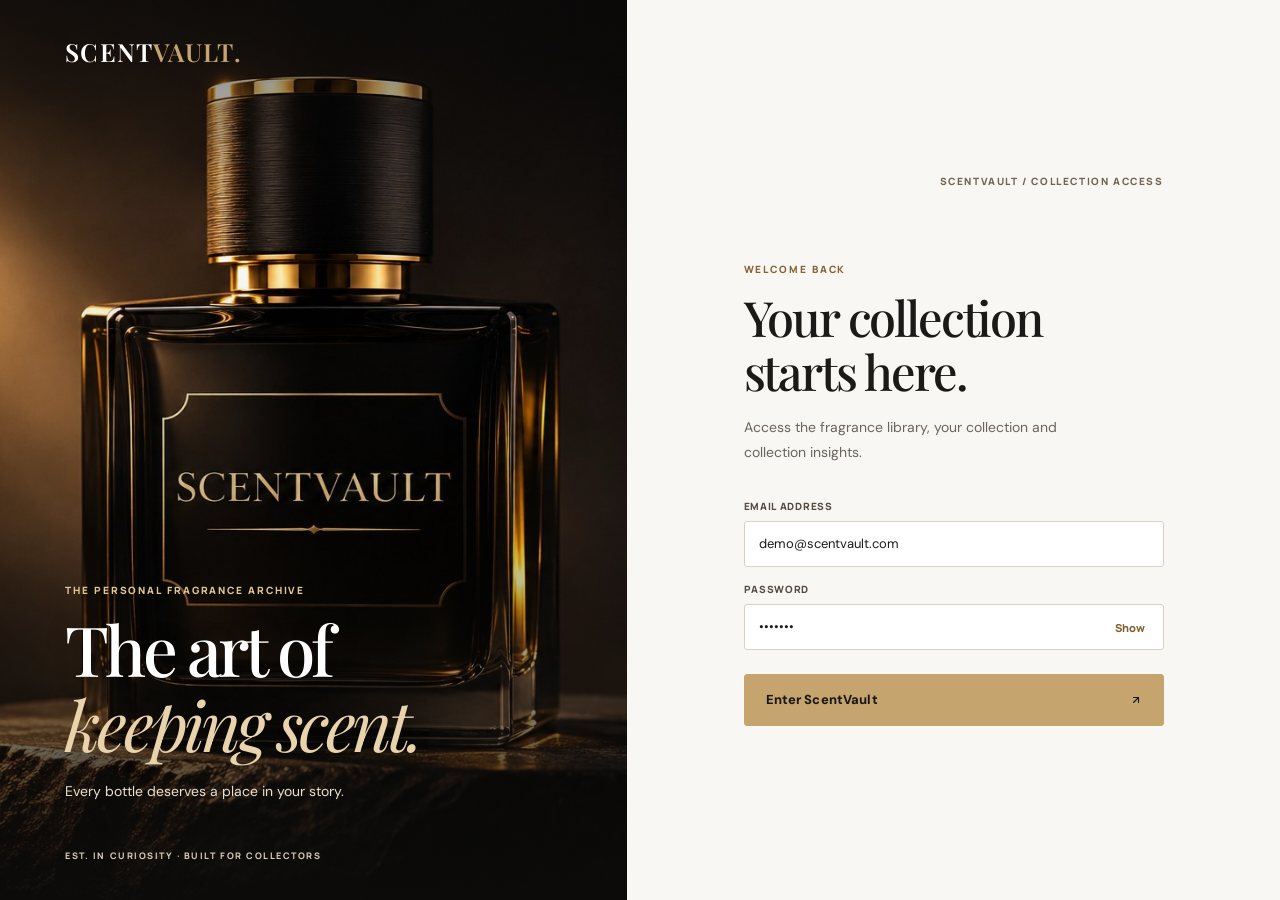
<file: index.html>
<!doctype html>
<html lang="en">
<head>
  <meta charset="utf-8">
  <meta name="viewport" content="width=device-width, initial-scale=1">
  <meta name="description" content="Sign in to explore a curated fragrance collection, catalogue and analytics.">
  <meta name="theme-color" content="#1c1b19">
  <title>Sign In | ScentVault</title>
  <link rel="icon" type="image/svg+xml" href="assets/favicon.svg">
  <link rel="preconnect" href="https://fonts.googleapis.com">
  <link rel="preconnect" href="https://fonts.gstatic.com" crossorigin>
  <link href="https://fonts.googleapis.com/css2?family=DM+Sans:wght@400;500;600;700&family=Manrope:wght@400;500;600;700;800&family=Playfair+Display:wght@400;500;600;700&display=swap" rel="stylesheet">
  <!-- Bootstrap 5: responsive grid, forms, spacing and accessibility utilities. -->
  <link href="css/vendor/bootstrap.min.css" rel="stylesheet">
  <link href="css/style.css?v=2.0-arrow-fix" rel="stylesheet">
</head>
<body class="login-body">
  <main class="login-layout">
    <section class="login-visual" aria-labelledby="loginArtTitle">
      <img class="login-photograph" src="assets/images/scentvault-branded-bottle.jpg" alt="Black luxury fragrance bottle with the SCENTVAULT gold wordmark">
      <div class="visual-shade" aria-hidden="true"></div>
      <a class="brand brand-light login-brand" href="index.html">SCENT<span>VAULT</span><i>.</i></a>
      <div class="login-visual-copy">
        <p class="eyebrow light-label">THE PERSONAL FRAGRANCE ARCHIVE</p>
        <h1 id="loginArtTitle">The art of<br><em>keeping scent.</em></h1>
        <p>Every bottle deserves a place in your story.</p>
      </div>
      <span class="visual-footer">EST. IN CURIOSITY · BUILT FOR COLLECTORS</span>
    </section>
    <section class="login-form-panel" aria-labelledby="signInTitle">
      <div class="login-form-wrap">
        <span class="form-edition">SCENTVAULT / COLLECTION ACCESS</span>
        <p class="eyebrow">WELCOME BACK</p>
        <h2 id="signInTitle">Your collection<br>starts here.</h2>
        <p class="login-subtitle">Access the fragrance library, your collection and collection insights.</p>
        <div class="auth-message d-none" id="authToast" role="alert" aria-live="assertive"></div>
        <form id="loginForm" novalidate autocomplete="off">
          <div class="mb-3"><label class="form-label" for="loginEmail">Email address</label><input class="form-control lux-input" type="email" id="loginEmail" value="demo@scentvault.com" autocomplete="off" required></div>
          <div class="mb-4"><label class="form-label" for="loginPassword">Password</label><div class="password-field"><input class="form-control lux-input" type="password" id="loginPassword" value="demo123" autocomplete="off" required><button id="togglePassword" class="show-password" type="button" aria-pressed="false">Show</button></div></div>
          <button type="submit" class="btn btn-gold w-100 login-submit">Enter ScentVault <span class="sv-arrow" aria-hidden="true"></span></button>
        </form>
      </div>
    </section>
  </main>
  <script src="js/auth.js?v=2.0-arrow-fix"></script>
</body></html>
</file>
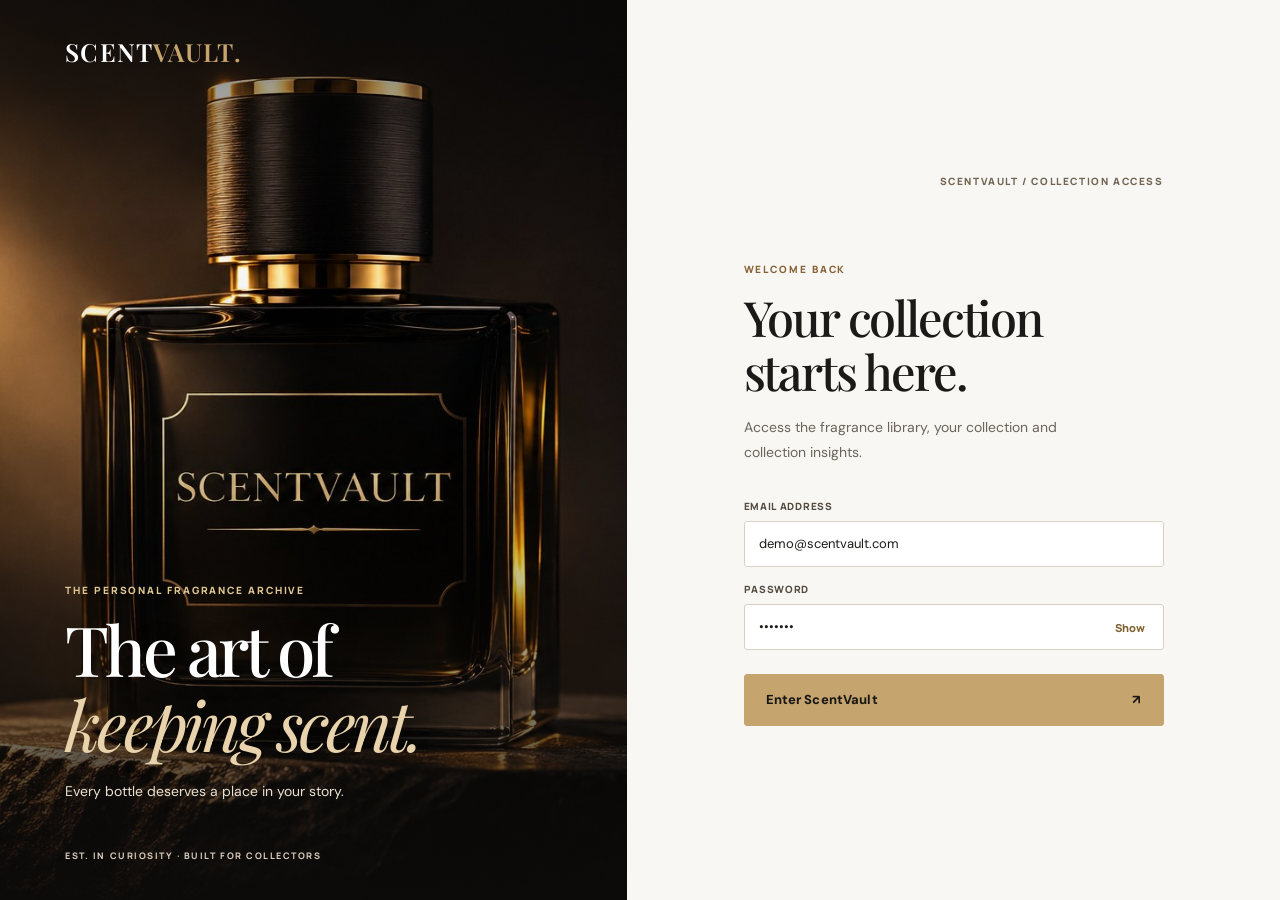
<file: ScentVault_IMS566_GitHubDesktop_Clean/index.html>
<!doctype html>
<html lang="en">
<head>
  <meta charset="utf-8">
  <meta name="viewport" content="width=device-width, initial-scale=1">
  <meta name="description" content="Sign in to explore a curated fragrance collection, catalogue and analytics.">
  <meta name="theme-color" content="#1c1b19">
  <title>Sign In | ScentVault</title>
  <link rel="icon" type="image/svg+xml" href="assets/favicon.svg">
  <link rel="preconnect" href="https://fonts.googleapis.com">
  <link rel="preconnect" href="https://fonts.gstatic.com" crossorigin>
  <link href="https://fonts.googleapis.com/css2?family=DM+Sans:wght@400;500;600;700&family=Manrope:wght@400;500;600;700;800&family=Playfair+Display:wght@400;500;600;700&display=swap" rel="stylesheet">
  <!-- Bootstrap 5: responsive grid, forms, spacing and accessibility utilities. -->
  <link href="css/vendor/bootstrap.min.css" rel="stylesheet">
  <link href="css/style.css?v=2.0-refined" rel="stylesheet">
</head>
<body class="login-body">
  <main class="login-layout">
    <section class="login-visual" aria-labelledby="loginArtTitle">
      <img class="login-photograph" src="assets/images/scentvault-branded-bottle.jpg" alt="Black luxury fragrance bottle with the SCENTVAULT gold wordmark">
      <div class="visual-shade" aria-hidden="true"></div>
      <a class="brand brand-light login-brand" href="index.html">SCENT<span>VAULT</span><i>.</i></a>
      <div class="login-visual-copy">
        <p class="eyebrow light-label">THE PERSONAL FRAGRANCE ARCHIVE</p>
        <h1 id="loginArtTitle">The art of<br><em>keeping scent.</em></h1>
        <p>Every bottle deserves a place in your story.</p>
      </div>
      <span class="visual-footer">EST. IN CURIOSITY · BUILT FOR COLLECTORS</span>
    </section>
    <section class="login-form-panel" aria-labelledby="signInTitle">
      <div class="login-form-wrap">
        <span class="form-edition">SCENTVAULT / COLLECTION ACCESS</span>
        <p class="eyebrow">WELCOME BACK</p>
        <h2 id="signInTitle">Your collection<br>starts here.</h2>
        <p class="login-subtitle">Access the fragrance library, your collection and collection insights.</p>
        <div class="auth-message d-none" id="authToast" role="alert" aria-live="assertive"></div>
        <form id="loginForm" novalidate autocomplete="off">
          <div class="mb-3"><label class="form-label" for="loginEmail">Email address</label><input class="form-control lux-input" type="email" id="loginEmail" value="demo@scentvault.com" autocomplete="off" required></div>
          <div class="mb-4"><label class="form-label" for="loginPassword">Password</label><div class="password-field"><input class="form-control lux-input" type="password" id="loginPassword" value="demo123" autocomplete="off" required><button id="togglePassword" class="show-password" type="button" aria-pressed="false">Show</button></div></div>
          <button type="submit" class="btn btn-gold w-100 login-submit">Enter ScentVault <span aria-hidden="true">↗</span></button>
        </form>
      </div>
    </section>
  </main>
  <script src="js/auth.js?v=1.4"></script>
</body></html>
</file>
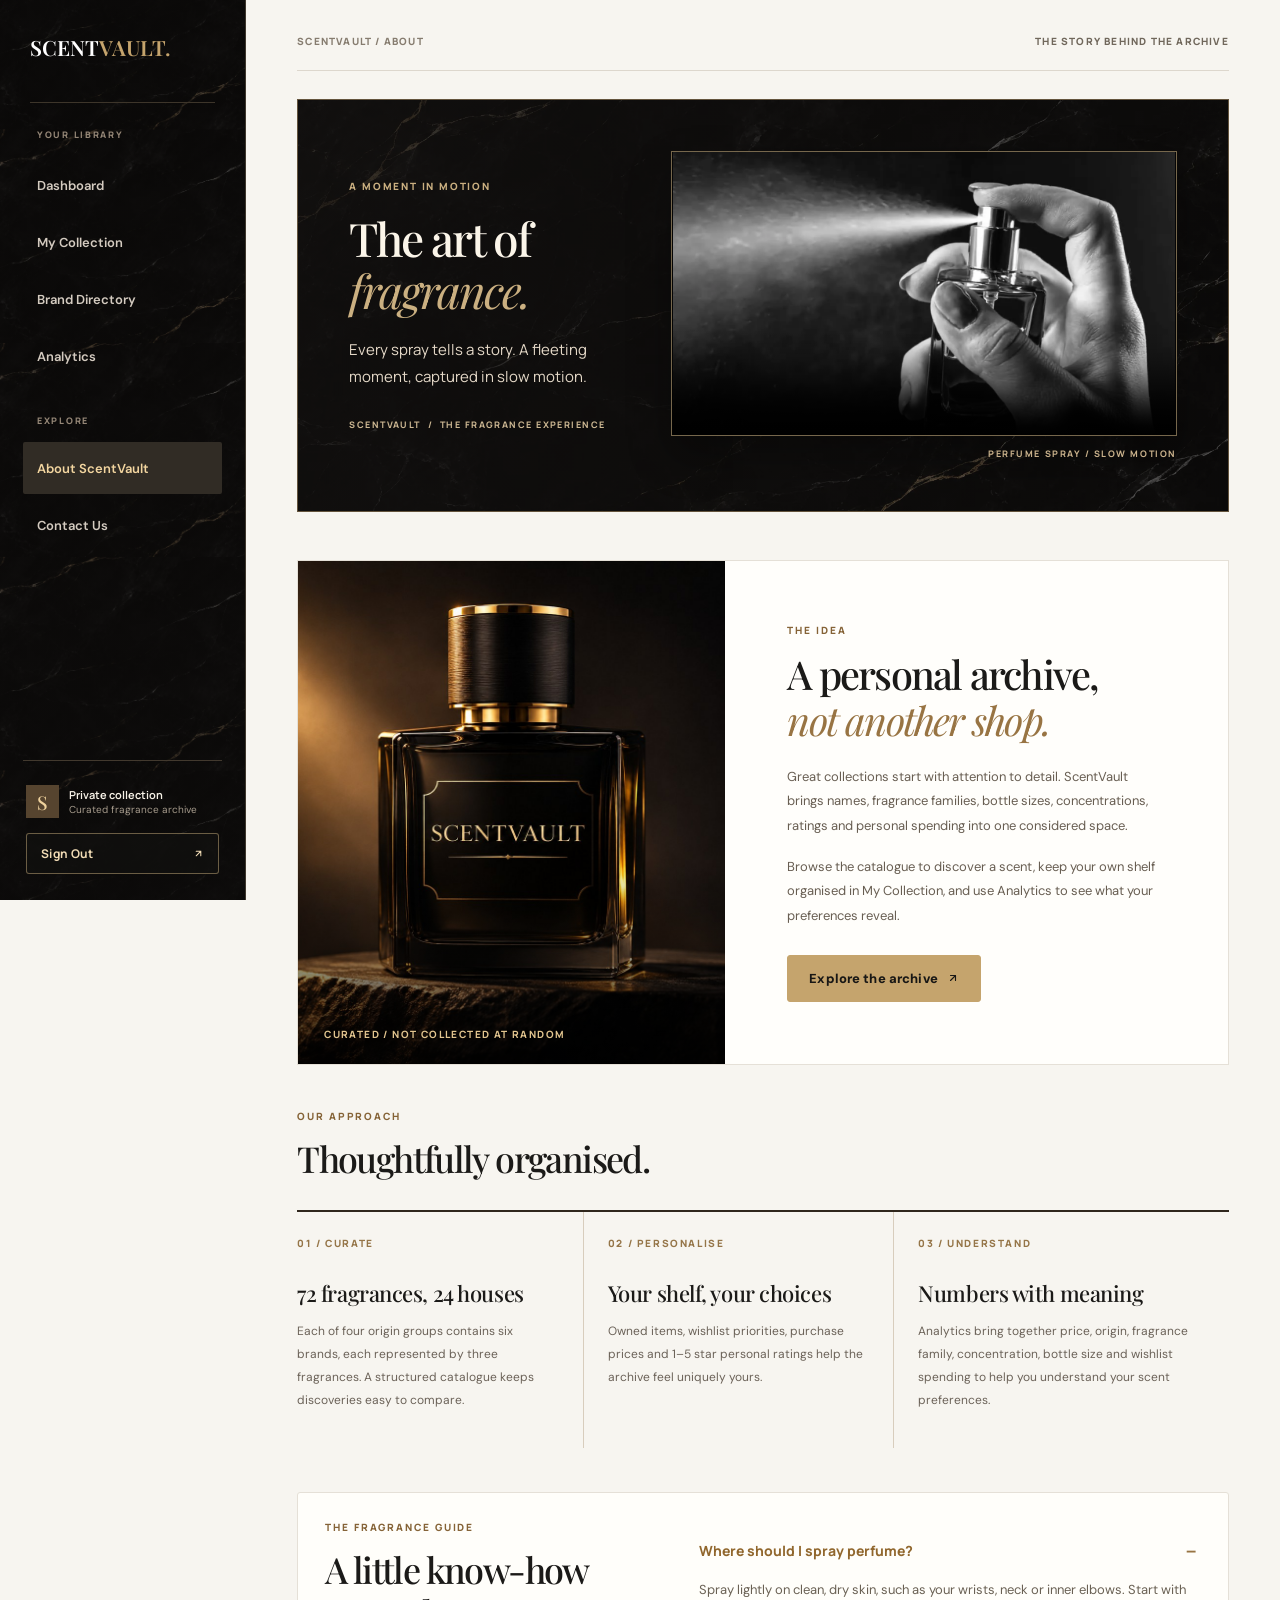
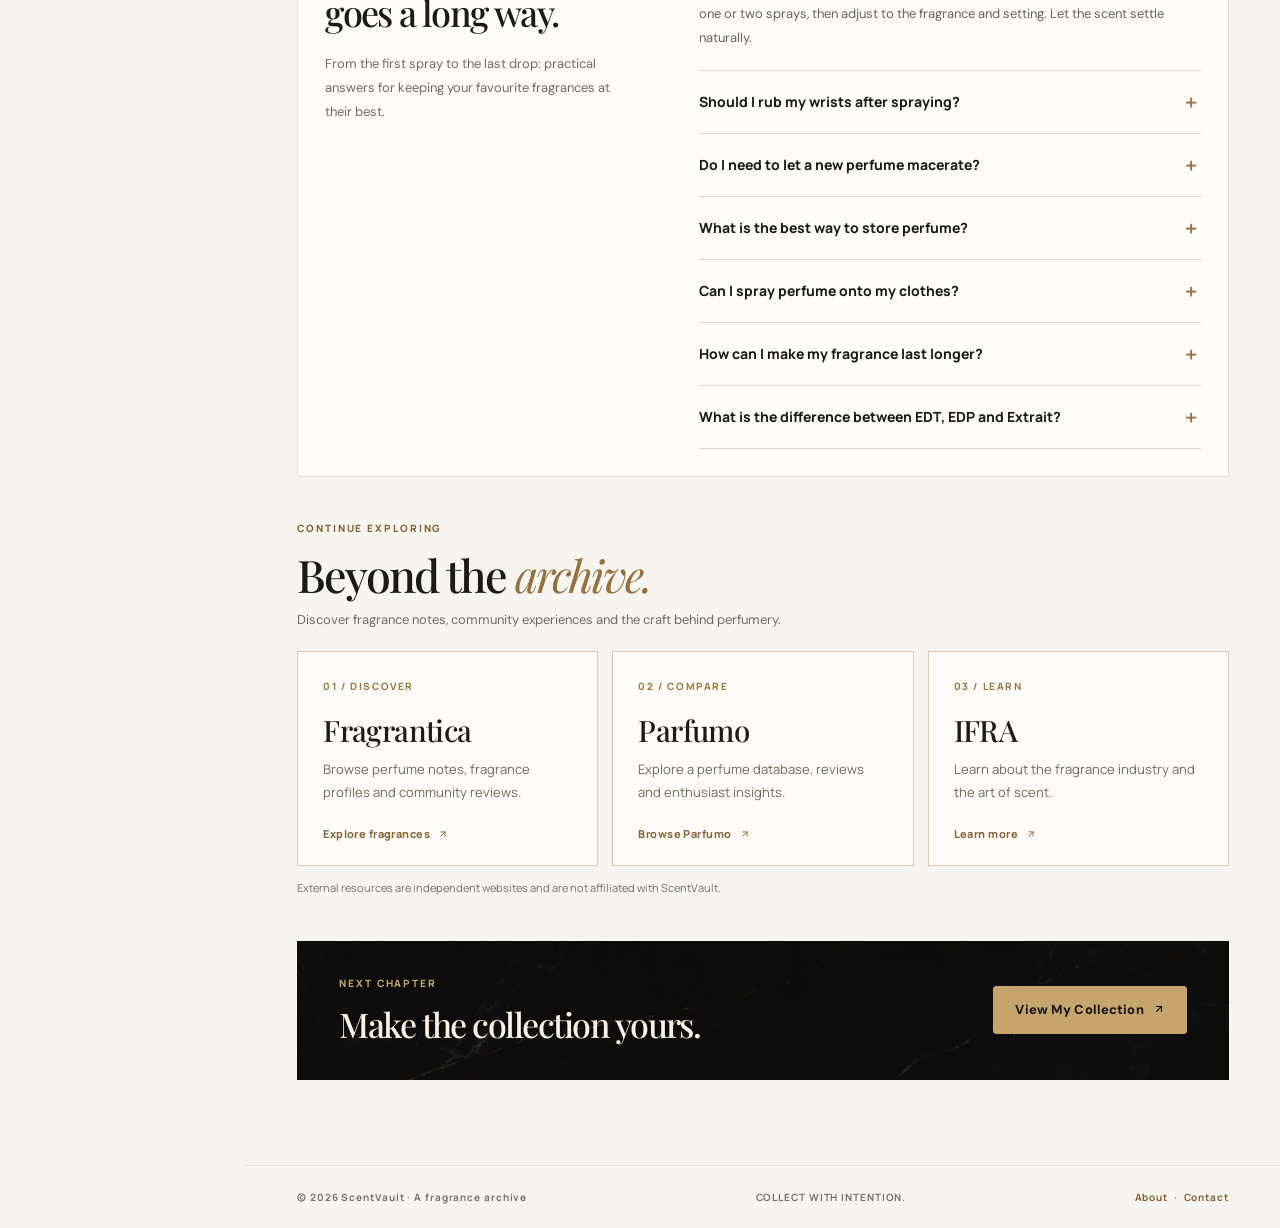
<file: about.html>
<!doctype html>
<html lang="en">
<head>
  <meta charset="utf-8">
  <meta name="viewport" content="width=device-width, initial-scale=1">
  <meta name="description" content="Discover ScentVault, explore your fragrance collection and learn practical perfume care tips.">
  <meta name="theme-color" content="#1c1b19">
  <title>About ScentVault | A Personal Fragrance Archive</title>
  <link rel="icon" type="image/svg+xml" href="assets/favicon.svg">
  <link rel="preconnect" href="https://fonts.googleapis.com">
  <link rel="preconnect" href="https://fonts.gstatic.com" crossorigin>
  <link href="https://fonts.googleapis.com/css2?family=DM+Sans:wght@400;500;600;700&family=Manrope:wght@400;500;600;700;800&family=Playfair+Display:wght@400;500;600;700&display=swap" rel="stylesheet">
  <!-- Bootstrap 5: responsive grid, forms, spacing and accessibility utilities. -->
  <link href="css/vendor/bootstrap.min.css" rel="stylesheet">
  <link href="css/style.css?v=2.5-video-first" rel="stylesheet">
</head>
<body><div id="siteHeader"></div><main class="site-main" id="main-content">
<div class="topline"><span>SCENTVAULT / ABOUT</span><span class="topline-right">THE STORY BEHIND THE ARCHIVE</span></div>

<!-- Locally hosted cinematic perfume-spray video. Native controls provide play/pause, sound and scrub support. -->
<section class="section-space fragrance-film fragrance-film--top" aria-labelledby="fragranceFilmHeading">
  <div class="fragrance-film__intro">
    <p class="eyebrow text-gold">A MOMENT IN MOTION</p>
    <h1 id="fragranceFilmHeading">The art of <em>fragrance.</em></h1>
    <p>Every spray tells a story. A fleeting moment, captured in slow motion.</p>
    <span class="fragrance-film__detail">SCENTVAULT&nbsp; / &nbsp;THE FRAGRANCE EXPERIENCE</span>
  </div>
  <figure class="fragrance-film__media">
    <video class="fragrance-film__video" controls muted playsinline preload="metadata"
      poster="assets/videos/perfume-spray-poster.webp" width="1280" height="720"
      aria-label="Black-and-white slow-motion footage of perfume being sprayed">
      <source src="assets/videos/perfume-spray-slow-motion.mp4" type="video/mp4">
      Your browser does not support HTML video playback.
      <a href="assets/videos/perfume-spray-slow-motion.mp4">Watch the perfume spray video</a>.
    </video>
    <figcaption>PERFUME SPRAY / SLOW MOTION</figcaption>
  </figure>
</section>
<section class="about-editorial" aria-labelledby="aboutMission"><div class="about-photo"><img src="assets/images/scentvault-branded-bottle.jpg" alt="Black luxury perfume bottle with the SCENTVAULT gold insignia" loading="lazy"><span>CURATED / NOT COLLECTED AT RANDOM</span></div><div class="about-story"><p class="eyebrow">THE IDEA</p><h2 id="aboutMission">A personal archive,<br><em>not another shop.</em></h2><p>Great collections start with attention to detail. ScentVault brings names, fragrance families, bottle sizes, concentrations, ratings and personal spending into one considered space.</p><p>Browse the catalogue to discover a scent, keep your own shelf organised in My Collection, and use Analytics to see what your preferences reveal.</p><a href="collection.html#catalogue" class="btn btn-gold">Explore the archive <span class="sv-arrow" aria-hidden="true"></span></a></div></section>
<section class="section-space" aria-labelledby="methodHeading"><div class="section-heading"><div><p class="eyebrow">OUR APPROACH</p><h2 id="methodHeading">Thoughtfully organised.</h2></div></div><div class="method-grid"><article><span>01 / CURATE</span><h3>72 fragrances, 24 houses</h3><p>Each of four origin groups contains six brands, each represented by three fragrances. A structured catalogue keeps discoveries easy to compare.</p></article><article><span>02 / PERSONALISE</span><h3>Your shelf, your choices</h3><p>Owned items, wishlist priorities, purchase prices and 1–5 star personal ratings help the archive feel uniquely yours.</p></article><article><span>03 / UNDERSTAND</span><h3>Numbers with meaning</h3><p>Analytics bring together price, origin, fragrance family, concentration, bottle size and wishlist spending to help you understand your scent preferences.</p></article></div></section>
<!-- Practical fragrance-care FAQ: native details/summary supports mouse, touch and keyboard. -->
<section class="section-space" aria-labelledby="faqHeading">
  <article class="surface-card about-faq">
    <div class="faq-intro">
      <p class="eyebrow">THE FRAGRANCE GUIDE</p>
      <h2 id="faqHeading">A little know-how goes a long way.</h2>
      <p class="muted faq-description">From the first spray to the last drop: practical answers for keeping your favourite fragrances at their best.</p>
    </div>
    <div class="faq-items">
      <details name="scentvault-faq" open><summary>Where should I spray perfume?</summary><p>Spray lightly on clean, dry skin, such as your wrists, neck or inner elbows. Start with one or two sprays, then adjust to the fragrance and setting. Let the scent settle naturally.</p></details>
      <details name="scentvault-faq"><summary>Should I rub my wrists after spraying?</summary><p>No need. Let the fragrance air-dry instead of rubbing your wrists together. This is a simple way to enjoy how the notes develop on your skin.</p></details>
      <details name="scentvault-faq"><summary>Do I need to let a new perfume macerate?</summary><p>Usually not. Maceration is generally a controlled step during perfume production, not something every finished bottle needs at home. Resting a bottle is optional and does not guarantee stronger projection or longer wear.</p></details>
      <details name="scentvault-faq"><summary>What is the best way to store perfume?</summary><p>Keep the bottle tightly closed in a cool, dry and dark place, such as a drawer or wardrobe. Avoid direct sunlight, hot cars, bathroom humidity and frequent temperature changes.</p></details>
      <details name="scentvault-faq"><summary>Can I spray perfume onto my clothes?</summary><p>You can, but test an inconspicuous area first. Some formulas can stain fabrics, so avoid spraying delicate materials such as silk or leather. Follow the garment care instructions.</p></details>
      <details name="scentvault-faq"><summary>How can I make my fragrance last longer?</summary><p>Apply an unscented moisturiser first, allow it to absorb, then spray your usual pulse points. Wear time varies with the formula, your skin and the weather, so reapply sparingly if needed.</p></details>
      <details name="scentvault-faq"><summary>What is the difference between EDT, EDP and Extrait?</summary><p>These names generally indicate different fragrance concentrations. An Eau de Parfum or Extrait is not automatically better or longer-lasting than every Eau de Toilette; the full formula and how it wears on your skin matter too.</p></details>
    </div>
  </article>
</section>

<!-- External reference websites: always open separately from the ScentVault experience. -->
<section class="section-space sv-resources" aria-labelledby="externalResourcesHeading">
  <div class="section-heading sv-resources__heading">
    <div>
      <p class="eyebrow">CONTINUE EXPLORING</p>
      <h2 id="externalResourcesHeading">Beyond the <em>archive.</em></h2>
      <p class="muted">Discover fragrance notes, community experiences and the craft behind perfumery.</p>
    </div>
  </div>
  <div class="sv-resources__grid">
    <a class="sv-resource" href="https://www.fragrantica.com/" target="_blank" rel="noopener noreferrer" aria-label="Explore Fragrantica fragrance reviews (opens in a new tab)">
      <span class="sv-resource__index">01 / DISCOVER</span>
      <h3>Fragrantica</h3>
      <p>Browse perfume notes, fragrance profiles and community reviews.</p>
      <span class="sv-resource__action">Explore fragrances <span class="sv-arrow" aria-hidden="true"></span></span>
    </a>
    <a class="sv-resource" href="https://www.parfumo.com/" target="_blank" rel="noopener noreferrer" aria-label="Explore Parfumo perfume database (opens in a new tab)">
      <span class="sv-resource__index">02 / COMPARE</span>
      <h3>Parfumo</h3>
      <p>Explore a perfume database, reviews and enthusiast insights.</p>
      <span class="sv-resource__action">Browse Parfumo <span class="sv-arrow" aria-hidden="true"></span></span>
    </a>
    <a class="sv-resource" href="https://ifrafragrance.org/about-fragrance" target="_blank" rel="noopener noreferrer" aria-label="Learn about fragrance from IFRA (opens in a new tab)">
      <span class="sv-resource__index">03 / LEARN</span>
      <h3>IFRA</h3>
      <p>Learn about the fragrance industry and the art of scent.</p>
      <span class="sv-resource__action">Learn more <span class="sv-arrow" aria-hidden="true"></span></span>
    </a>
  </div>
  <p class="sv-resources__note">External resources are independent websites and are not affiliated with ScentVault.</p>
</section>
<section class="about-cta"><div><p class="eyebrow text-gold">NEXT CHAPTER</p><h2>Make the collection yours.</h2></div><a class="btn btn-gold" href="collection.html#owned">View My Collection <span class="sv-arrow" aria-hidden="true"></span></a></section>
</main><div id="siteFooter"></div><script src="js/data.js?v=2.0-arrow-fix"></script><script src="js/app.js?v=2.0-arrow-fix"></script></body></html>
</file>
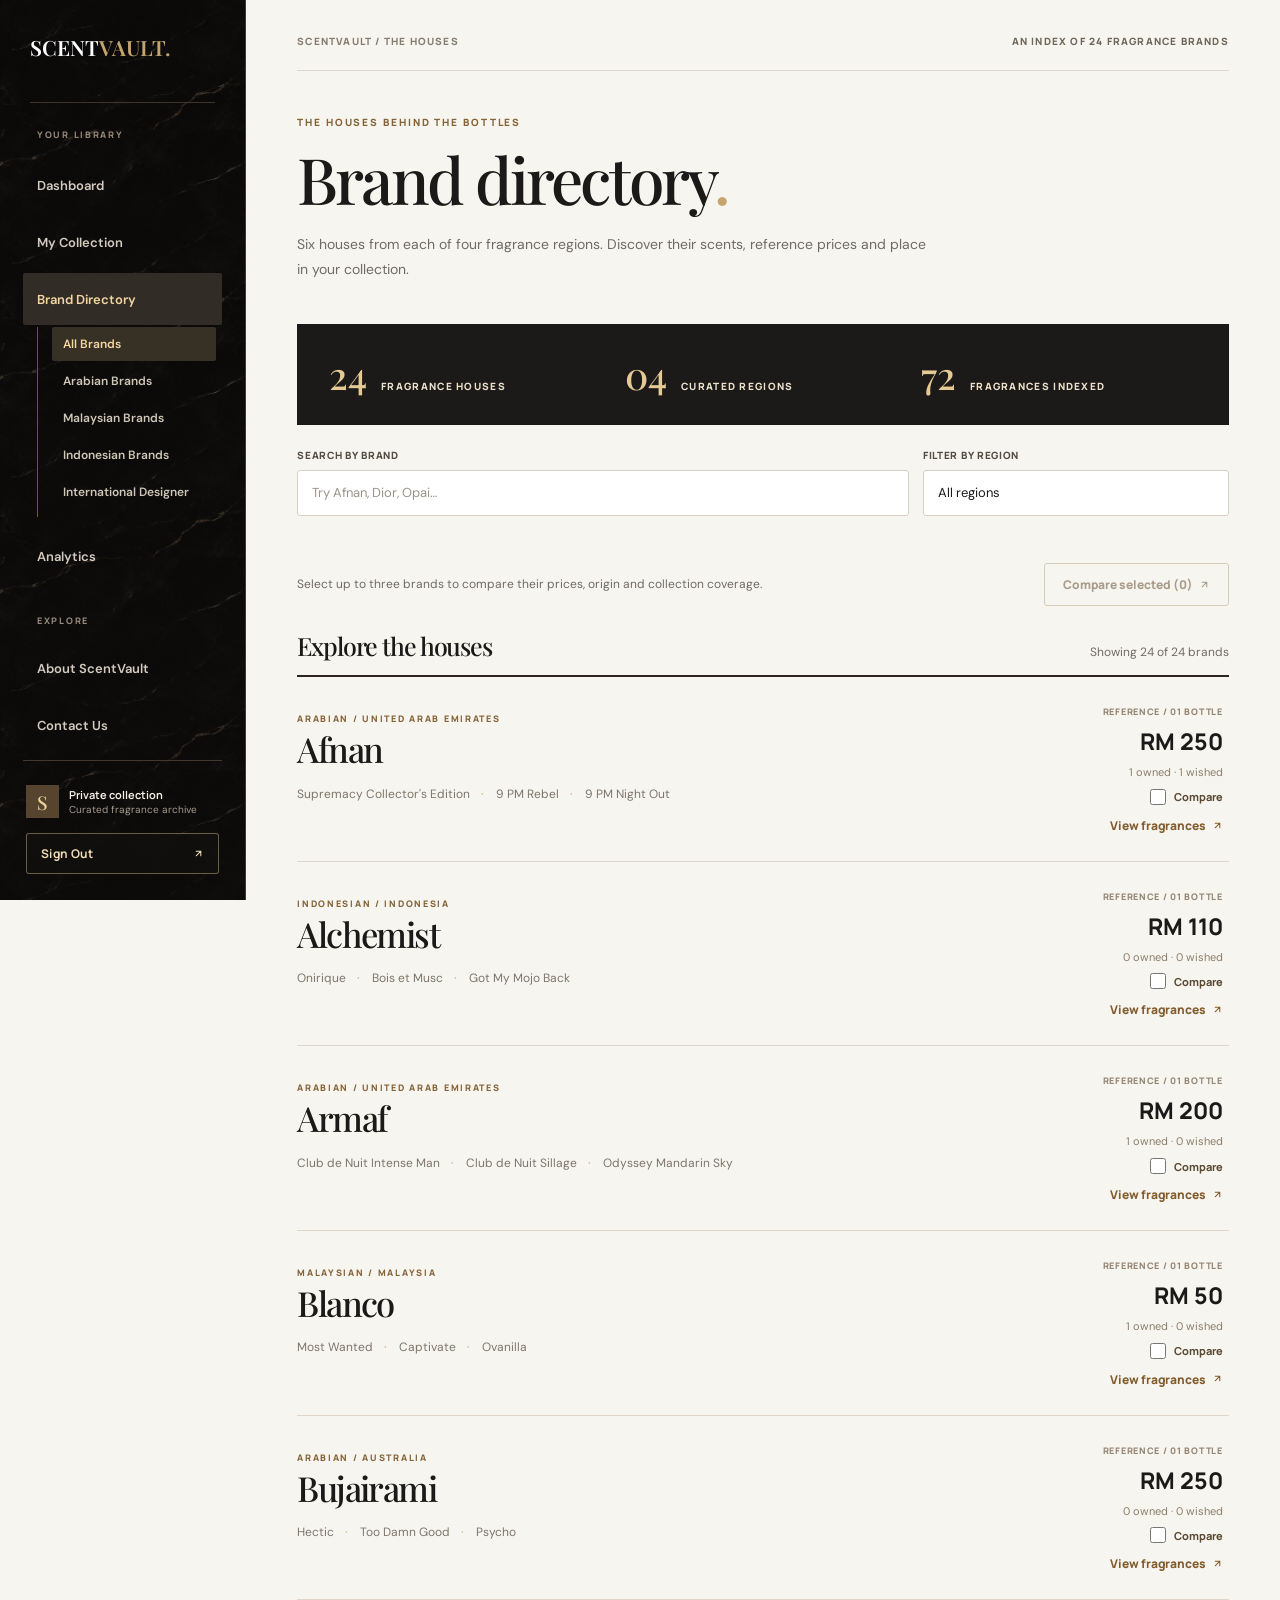
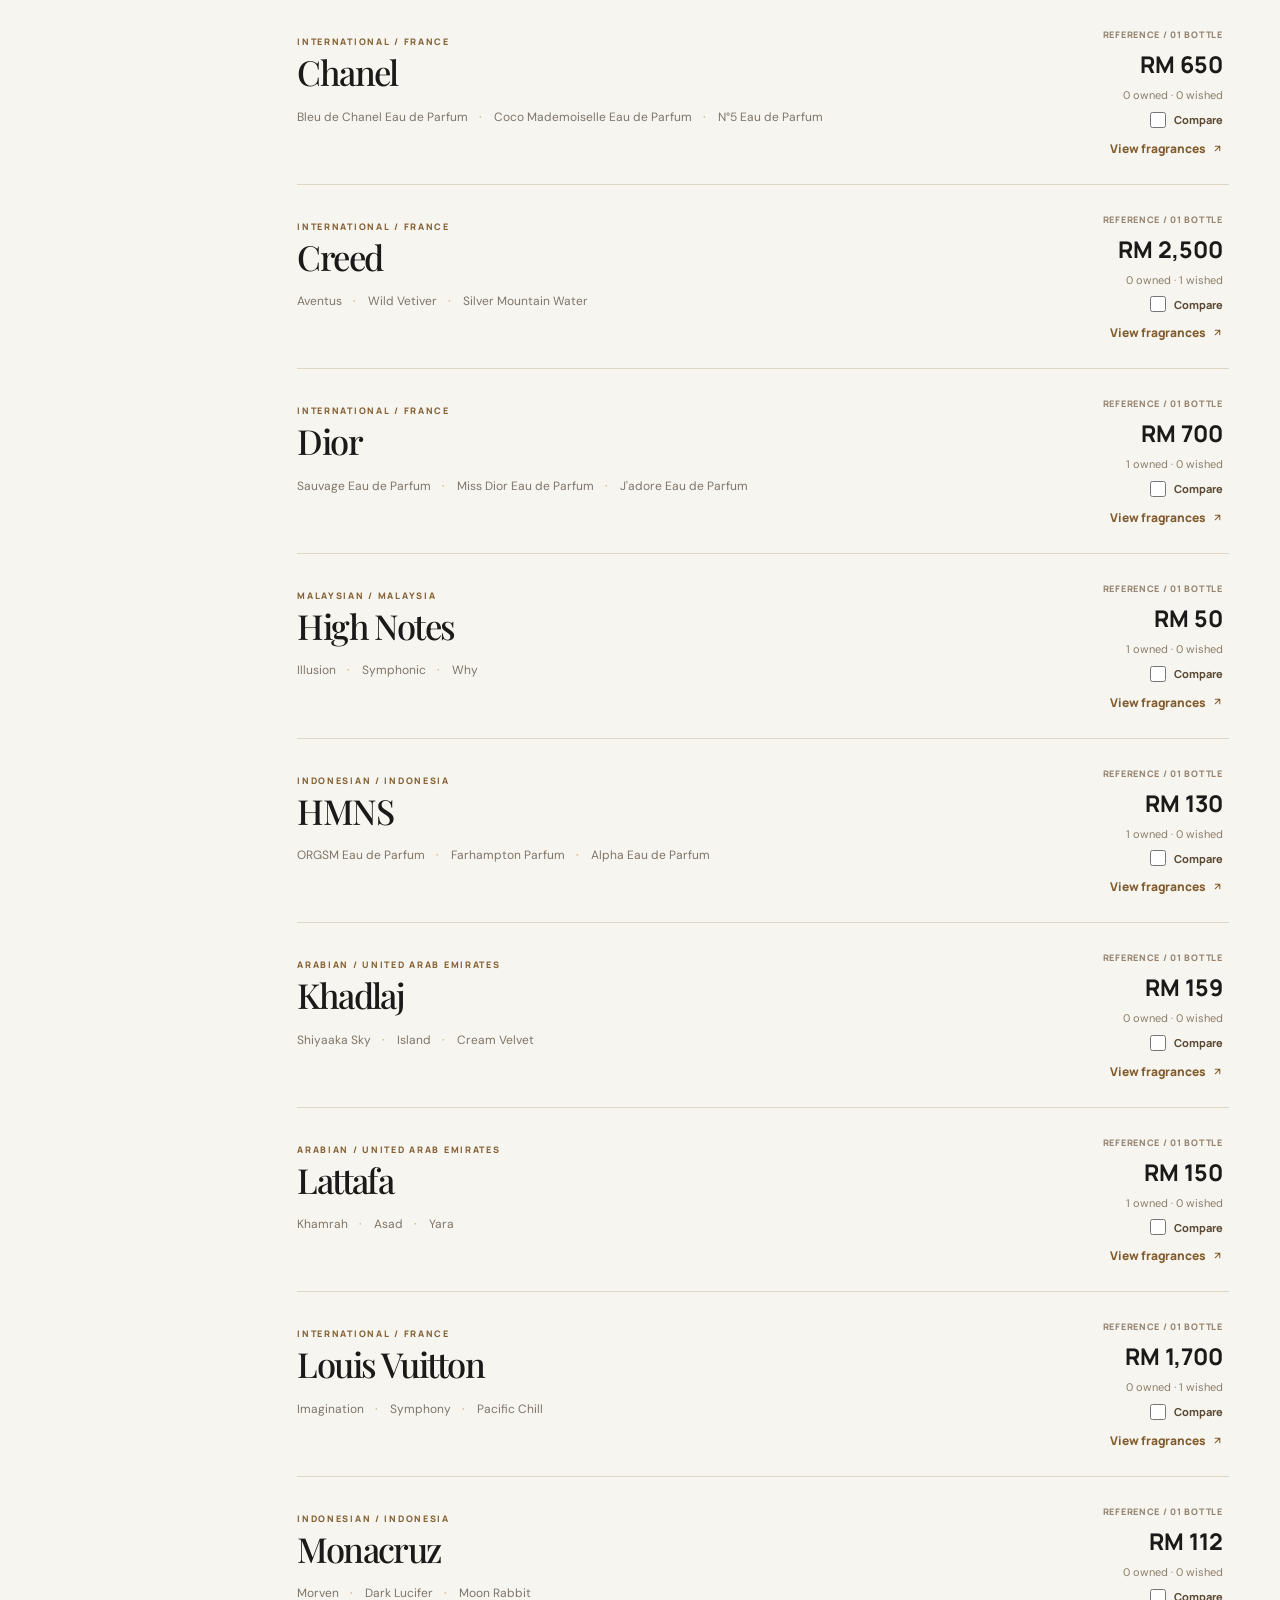
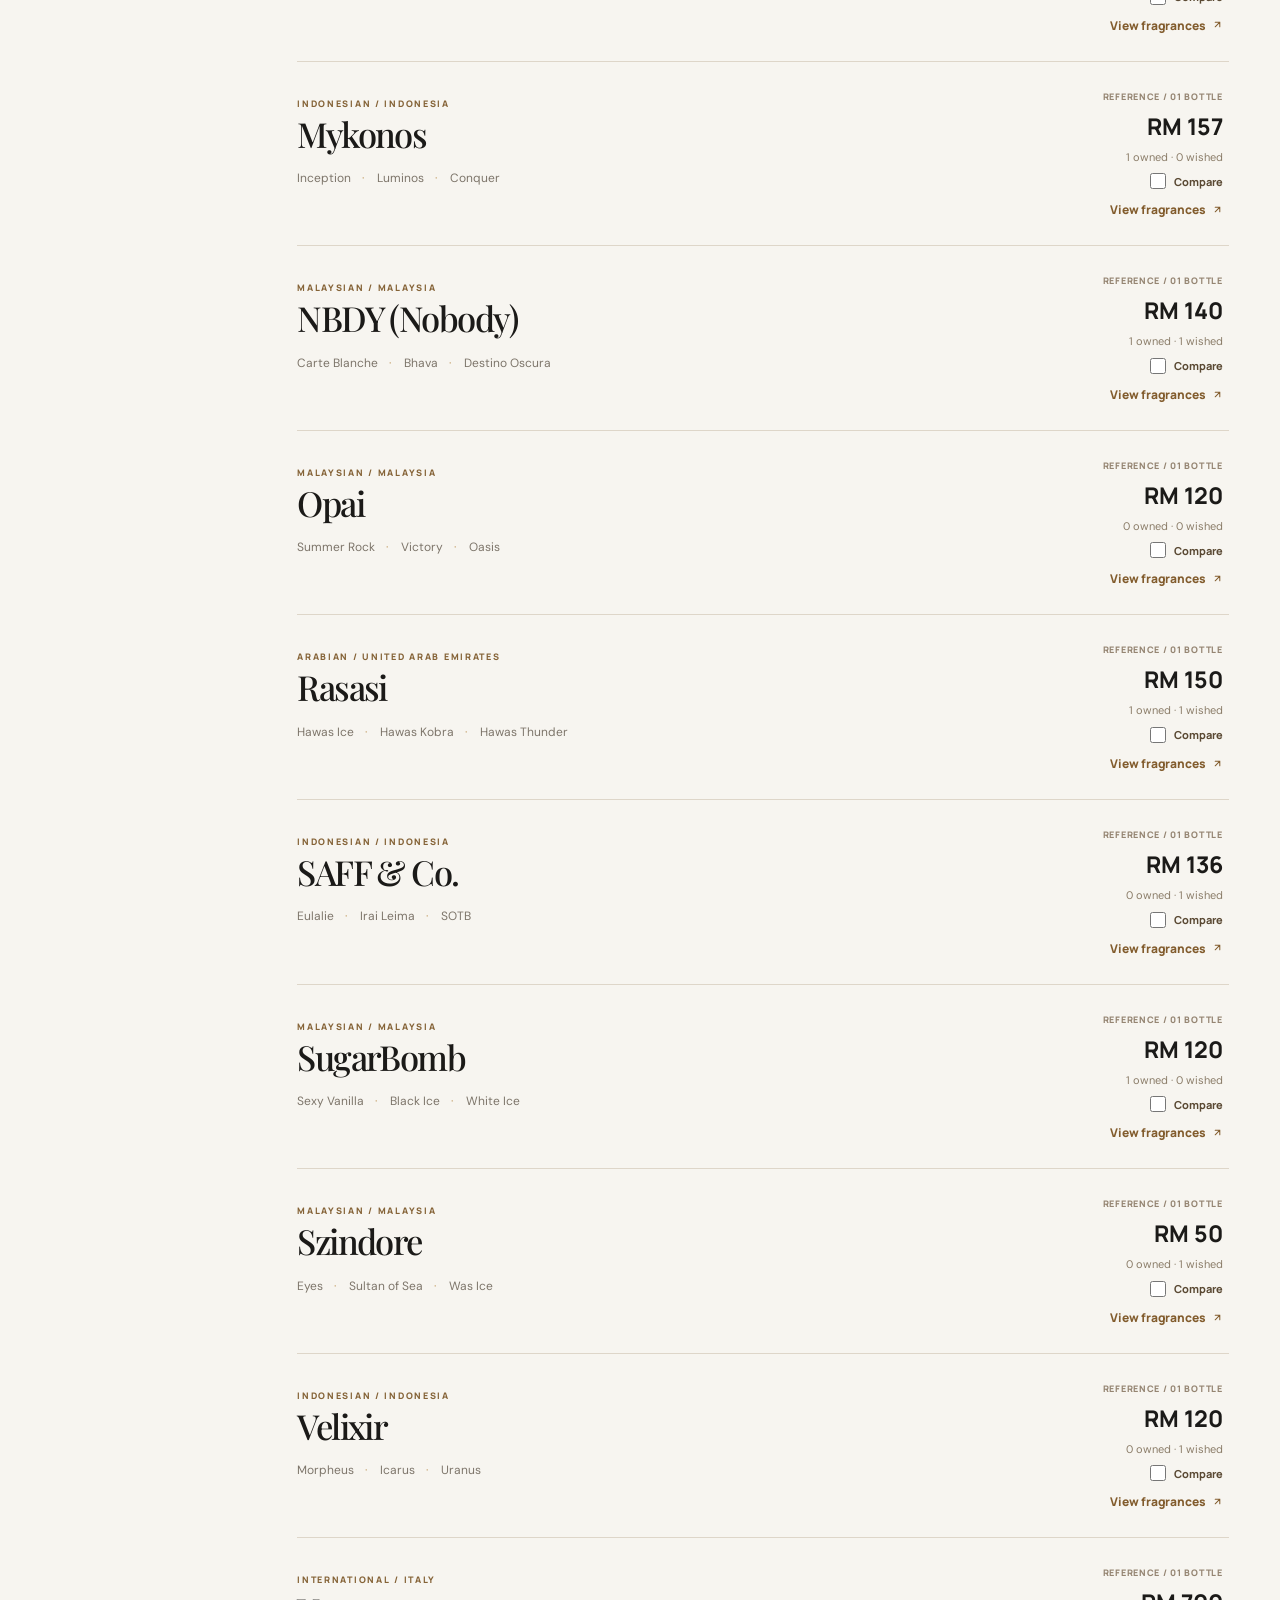
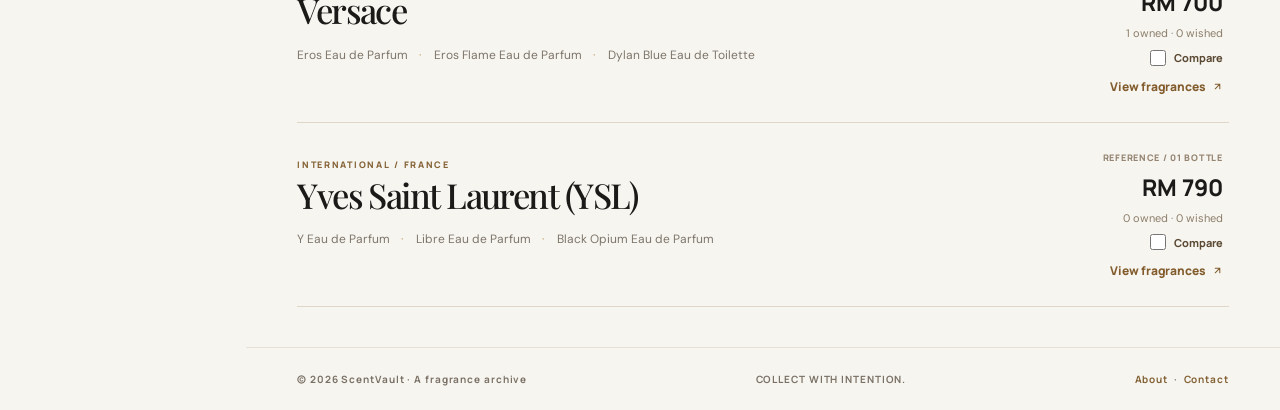
<file: brands.html>
<!doctype html>
<html lang="en">
<head>
  <meta charset="utf-8">
  <meta name="viewport" content="width=device-width, initial-scale=1">
  <meta name="description" content="Browse 24 perfume houses across four fragrance origin groups, each with three curated perfumes.">
  <meta name="theme-color" content="#1c1b19">
  <title>Brand Directory | ScentVault</title>
  <link rel="icon" type="image/svg+xml" href="assets/favicon.svg">
  <link rel="preconnect" href="https://fonts.googleapis.com">
  <link rel="preconnect" href="https://fonts.gstatic.com" crossorigin>
  <link href="https://fonts.googleapis.com/css2?family=DM+Sans:wght@400;500;600;700&family=Manrope:wght@400;500;600;700;800&family=Playfair+Display:wght@400;500;600;700&display=swap" rel="stylesheet">
  <!-- Bootstrap 5: responsive grid, forms, spacing and accessibility utilities. -->
  <link href="css/vendor/bootstrap.min.css" rel="stylesheet">
  <link href="css/style.css?v=2.0-arrow-fix" rel="stylesheet">
</head>
<body><div id="siteHeader"></div><main class="site-main" id="main-content">
  <div class="topline"><span>SCENTVAULT / THE HOUSES</span><span class="topline-right">AN INDEX OF 24 FRAGRANCE BRANDS</span></div>
  <header class="page-intro"><p class="eyebrow">THE HOUSES BEHIND THE BOTTLES</p><h1>Brand directory<span class="heading-dot">.</span></h1><p class="muted">Six houses from each of four fragrance regions. Discover their scents, reference prices and place in your collection.</p></header>
  <section class="directory-intro" aria-label="Directory statistics"><div><strong>24</strong><span>FRAGRANCE HOUSES</span></div><div><strong>04</strong><span>CURATED REGIONS</span></div><div><strong>72</strong><span>FRAGRANCES INDEXED</span></div></section>
  <section class="directory-filter" aria-label="Filter fragrance brands"><div><label class="form-label" for="brandSearch">SEARCH BY BRAND</label><input class="form-control lux-input" id="brandSearch" type="search" placeholder="Try Afnan, Dior, Opai…"></div><div><label class="form-label" for="brandRegion">FILTER BY REGION</label><select class="form-select lux-input" id="brandRegion"><option value="all">All regions</option><option>Arabian</option><option>Malaysian</option><option>Indonesian</option><option value="International">International</option></select></div></section>
  <div class="compare-toolbar"><p class="muted small">Select up to three brands to compare their prices, origin and collection coverage.</p><button type="button" class="btn btn-outline-ink" id="compareBrands" disabled>Compare selected <span id="compareCount">(0)</span> <span class="sv-arrow" aria-hidden="true"></span></button></div>
  <div class="directory-header"><h2>Explore the houses</h2><p id="brandCount" class="muted small" aria-live="polite">24 brands</p></div><section id="brandResults" class="brand-list" aria-label="Fragrance houses"></section>
</main><div id="siteFooter"></div>
<dialog id="compareDialog" class="detail-dialog compare-dialog" aria-labelledby="compareHeading"><div class="detail-dialog-inner"><button type="button" class="dialog-close" id="closeCompare" aria-label="Close brand comparison">×</button><p class="eyebrow">THE FRAGRANCE HOUSES</p><h2 id="compareHeading">Compare brands</h2><div id="compareResults" class="table-scroll"></div></div></dialog><script src="js/data.js?v=2.0-arrow-fix"></script><script src="js/app.js?v=2.0-arrow-fix"></script><script src="js/brands.js?v=2.0-arrow-fix"></script>
</body></html>
</file>
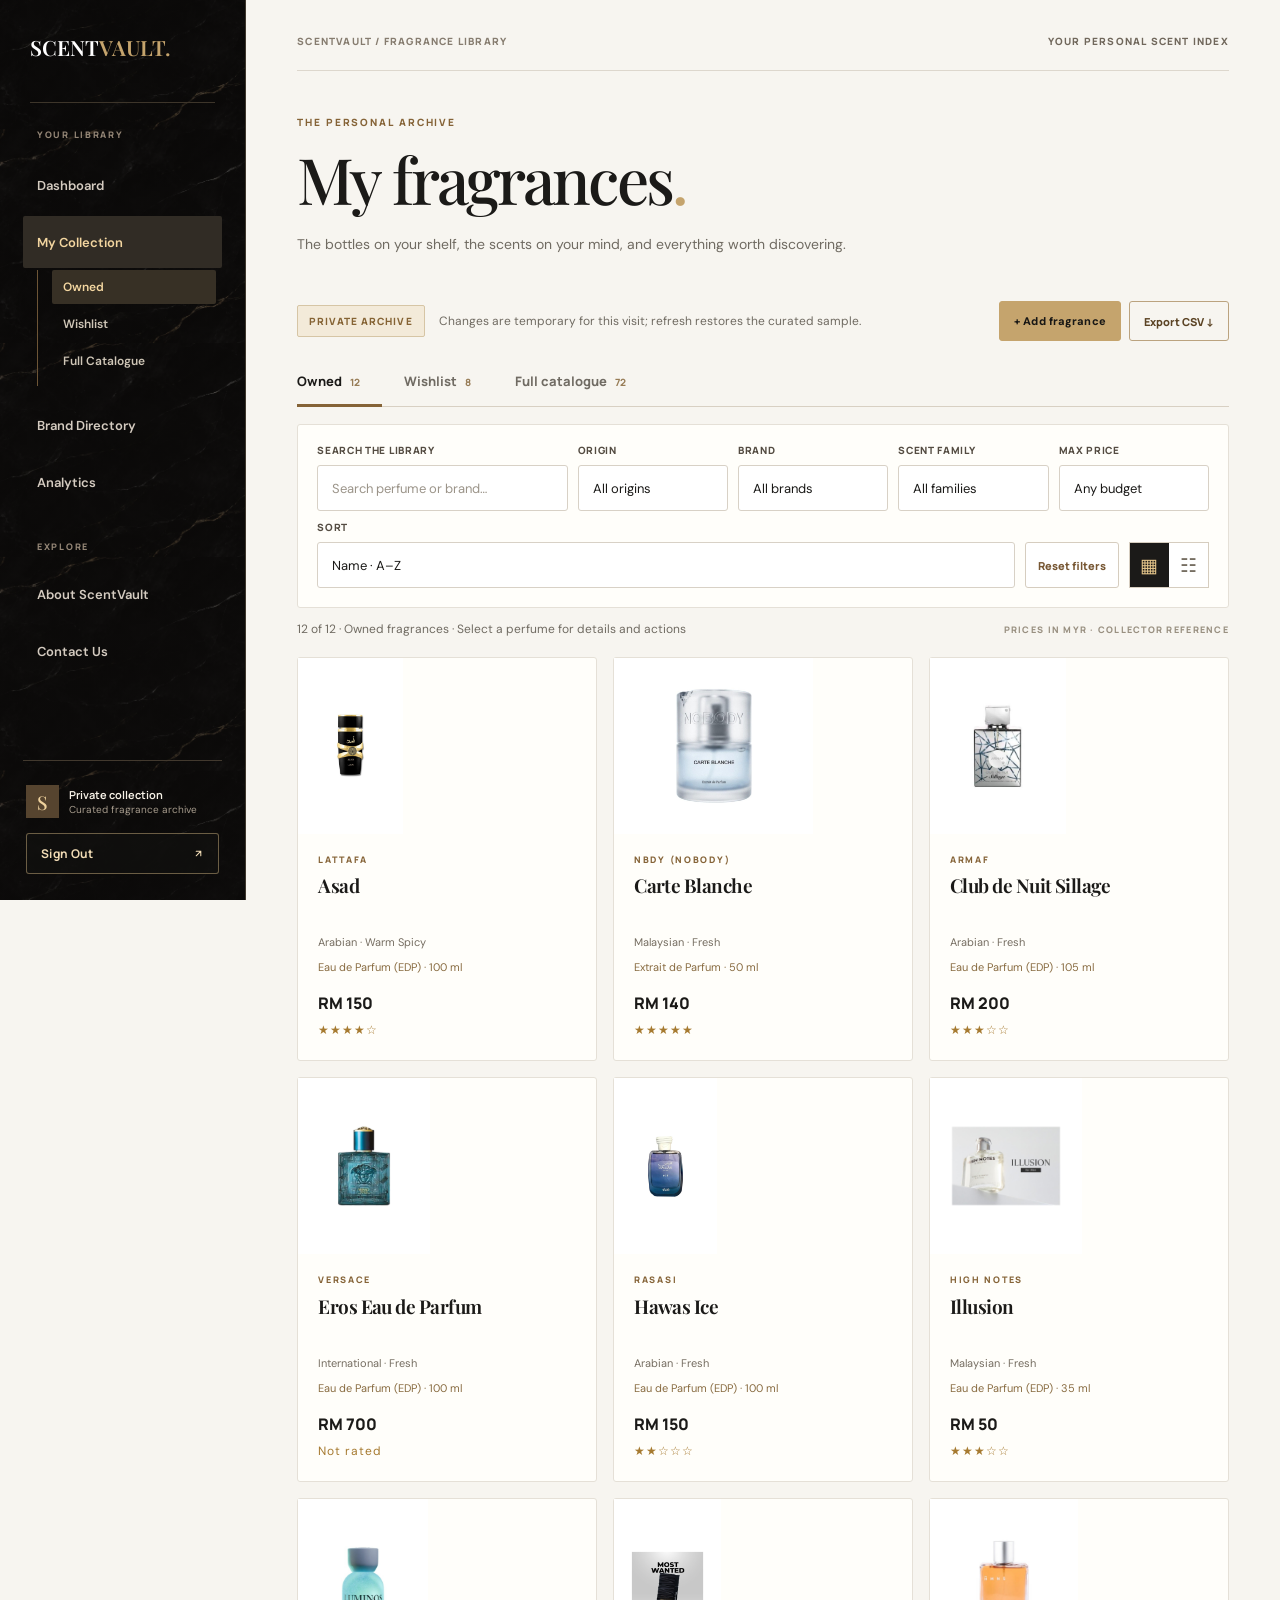
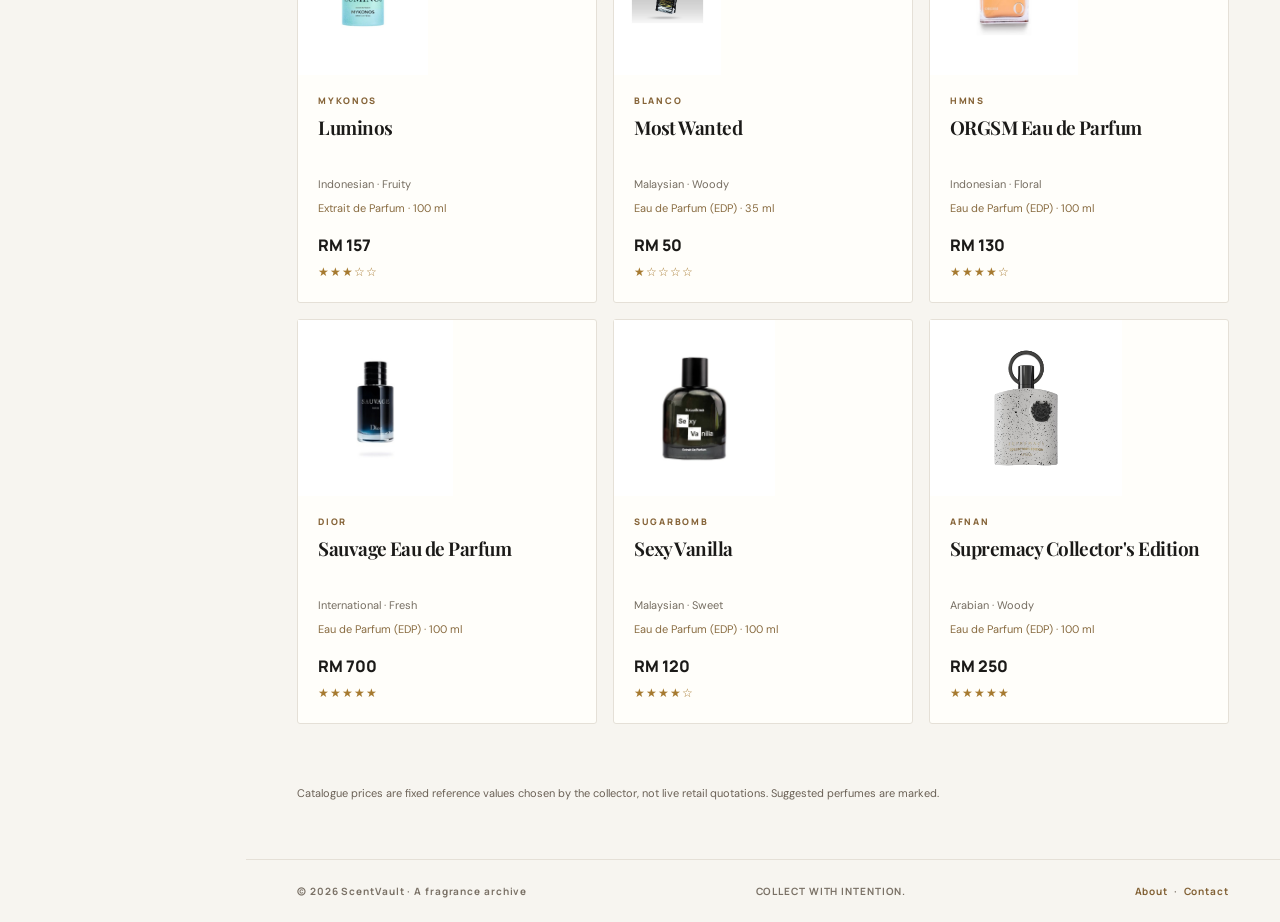
<file: collection.html>
<!doctype html>
<html lang="en">
<head>
  <meta charset="utf-8">
  <meta name="viewport" content="width=device-width, initial-scale=1">
  <meta name="description" content="Explore owned fragrances, wishlist items and the 72-fragrance catalogue with detailed variants.">
  <meta name="theme-color" content="#1c1b19">
  <title>My Collection | ScentVault</title>
  <link rel="icon" type="image/svg+xml" href="assets/favicon.svg">
  <link rel="preconnect" href="https://fonts.googleapis.com">
  <link rel="preconnect" href="https://fonts.gstatic.com" crossorigin>
  <link href="https://fonts.googleapis.com/css2?family=DM+Sans:wght@400;500;600;700&family=Manrope:wght@400;500;600;700;800&family=Playfair+Display:wght@400;500;600;700&display=swap" rel="stylesheet">
  <!-- Bootstrap 5: responsive grid, forms, spacing and accessibility utilities. -->
  <link href="css/vendor/bootstrap.min.css" rel="stylesheet">
  <link href="css/style.css?v=2.0-arrow-fix" rel="stylesheet">
</head>
<body><div id="siteHeader"></div><main class="site-main" id="main-content">
  <div class="topline"><span>SCENTVAULT / FRAGRANCE LIBRARY</span><span class="topline-right">YOUR PERSONAL SCENT INDEX</span></div>
  <header class="page-intro"><p class="eyebrow">THE PERSONAL ARCHIVE</p><h1>My fragrances<span class="heading-dot">.</span></h1><p class="muted">The bottles on your shelf, the scents on your mind, and everything worth discovering.</p></header>
  <div class="collection-action-bar"><div><span class="data-tag">PRIVATE ARCHIVE</span><p class="muted small">Changes are temporary for this visit; refresh restores the curated sample.</p></div><div class="collection-action-buttons"><button class="btn btn-gold" type="button" id="addPerfumeBtn">+ Add fragrance</button><button class="btn btn-outline-ink" type="button" id="exportCollectionBtn">Export CSV ↓</button></div></div>
  <div class="tab-bar" role="tablist" aria-label="Fragrance collections"><button type="button" class="tab-button active" data-tab="owned" role="tab" aria-selected="true">Owned <span class="tab-count">12</span></button><button type="button" class="tab-button" data-tab="wishlist" role="tab" aria-selected="false">Wishlist <span class="tab-count">8</span></button><button type="button" class="tab-button" data-tab="catalogue" role="tab" aria-selected="false">Full catalogue <span class="tab-count">72</span></button></div>
  <section class="surface-card collection-tools" aria-label="Browse and filter fragrances">
    <div class="tool-primary"><label for="collectionSearch" class="form-label">SEARCH THE LIBRARY</label><input class="form-control lux-input" type="search" id="collectionSearch" placeholder="Search perfume or brand…"></div>
    <div class="tool-control"><label class="form-label" for="originSelect">ORIGIN</label><select class="form-select lux-input" id="originSelect"><option value="all">All origins</option><option>Arabian</option><option>Malaysian</option><option>Indonesian</option><option value="International">International</option></select></div>
    <div class="tool-control"><label class="form-label" for="brandSelect">BRAND</label><select class="form-select lux-input" id="brandSelect"><option value="all">All brands</option></select></div>
    <div class="tool-control"><label class="form-label" for="categorySelect">SCENT FAMILY</label><select class="form-select lux-input" id="categorySelect"><option value="all">All families</option></select></div>
    <div class="tool-control"><label class="form-label" for="priceMaxSelect">MAX PRICE</label><select class="form-select lux-input" id="priceMaxSelect"><option value="all">Any budget</option><option value="100">Up to RM100</option><option value="300">Up to RM300</option><option value="800">Up to RM800</option><option value="1000">Up to RM1,000</option><option value="2500">Up to RM2,500</option></select></div>
    <div class="tool-control"><label class="form-label" for="sortSelect">SORT</label><select class="form-select lux-input" id="sortSelect"><option value="name">Name · A–Z</option><option value="brand">Brand · A–Z</option><option value="category">Scent family</option><option value="price-low">Price · low first</option><option value="price-high">Price · high first</option></select></div>
    <div class="tool-last"><button type="button" id="clearFilters" class="filter-reset">Reset filters</button><div class="view-switch" role="group" aria-label="Collection view"><button type="button" class="active" data-view="grid" aria-pressed="true" aria-label="Grid view">▦</button><button type="button" data-view="table" aria-pressed="false" aria-label="Table view">☷</button></div></div>
  </section>
  <div class="list-meta"><p id="listDescription" class="muted small" aria-live="polite"></p><span>PRICES IN MYR · COLLECTOR REFERENCE</span></div>
  <section id="collectionResults" aria-label="Fragrance results"></section><nav id="collectionPagination" class="catalogue-pagination" aria-label="Catalogue pagination"></nav>
  <p class="section-footnote">Catalogue prices are fixed reference values chosen by the collector, not live retail quotations. Suggested perfumes are marked.</p>
</main><div id="siteFooter"></div>
<dialog id="detailDialog" class="detail-dialog" aria-labelledby="detailHeading"><div class="detail-dialog-inner"><button type="button" id="closeDetails" class="dialog-close" aria-label="Close perfume details">×</button><div id="detailContent"></div></div></dialog>
<dialog id="editDialog" class="detail-dialog edit-dialog" aria-labelledby="editHeading"><form id="editForm" class="detail-dialog-inner" novalidate><button type="button" class="dialog-close" id="closeEdit" aria-label="Close fragrance form">×</button><p class="eyebrow">YOUR PERSONAL ARCHIVE</p><h2 id="editHeading">Add a fragrance</h2><p class="muted small" id="editLead">Choose a fragrance from the catalogue, then personalise your entry.</p>
  <input type="hidden" id="editMode" value="owned"><input type="hidden" id="editId">
  <div class="form-field"><label for="editCatalogue" class="form-label">FRAGRANCE</label><select id="editCatalogue" class="form-select lux-input" required></select></div>
  <div class="form-grid-2"><div class="form-field"><label for="editPrice" class="form-label">PURCHASE PRICE (RM)</label><input id="editPrice" type="number" class="form-control lux-input" required min="0" step="0.01"></div><div class="form-field"><label for="editDate" class="form-label">DATE ACQUIRED</label><input id="editDate" type="date" class="form-control lux-input"></div></div>
  <div class="form-grid-2"><div class="form-field"><label for="editRating" class="form-label">PERSONAL RATING</label><select id="editRating" class="form-select lux-input"><option value="">Not rated</option><option value="1">★ 1 / 5</option><option value="2">★★ 2 / 5</option><option value="3">★★★ 3 / 5</option><option value="4">★★★★ 4 / 5</option><option value="5">★★★★★ 5 / 5</option></select></div><div class="form-field"><label for="editPriority" class="form-label">WISHLIST PRIORITY</label><select id="editPriority" class="form-select lux-input"><option>Medium</option><option>High</option><option>Low</option></select></div></div>
  <div class="form-field"><label for="editNotes" class="form-label">PERSONAL NOTE (OPTIONAL)</label><textarea id="editNotes" class="form-control lux-input" rows="3" maxlength="400" placeholder="What makes this fragrance memorable?"></textarea></div>
  <label class="check-label" id="favoriteWrapper"><input id="editFavorite" type="checkbox"> Add to favourites</label>
  <div id="editError" class="auth-message d-none" role="alert"></div>
  <div class="modal-actions"><button type="button" class="btn btn-outline-ink" id="cancelEdit">Cancel</button><button type="submit" class="btn btn-gold" id="saveEdit">Save fragrance →</button></div></form></dialog>
  <script src="js/data.js?v=2.0-arrow-fix"></script><script src="js/app.js?v=2.0-arrow-fix"></script><script src="js/collection.js?v=2.0-arrow-fix"></script>
</body></html>
</file>
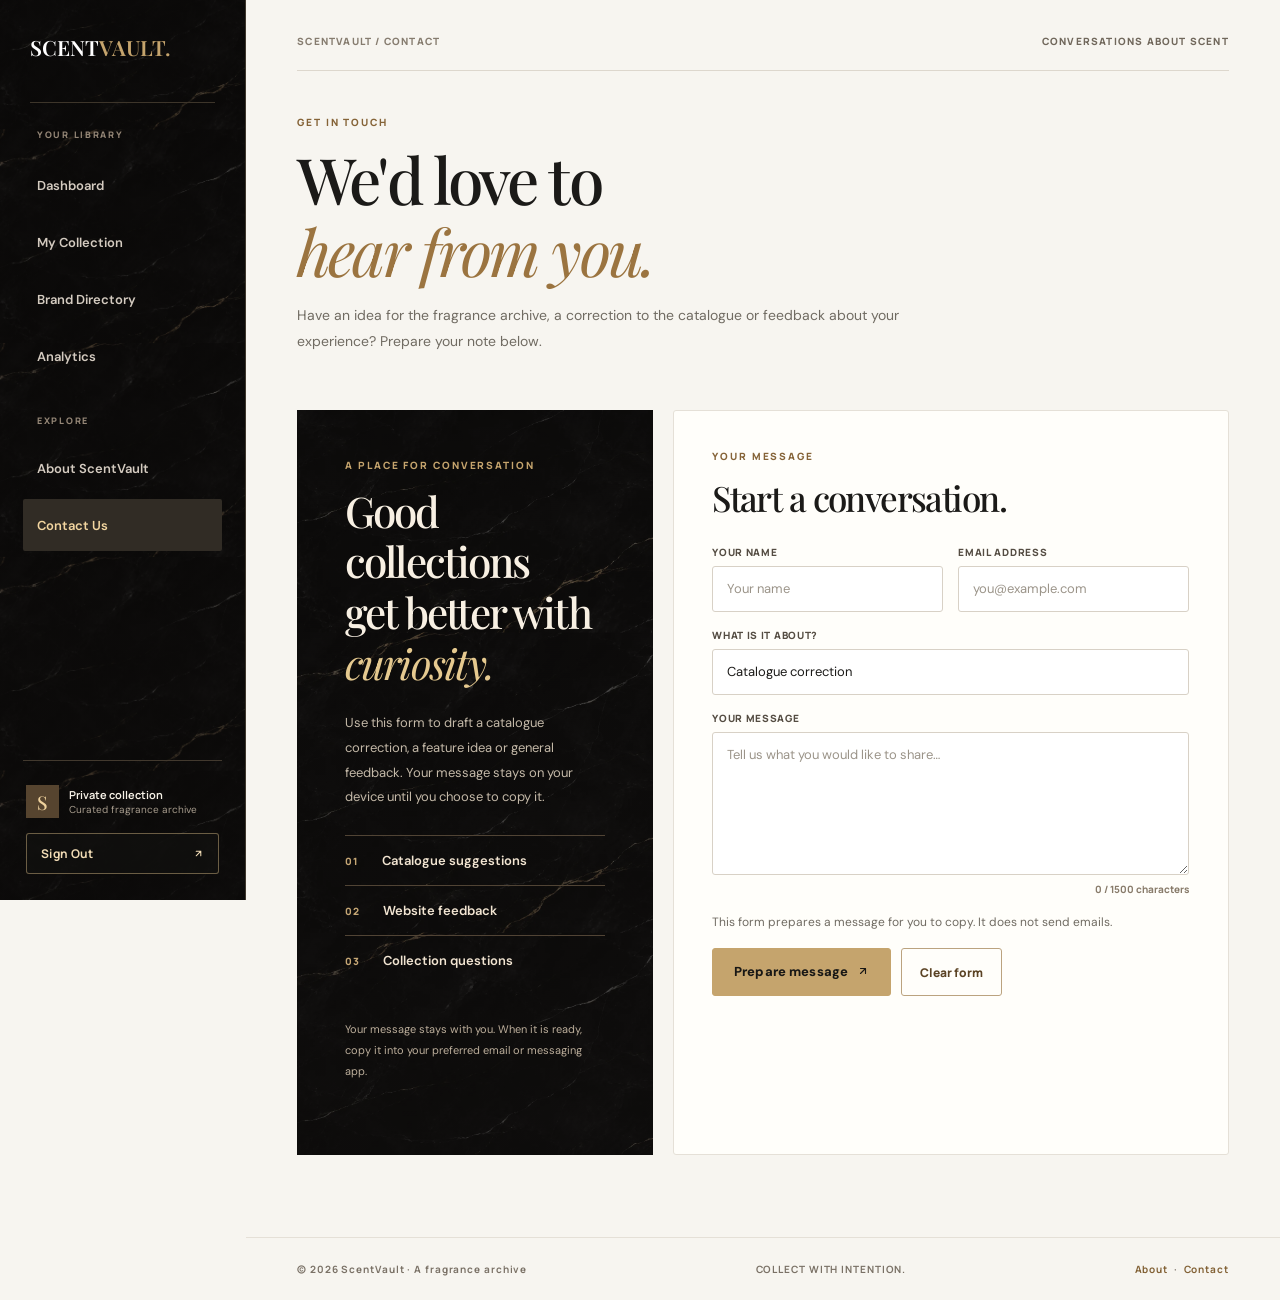
<file: contact.html>
<!doctype html>
<html lang="en">
<head>
  <meta charset="utf-8">
  <meta name="viewport" content="width=device-width, initial-scale=1">
  <meta name="description" content="Prepare an enquiry or feedback for the ScentVault fragrance archive.">
  <meta name="theme-color" content="#1c1b19">
  <title>Contact Us | ScentVault</title>
  <link rel="icon" type="image/svg+xml" href="assets/favicon.svg">
  <link rel="preconnect" href="https://fonts.googleapis.com">
  <link rel="preconnect" href="https://fonts.gstatic.com" crossorigin>
  <link href="https://fonts.googleapis.com/css2?family=DM+Sans:wght@400;500;600;700&family=Manrope:wght@400;500;600;700;800&family=Playfair+Display:wght@400;500;600;700&display=swap" rel="stylesheet">
  <!-- Bootstrap 5: responsive grid, forms, spacing and accessibility utilities. -->
  <link href="css/vendor/bootstrap.min.css" rel="stylesheet">
  <link href="css/style.css?v=2.0-arrow-fix" rel="stylesheet">
</head>
<body><div id="siteHeader"></div><main class="site-main" id="main-content">
<div class="topline"><span>SCENTVAULT / CONTACT</span><span class="topline-right">CONVERSATIONS ABOUT SCENT</span></div>
<header class="page-intro"><p class="eyebrow">GET IN TOUCH</p><h1>We'd love to<br><em>hear from you.</em></h1><p class="muted">Have an idea for the fragrance archive, a correction to the catalogue or feedback about your experience? Prepare your note below.</p></header>
<section class="contact-layout" aria-labelledby="contactHeading"><div class="contact-aside"><p class="eyebrow text-gold">A PLACE FOR CONVERSATION</p><h2 id="contactHeading">Good collections<br>get better with<br><em>curiosity.</em></h2><p>Use this form to draft a catalogue correction, a feature idea or general feedback. Your message stays on your device until you choose to copy it.</p><div class="contact-topic">01 <span>Catalogue suggestions</span></div><div class="contact-topic">02 <span>Website feedback</span></div><div class="contact-topic">03 <span>Collection questions</span></div><p class="contact-aside-note">Your message stays with you. When it is ready, copy it into your preferred email or messaging app.</p></div>
<article class="surface-card contact-form-card"><p class="eyebrow">YOUR MESSAGE</p><h2>Start a conversation.</h2><form id="contactForm" novalidate><div class="form-grid-2"><div class="form-field"><label class="form-label" for="contactName">YOUR NAME</label><input id="contactName" class="form-control lux-input" type="text" maxlength="80" required placeholder="Your name"></div><div class="form-field"><label class="form-label" for="contactEmail">EMAIL ADDRESS</label><input id="contactEmail" class="form-control lux-input" type="email" maxlength="120" required placeholder="you@example.com"></div></div><div class="form-field"><label class="form-label" for="contactTopic">WHAT IS IT ABOUT?</label><select id="contactTopic" class="form-select lux-input"><option>Catalogue correction</option><option>Website feedback</option><option>Feature suggestion</option><option>General enquiry</option></select></div><div class="form-field"><label class="form-label" for="contactMessage">YOUR MESSAGE</label><textarea id="contactMessage" class="form-control lux-input" rows="6" minlength="10" maxlength="1500" required placeholder="Tell us what you would like to share…"></textarea><div class="char-counter" id="messageCount">0 / 1500 characters</div></div><p class="small muted">This form prepares a message for you to copy. It does not send emails.</p><div id="contactError" class="auth-message d-none" role="alert" aria-live="assertive"></div><div class="contact-buttons"><button type="submit" class="btn btn-gold">Prepare message <span class="sv-arrow" aria-hidden="true"></span></button><button type="reset" class="btn btn-outline-ink">Clear form</button></div></form><div id="contactResult" class="prepared-message d-none" aria-live="polite"><h3>Your message is ready</h3><p class="muted small">Review it below, then copy and paste it into your preferred email or messaging app.</p><pre id="messagePreview"></pre><button class="btn btn-outline-ink" id="copyPrepared" type="button">Copy message <span class="sv-arrow" aria-hidden="true"></span></button></div></article></section>
</main><div id="siteFooter"></div><script src="js/data.js?v=2.0-arrow-fix"></script><script src="js/app.js?v=2.0-arrow-fix"></script><script src="js/contact.js?v=2.0-arrow-fix"></script></body></html>
</file>
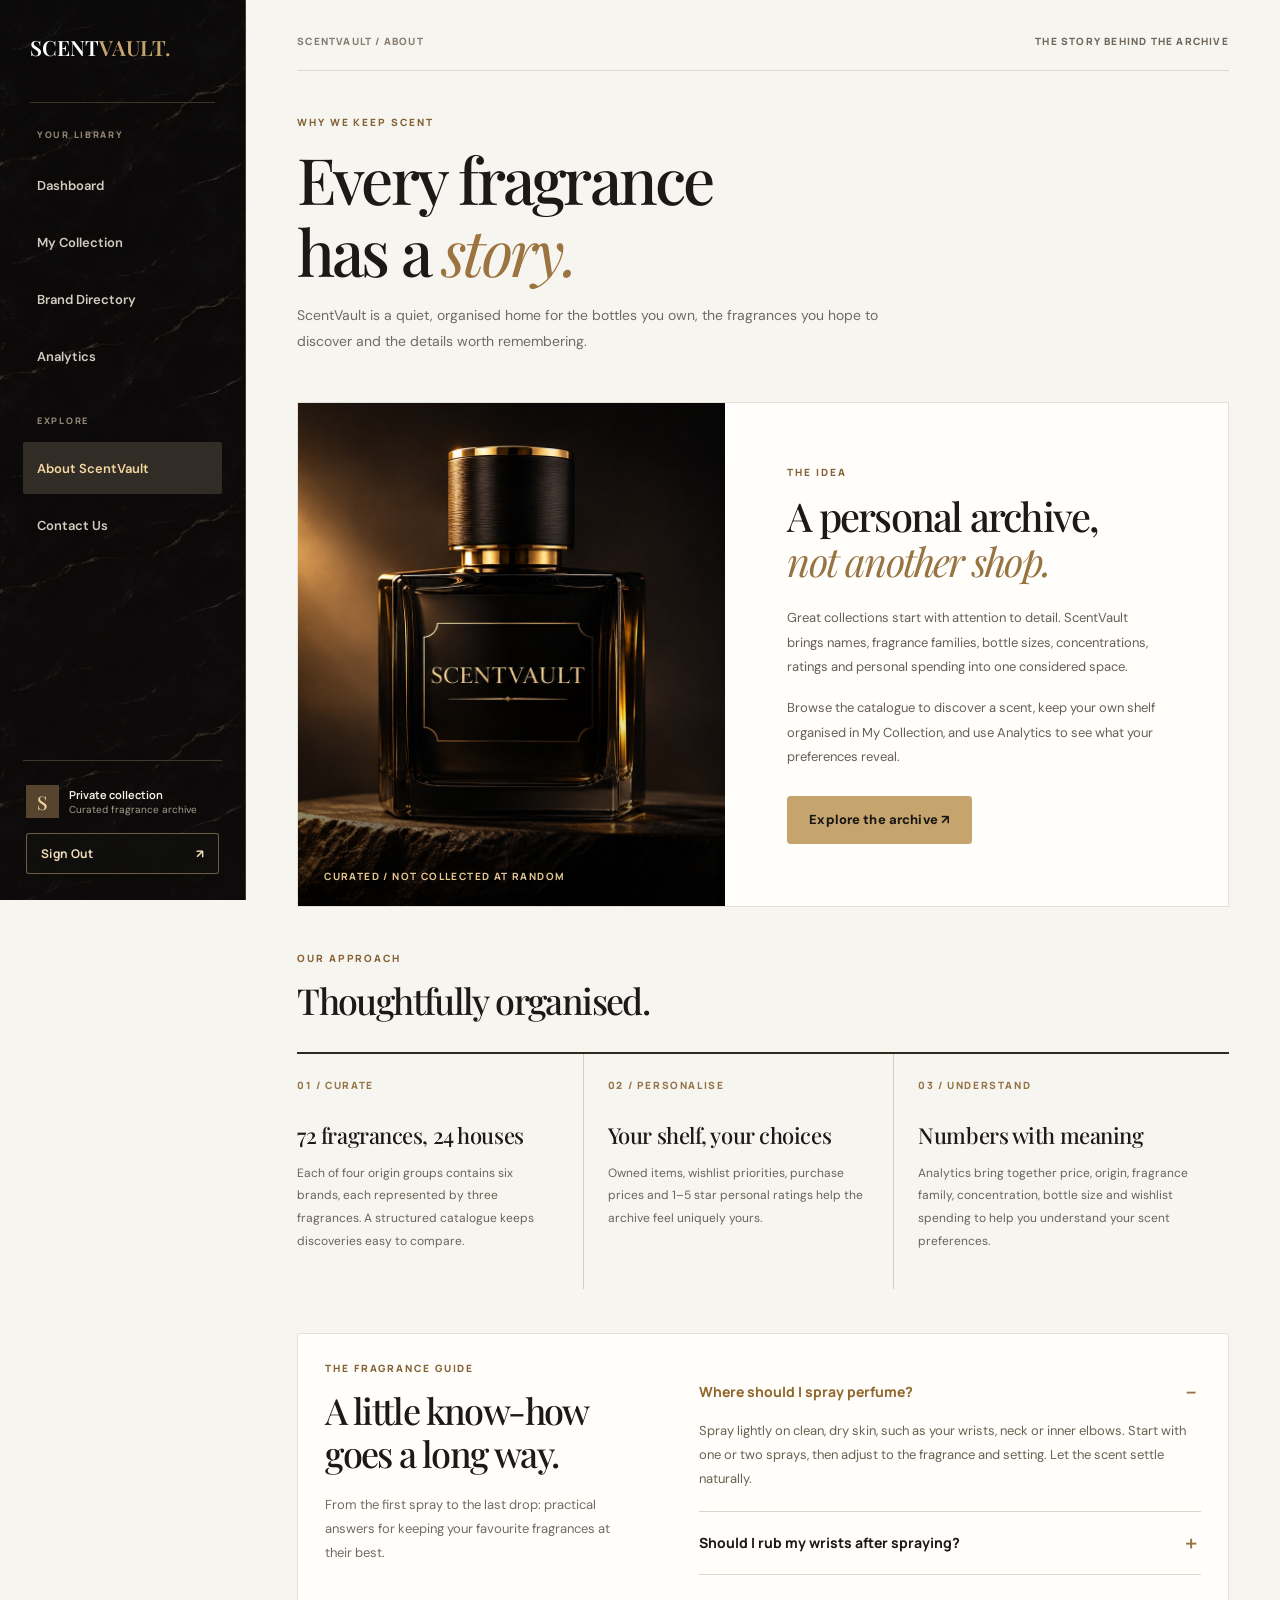
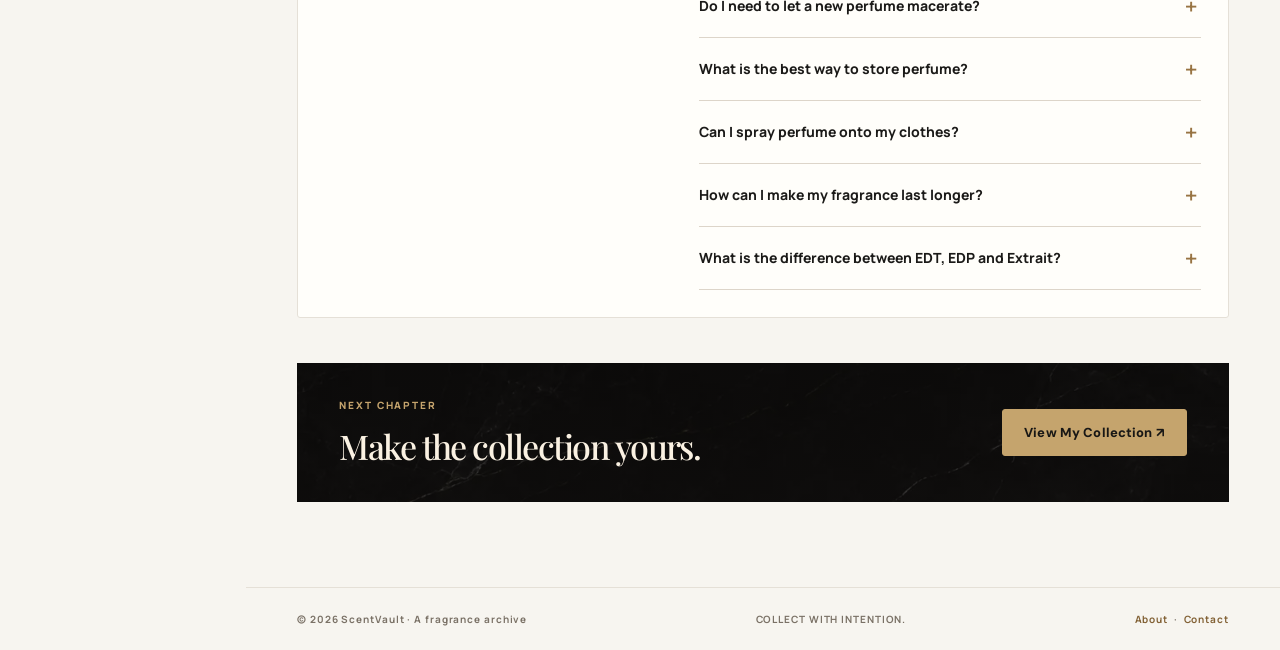
<file: ScentVault_IMS566_GitHubDesktop_Clean/about.html>
<!doctype html>
<html lang="en">
<head>
  <meta charset="utf-8">
  <meta name="viewport" content="width=device-width, initial-scale=1">
  <meta name="description" content="Discover ScentVault, explore your fragrance collection and learn practical perfume care tips.">
  <meta name="theme-color" content="#1c1b19">
  <title>About ScentVault | A Personal Fragrance Archive</title>
  <link rel="icon" type="image/svg+xml" href="assets/favicon.svg">
  <link rel="preconnect" href="https://fonts.googleapis.com">
  <link rel="preconnect" href="https://fonts.gstatic.com" crossorigin>
  <link href="https://fonts.googleapis.com/css2?family=DM+Sans:wght@400;500;600;700&family=Manrope:wght@400;500;600;700;800&family=Playfair+Display:wght@400;500;600;700&display=swap" rel="stylesheet">
  <!-- Bootstrap 5: responsive grid, forms, spacing and accessibility utilities. -->
  <link href="css/vendor/bootstrap.min.css" rel="stylesheet">
  <link href="css/style.css?v=2.0-refined" rel="stylesheet">
</head>
<body><div id="siteHeader"></div><main class="site-main" id="main-content">
<div class="topline"><span>SCENTVAULT / ABOUT</span><span class="topline-right">THE STORY BEHIND THE ARCHIVE</span></div>
<header class="page-intro about-intro"><p class="eyebrow">WHY WE KEEP SCENT</p><h1>Every fragrance<br>has a <em>story.</em></h1><p class="muted">ScentVault is a quiet, organised home for the bottles you own, the fragrances you hope to discover and the details worth remembering.</p></header>
<section class="about-editorial" aria-labelledby="aboutMission"><div class="about-photo"><img src="assets/images/scentvault-branded-bottle.jpg" alt="Black luxury perfume bottle with the SCENTVAULT gold insignia" loading="lazy"><span>CURATED / NOT COLLECTED AT RANDOM</span></div><div class="about-story"><p class="eyebrow">THE IDEA</p><h2 id="aboutMission">A personal archive,<br><em>not another shop.</em></h2><p>Great collections start with attention to detail. ScentVault brings names, fragrance families, bottle sizes, concentrations, ratings and personal spending into one considered space.</p><p>Browse the catalogue to discover a scent, keep your own shelf organised in My Collection, and use Analytics to see what your preferences reveal.</p><a href="collection.html#catalogue" class="btn btn-gold">Explore the archive ↗</a></div></section>
<section class="section-space" aria-labelledby="methodHeading"><div class="section-heading"><div><p class="eyebrow">OUR APPROACH</p><h2 id="methodHeading">Thoughtfully organised.</h2></div></div><div class="method-grid"><article><span>01 / CURATE</span><h3>72 fragrances, 24 houses</h3><p>Each of four origin groups contains six brands, each represented by three fragrances. A structured catalogue keeps discoveries easy to compare.</p></article><article><span>02 / PERSONALISE</span><h3>Your shelf, your choices</h3><p>Owned items, wishlist priorities, purchase prices and 1–5 star personal ratings help the archive feel uniquely yours.</p></article><article><span>03 / UNDERSTAND</span><h3>Numbers with meaning</h3><p>Analytics bring together price, origin, fragrance family, concentration, bottle size and wishlist spending to help you understand your scent preferences.</p></article></div></section>
<!-- Practical fragrance-care FAQ: native details/summary supports mouse, touch and keyboard. -->
<section class="section-space" aria-labelledby="faqHeading">
  <article class="surface-card about-faq">
    <div class="faq-intro">
      <p class="eyebrow">THE FRAGRANCE GUIDE</p>
      <h2 id="faqHeading">A little know-how goes a long way.</h2>
      <p class="muted faq-description">From the first spray to the last drop: practical answers for keeping your favourite fragrances at their best.</p>
    </div>
    <div class="faq-items">
      <details name="scentvault-faq" open><summary>Where should I spray perfume?</summary><p>Spray lightly on clean, dry skin, such as your wrists, neck or inner elbows. Start with one or two sprays, then adjust to the fragrance and setting. Let the scent settle naturally.</p></details>
      <details name="scentvault-faq"><summary>Should I rub my wrists after spraying?</summary><p>No need. Let the fragrance air-dry instead of rubbing your wrists together. This is a simple way to enjoy how the notes develop on your skin.</p></details>
      <details name="scentvault-faq"><summary>Do I need to let a new perfume macerate?</summary><p>Usually not. Maceration is generally a controlled step during perfume production, not something every finished bottle needs at home. Resting a bottle is optional and does not guarantee stronger projection or longer wear.</p></details>
      <details name="scentvault-faq"><summary>What is the best way to store perfume?</summary><p>Keep the bottle tightly closed in a cool, dry and dark place, such as a drawer or wardrobe. Avoid direct sunlight, hot cars, bathroom humidity and frequent temperature changes.</p></details>
      <details name="scentvault-faq"><summary>Can I spray perfume onto my clothes?</summary><p>You can, but test an inconspicuous area first. Some formulas can stain fabrics, so avoid spraying delicate materials such as silk or leather. Follow the garment care instructions.</p></details>
      <details name="scentvault-faq"><summary>How can I make my fragrance last longer?</summary><p>Apply an unscented moisturiser first, allow it to absorb, then spray your usual pulse points. Wear time varies with the formula, your skin and the weather, so reapply sparingly if needed.</p></details>
      <details name="scentvault-faq"><summary>What is the difference between EDT, EDP and Extrait?</summary><p>These names generally indicate different fragrance concentrations. An Eau de Parfum or Extrait is not automatically better or longer-lasting than every Eau de Toilette; the full formula and how it wears on your skin matter too.</p></details>
    </div>
  </article>
</section>
<section class="about-cta"><div><p class="eyebrow text-gold">NEXT CHAPTER</p><h2>Make the collection yours.</h2></div><a class="btn btn-gold" href="collection.html#owned">View My Collection ↗</a></section>
</main><div id="siteFooter"></div><script src="js/data.js?v=2.0-refined"></script><script src="js/app.js?v=2.0-refined"></script></body></html>
</file>
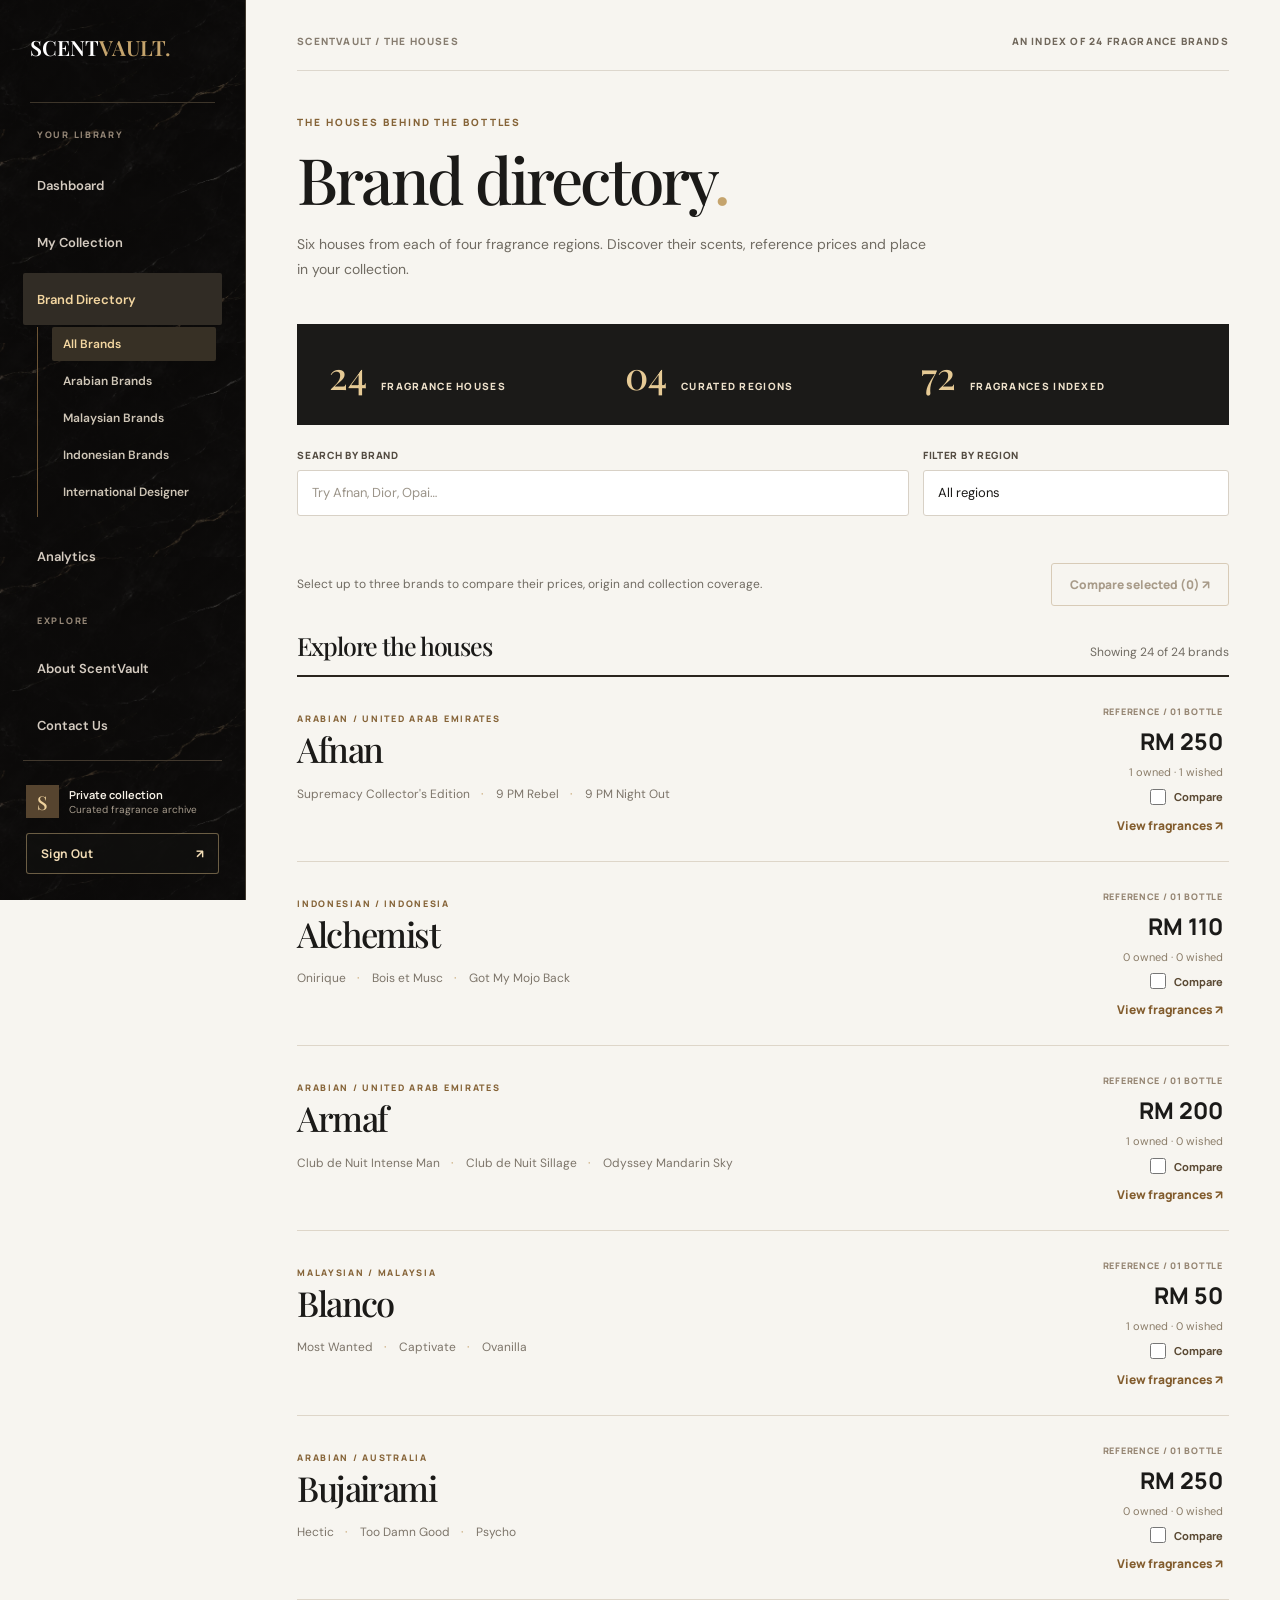
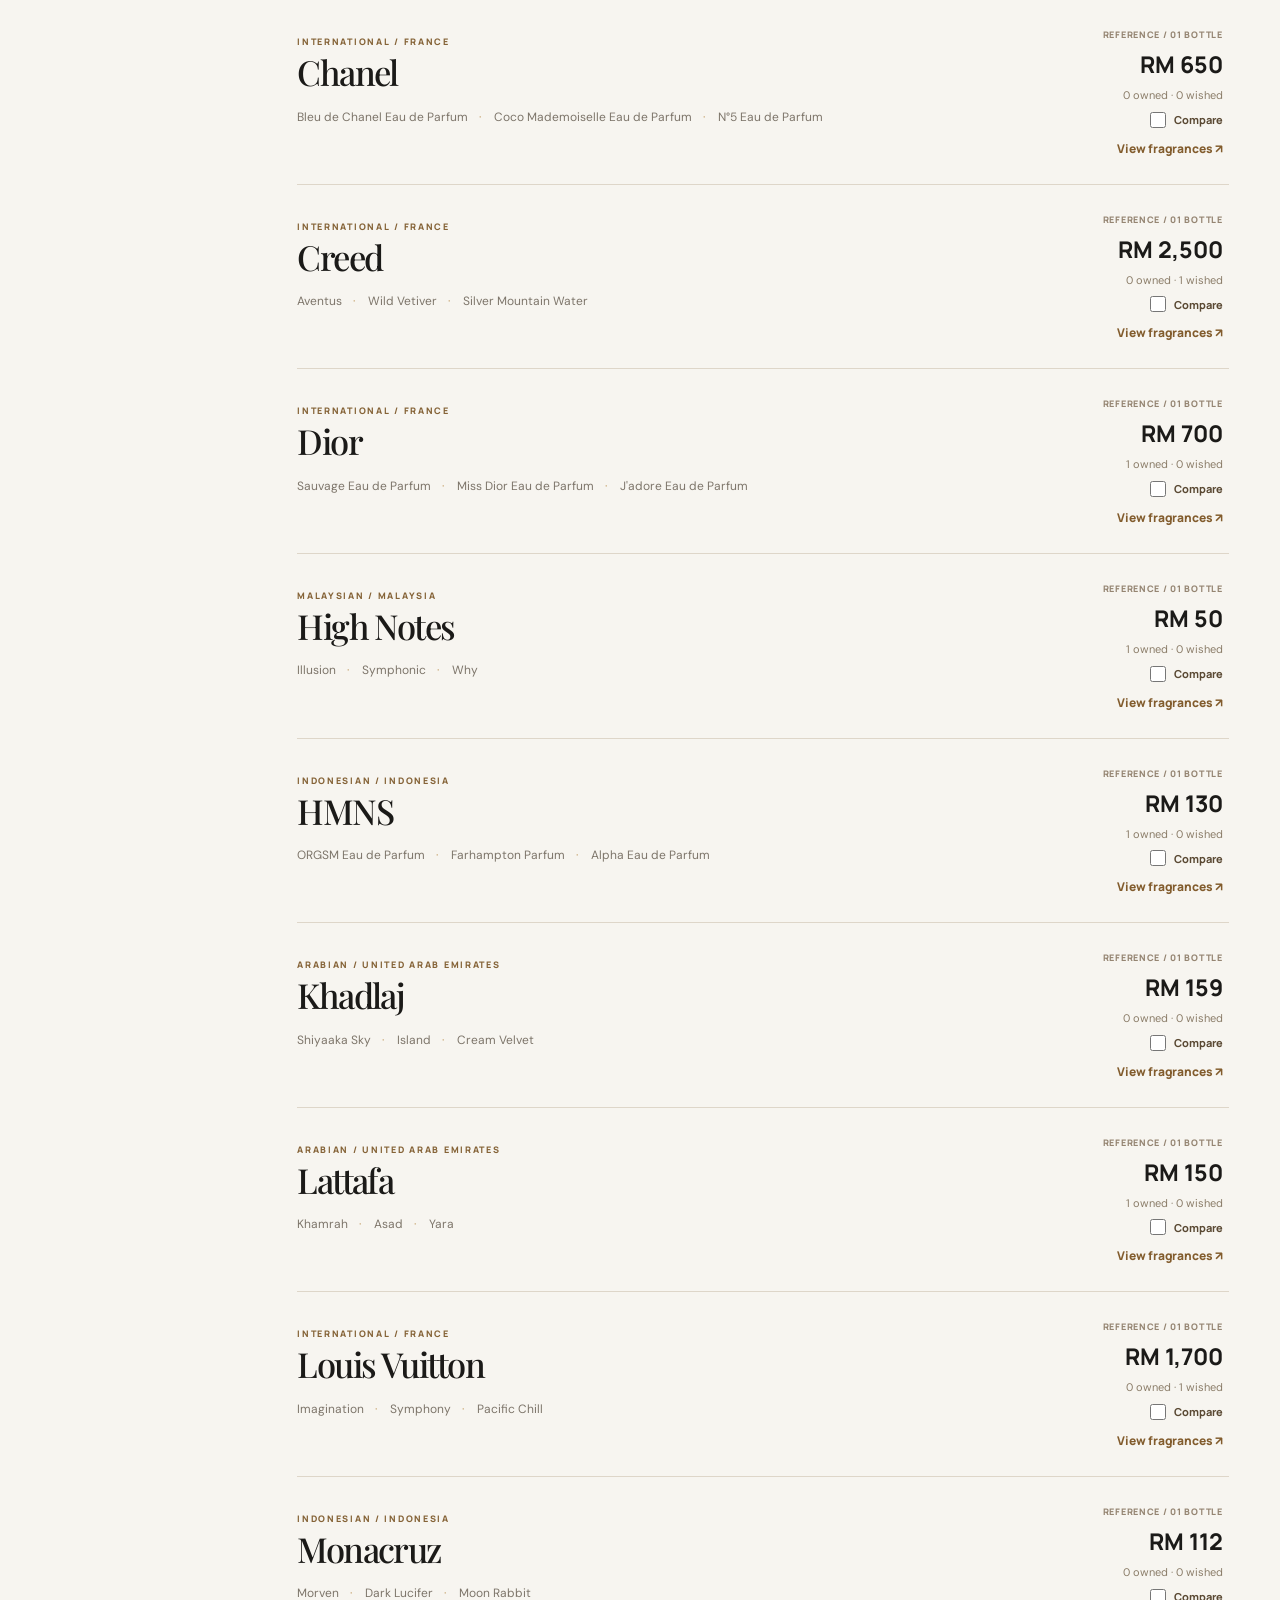
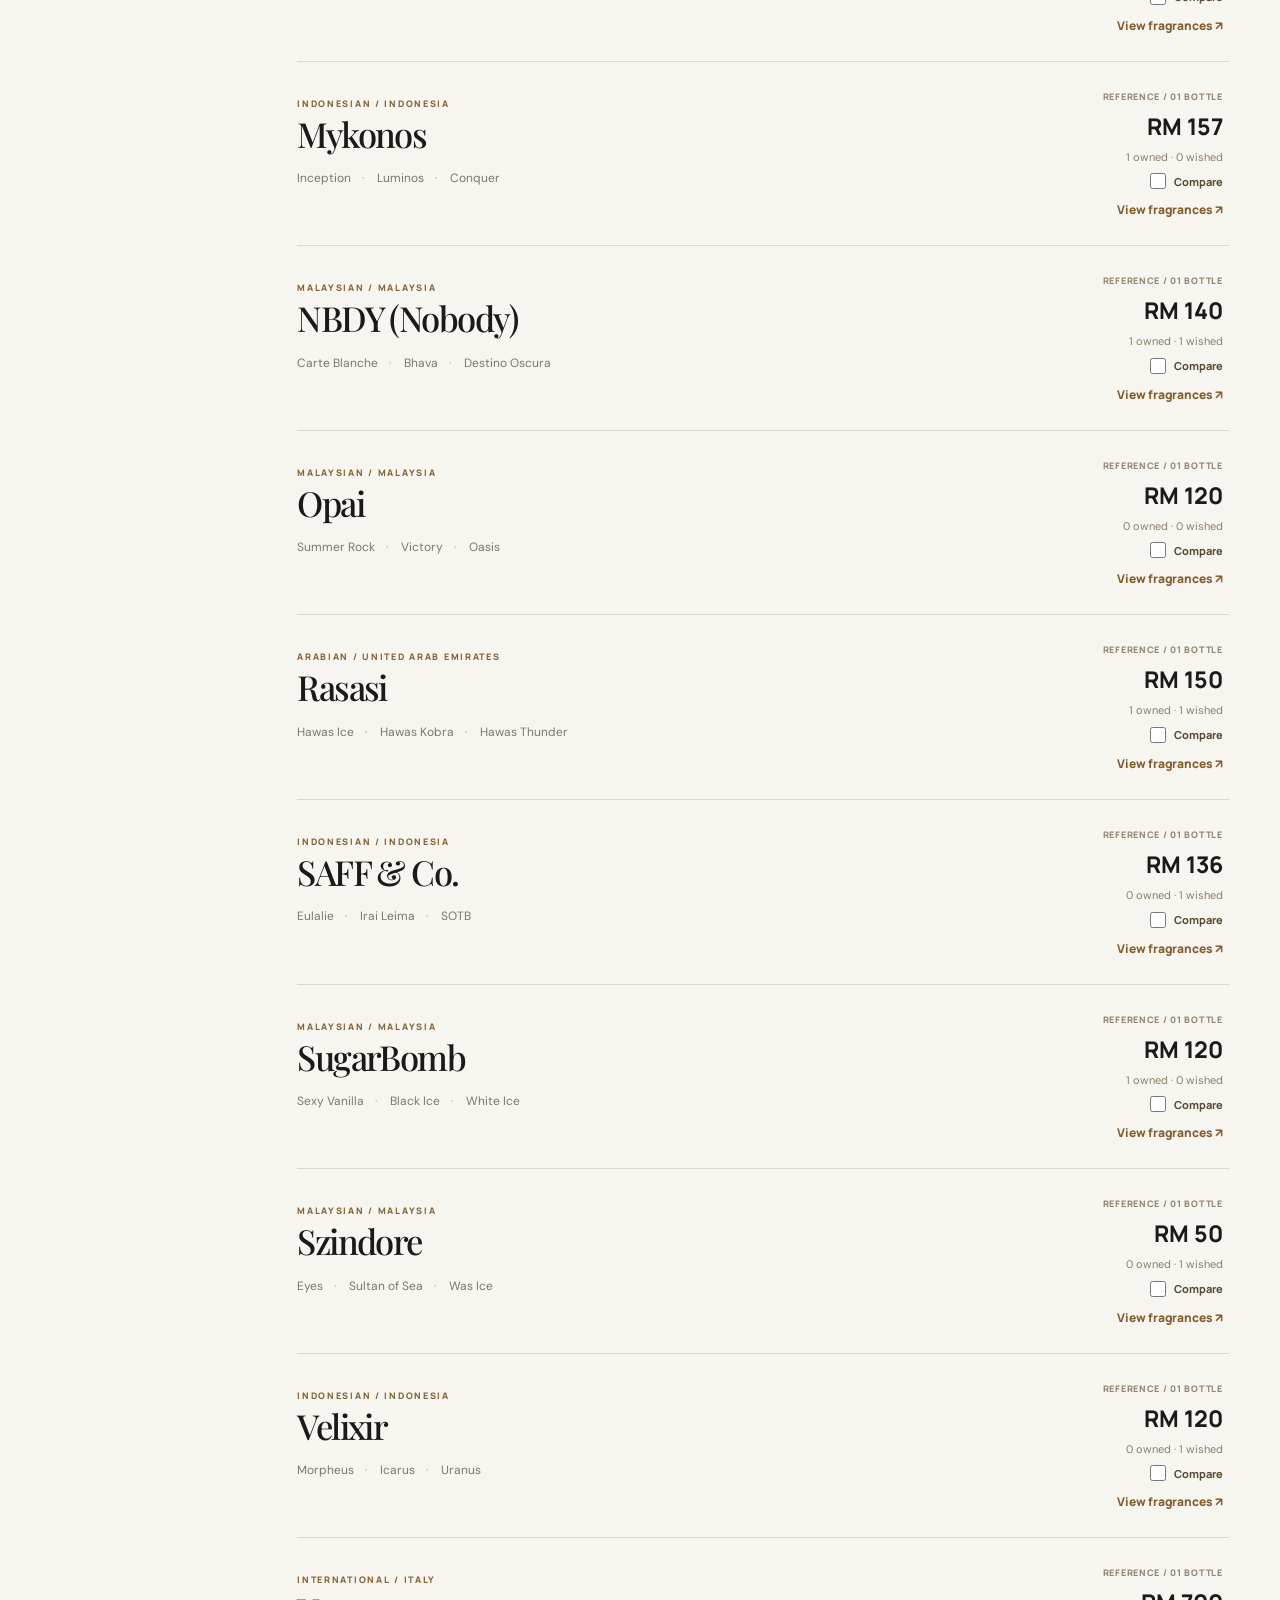
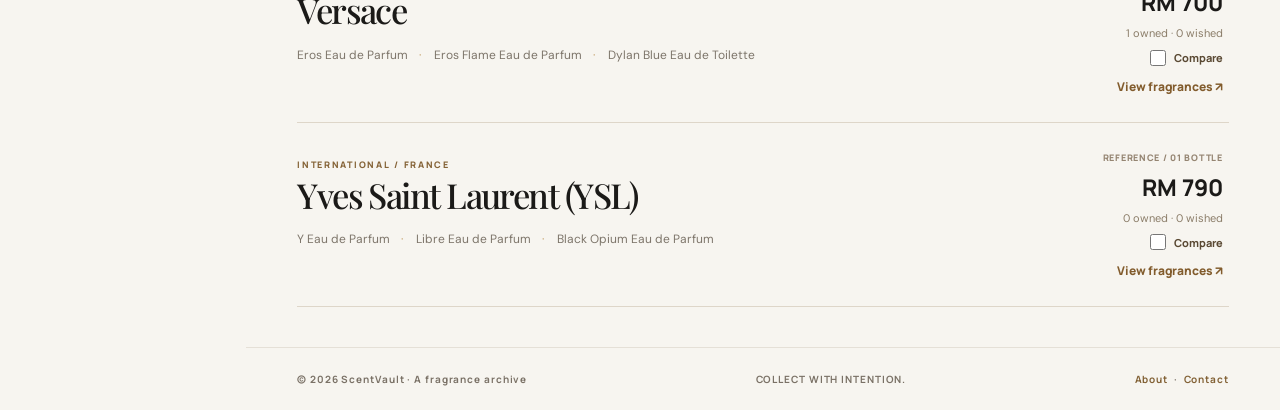
<file: ScentVault_IMS566_GitHubDesktop_Clean/brands.html>
<!doctype html>
<html lang="en">
<head>
  <meta charset="utf-8">
  <meta name="viewport" content="width=device-width, initial-scale=1">
  <meta name="description" content="Browse 24 perfume houses across four fragrance origin groups, each with three curated perfumes.">
  <meta name="theme-color" content="#1c1b19">
  <title>Brand Directory | ScentVault</title>
  <link rel="icon" type="image/svg+xml" href="assets/favicon.svg">
  <link rel="preconnect" href="https://fonts.googleapis.com">
  <link rel="preconnect" href="https://fonts.gstatic.com" crossorigin>
  <link href="https://fonts.googleapis.com/css2?family=DM+Sans:wght@400;500;600;700&family=Manrope:wght@400;500;600;700;800&family=Playfair+Display:wght@400;500;600;700&display=swap" rel="stylesheet">
  <!-- Bootstrap 5: responsive grid, forms, spacing and accessibility utilities. -->
  <link href="css/vendor/bootstrap.min.css" rel="stylesheet">
  <link href="css/style.css?v=2.0-refined" rel="stylesheet">
</head>
<body><div id="siteHeader"></div><main class="site-main" id="main-content">
  <div class="topline"><span>SCENTVAULT / THE HOUSES</span><span class="topline-right">AN INDEX OF 24 FRAGRANCE BRANDS</span></div>
  <header class="page-intro"><p class="eyebrow">THE HOUSES BEHIND THE BOTTLES</p><h1>Brand directory<span class="heading-dot">.</span></h1><p class="muted">Six houses from each of four fragrance regions. Discover their scents, reference prices and place in your collection.</p></header>
  <section class="directory-intro" aria-label="Directory statistics"><div><strong>24</strong><span>FRAGRANCE HOUSES</span></div><div><strong>04</strong><span>CURATED REGIONS</span></div><div><strong>72</strong><span>FRAGRANCES INDEXED</span></div></section>
  <section class="directory-filter" aria-label="Filter fragrance brands"><div><label class="form-label" for="brandSearch">SEARCH BY BRAND</label><input class="form-control lux-input" id="brandSearch" type="search" placeholder="Try Afnan, Dior, Opai…"></div><div><label class="form-label" for="brandRegion">FILTER BY REGION</label><select class="form-select lux-input" id="brandRegion"><option value="all">All regions</option><option>Arabian</option><option>Malaysian</option><option>Indonesian</option><option value="International">International</option></select></div></section>
  <div class="compare-toolbar"><p class="muted small">Select up to three brands to compare their prices, origin and collection coverage.</p><button type="button" class="btn btn-outline-ink" id="compareBrands" disabled>Compare selected <span id="compareCount">(0)</span> ↗</button></div>
  <div class="directory-header"><h2>Explore the houses</h2><p id="brandCount" class="muted small" aria-live="polite">24 brands</p></div><section id="brandResults" class="brand-list" aria-label="Fragrance houses"></section>
</main><div id="siteFooter"></div>
<dialog id="compareDialog" class="detail-dialog compare-dialog" aria-labelledby="compareHeading"><div class="detail-dialog-inner"><button type="button" class="dialog-close" id="closeCompare" aria-label="Close brand comparison">×</button><p class="eyebrow">THE FRAGRANCE HOUSES</p><h2 id="compareHeading">Compare brands</h2><div id="compareResults" class="table-scroll"></div></div></dialog><script src="js/data.js?v=2.0-refined"></script><script src="js/app.js?v=2.0-refined"></script><script src="js/brands.js?v=1.4.2"></script>
</body></html>
</file>
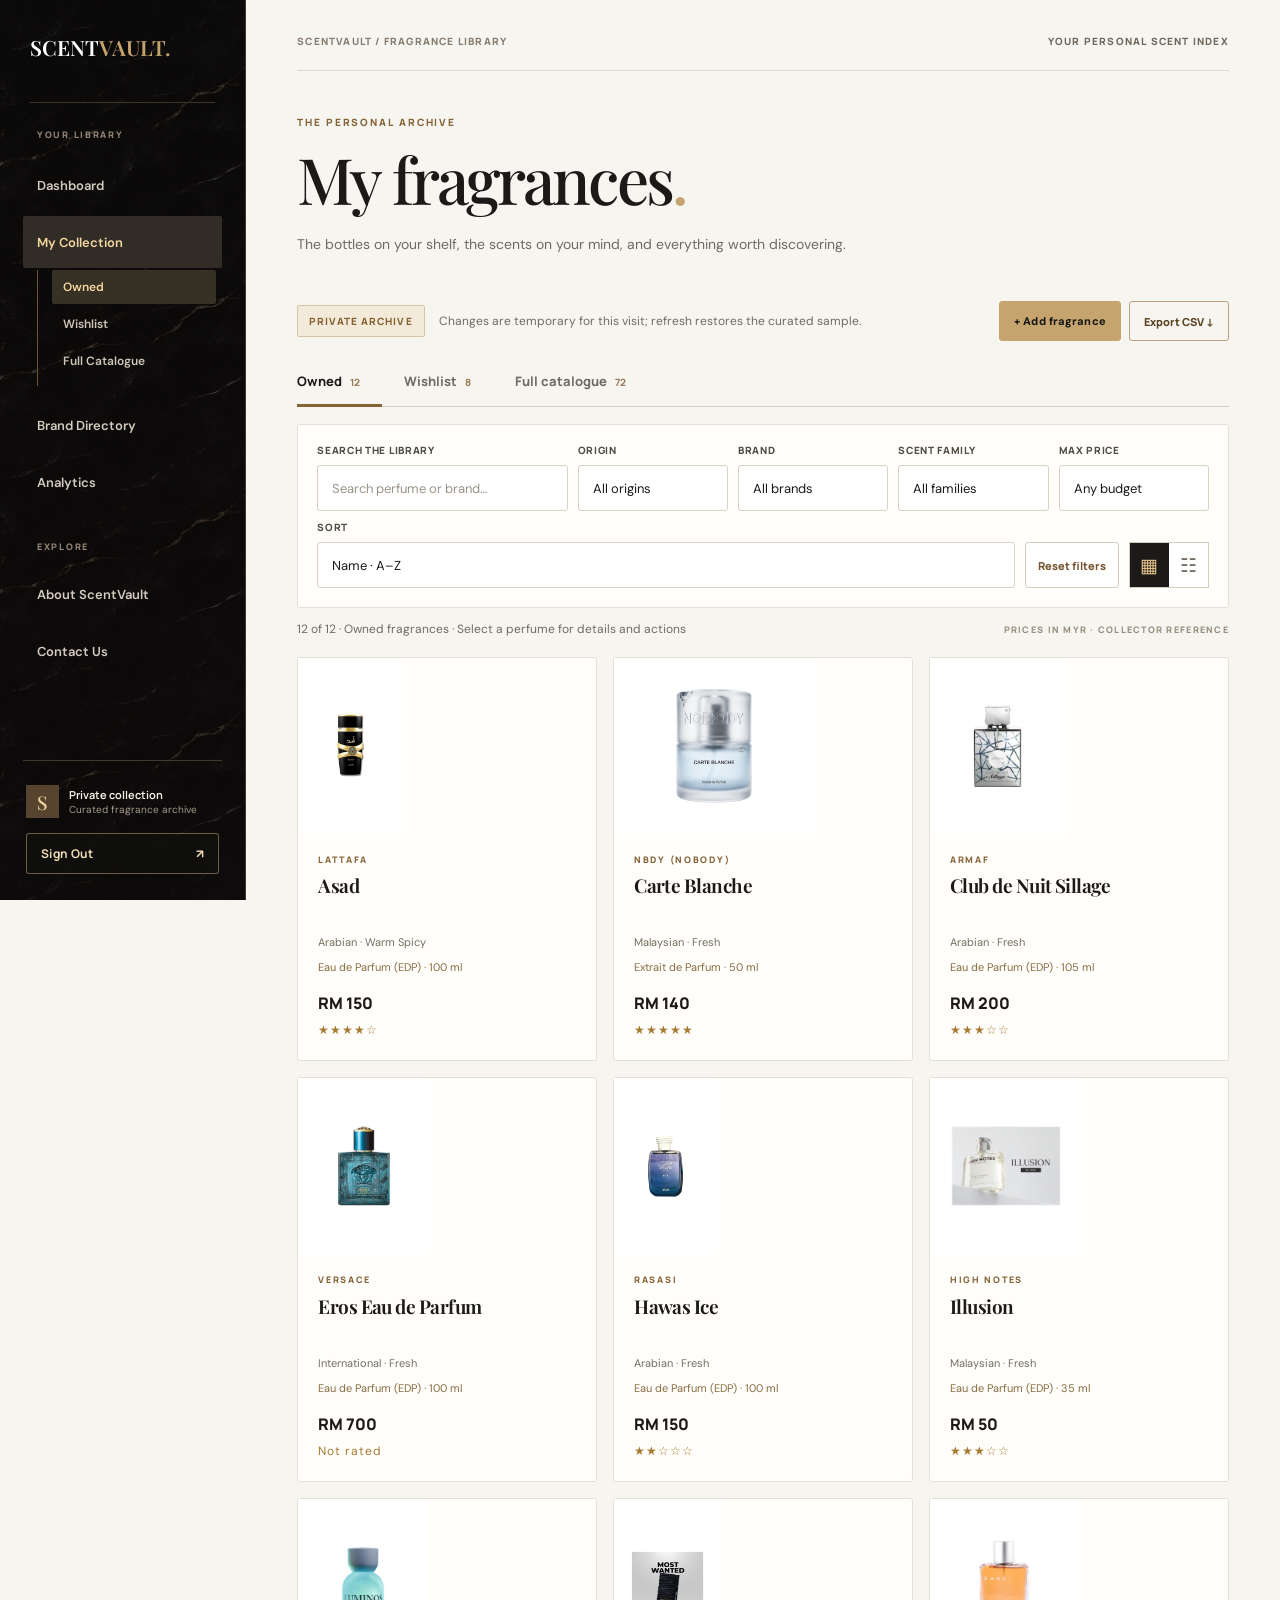
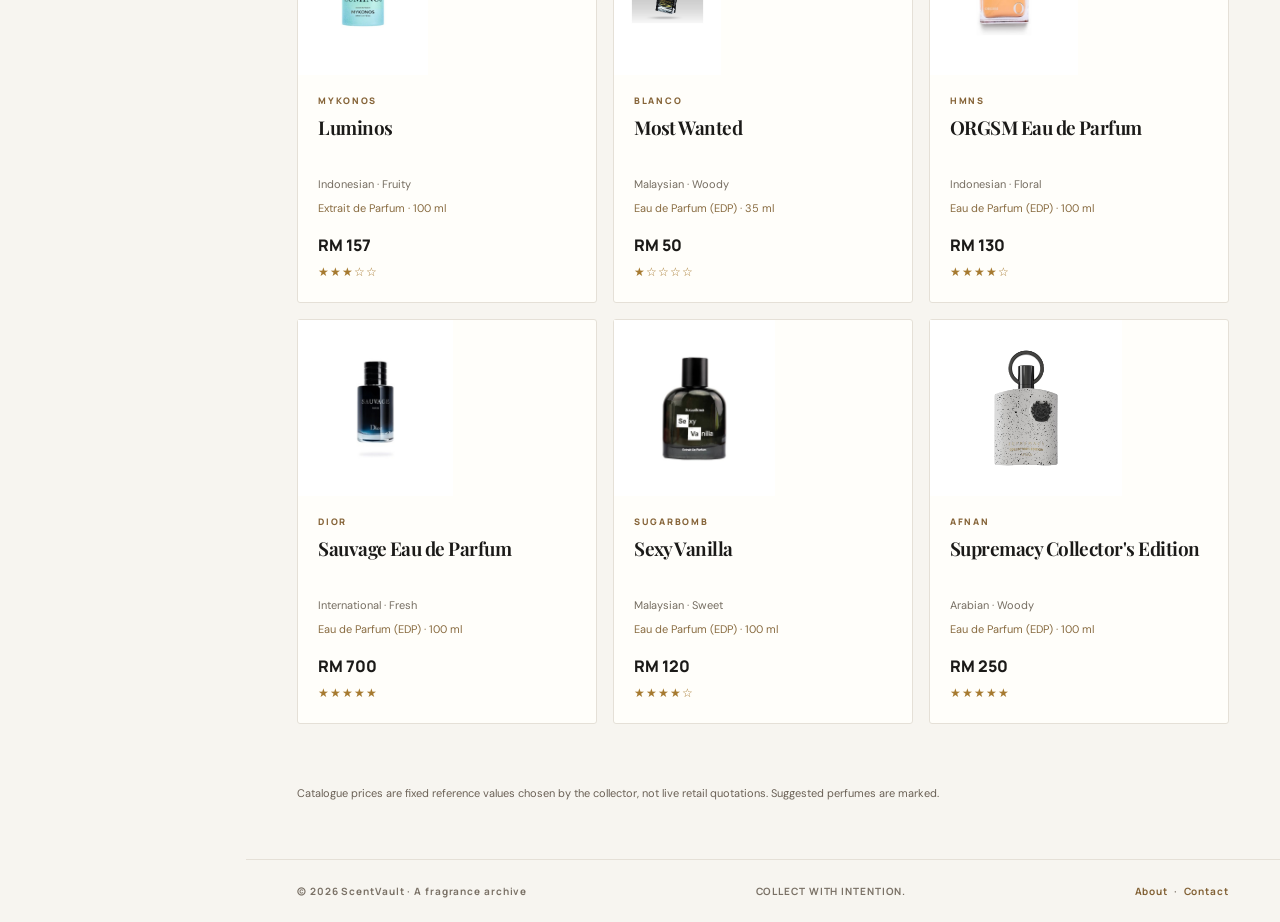
<file: ScentVault_IMS566_GitHubDesktop_Clean/collection.html>
<!doctype html>
<html lang="en">
<head>
  <meta charset="utf-8">
  <meta name="viewport" content="width=device-width, initial-scale=1">
  <meta name="description" content="Explore owned fragrances, wishlist items and the 72-fragrance catalogue with detailed variants.">
  <meta name="theme-color" content="#1c1b19">
  <title>My Collection | ScentVault</title>
  <link rel="icon" type="image/svg+xml" href="assets/favicon.svg">
  <link rel="preconnect" href="https://fonts.googleapis.com">
  <link rel="preconnect" href="https://fonts.gstatic.com" crossorigin>
  <link href="https://fonts.googleapis.com/css2?family=DM+Sans:wght@400;500;600;700&family=Manrope:wght@400;500;600;700;800&family=Playfair+Display:wght@400;500;600;700&display=swap" rel="stylesheet">
  <!-- Bootstrap 5: responsive grid, forms, spacing and accessibility utilities. -->
  <link href="css/vendor/bootstrap.min.css" rel="stylesheet">
  <link href="css/style.css?v=2.0-refined" rel="stylesheet">
</head>
<body><div id="siteHeader"></div><main class="site-main" id="main-content">
  <div class="topline"><span>SCENTVAULT / FRAGRANCE LIBRARY</span><span class="topline-right">YOUR PERSONAL SCENT INDEX</span></div>
  <header class="page-intro"><p class="eyebrow">THE PERSONAL ARCHIVE</p><h1>My fragrances<span class="heading-dot">.</span></h1><p class="muted">The bottles on your shelf, the scents on your mind, and everything worth discovering.</p></header>
  <div class="collection-action-bar"><div><span class="data-tag">PRIVATE ARCHIVE</span><p class="muted small">Changes are temporary for this visit; refresh restores the curated sample.</p></div><div class="collection-action-buttons"><button class="btn btn-gold" type="button" id="addPerfumeBtn">+ Add fragrance</button><button class="btn btn-outline-ink" type="button" id="exportCollectionBtn">Export CSV ↓</button></div></div>
  <div class="tab-bar" role="tablist" aria-label="Fragrance collections"><button type="button" class="tab-button active" data-tab="owned" role="tab" aria-selected="true">Owned <span class="tab-count">12</span></button><button type="button" class="tab-button" data-tab="wishlist" role="tab" aria-selected="false">Wishlist <span class="tab-count">8</span></button><button type="button" class="tab-button" data-tab="catalogue" role="tab" aria-selected="false">Full catalogue <span class="tab-count">72</span></button></div>
  <section class="surface-card collection-tools" aria-label="Browse and filter fragrances">
    <div class="tool-primary"><label for="collectionSearch" class="form-label">SEARCH THE LIBRARY</label><input class="form-control lux-input" type="search" id="collectionSearch" placeholder="Search perfume or brand…"></div>
    <div class="tool-control"><label class="form-label" for="originSelect">ORIGIN</label><select class="form-select lux-input" id="originSelect"><option value="all">All origins</option><option>Arabian</option><option>Malaysian</option><option>Indonesian</option><option value="International">International</option></select></div>
    <div class="tool-control"><label class="form-label" for="brandSelect">BRAND</label><select class="form-select lux-input" id="brandSelect"><option value="all">All brands</option></select></div>
    <div class="tool-control"><label class="form-label" for="categorySelect">SCENT FAMILY</label><select class="form-select lux-input" id="categorySelect"><option value="all">All families</option></select></div>
    <div class="tool-control"><label class="form-label" for="priceMaxSelect">MAX PRICE</label><select class="form-select lux-input" id="priceMaxSelect"><option value="all">Any budget</option><option value="100">Up to RM100</option><option value="300">Up to RM300</option><option value="800">Up to RM800</option><option value="1000">Up to RM1,000</option><option value="2500">Up to RM2,500</option></select></div>
    <div class="tool-control"><label class="form-label" for="sortSelect">SORT</label><select class="form-select lux-input" id="sortSelect"><option value="name">Name · A–Z</option><option value="brand">Brand · A–Z</option><option value="category">Scent family</option><option value="price-low">Price · low first</option><option value="price-high">Price · high first</option></select></div>
    <div class="tool-last"><button type="button" id="clearFilters" class="filter-reset">Reset filters</button><div class="view-switch" role="group" aria-label="Collection view"><button type="button" class="active" data-view="grid" aria-pressed="true" aria-label="Grid view">▦</button><button type="button" data-view="table" aria-pressed="false" aria-label="Table view">☷</button></div></div>
  </section>
  <div class="list-meta"><p id="listDescription" class="muted small" aria-live="polite"></p><span>PRICES IN MYR · COLLECTOR REFERENCE</span></div>
  <section id="collectionResults" aria-label="Fragrance results"></section><nav id="collectionPagination" class="catalogue-pagination" aria-label="Catalogue pagination"></nav>
  <p class="section-footnote">Catalogue prices are fixed reference values chosen by the collector, not live retail quotations. Suggested perfumes are marked.</p>
</main><div id="siteFooter"></div>
<dialog id="detailDialog" class="detail-dialog" aria-labelledby="detailHeading"><div class="detail-dialog-inner"><button type="button" id="closeDetails" class="dialog-close" aria-label="Close perfume details">×</button><div id="detailContent"></div></div></dialog>
<dialog id="editDialog" class="detail-dialog edit-dialog" aria-labelledby="editHeading"><form id="editForm" class="detail-dialog-inner" novalidate><button type="button" class="dialog-close" id="closeEdit" aria-label="Close fragrance form">×</button><p class="eyebrow">YOUR PERSONAL ARCHIVE</p><h2 id="editHeading">Add a fragrance</h2><p class="muted small" id="editLead">Choose a fragrance from the catalogue, then personalise your entry.</p>
  <input type="hidden" id="editMode" value="owned"><input type="hidden" id="editId">
  <div class="form-field"><label for="editCatalogue" class="form-label">FRAGRANCE</label><select id="editCatalogue" class="form-select lux-input" required></select></div>
  <div class="form-grid-2"><div class="form-field"><label for="editPrice" class="form-label">PURCHASE PRICE (RM)</label><input id="editPrice" type="number" class="form-control lux-input" required min="0" step="0.01"></div><div class="form-field"><label for="editDate" class="form-label">DATE ACQUIRED</label><input id="editDate" type="date" class="form-control lux-input"></div></div>
  <div class="form-grid-2"><div class="form-field"><label for="editRating" class="form-label">PERSONAL RATING</label><select id="editRating" class="form-select lux-input"><option value="">Not rated</option><option value="1">★ 1 / 5</option><option value="2">★★ 2 / 5</option><option value="3">★★★ 3 / 5</option><option value="4">★★★★ 4 / 5</option><option value="5">★★★★★ 5 / 5</option></select></div><div class="form-field"><label for="editPriority" class="form-label">WISHLIST PRIORITY</label><select id="editPriority" class="form-select lux-input"><option>Medium</option><option>High</option><option>Low</option></select></div></div>
  <div class="form-field"><label for="editNotes" class="form-label">PERSONAL NOTE (OPTIONAL)</label><textarea id="editNotes" class="form-control lux-input" rows="3" maxlength="400" placeholder="What makes this fragrance memorable?"></textarea></div>
  <label class="check-label" id="favoriteWrapper"><input id="editFavorite" type="checkbox"> Add to favourites</label>
  <div id="editError" class="auth-message d-none" role="alert"></div>
  <div class="modal-actions"><button type="button" class="btn btn-outline-ink" id="cancelEdit">Cancel</button><button type="submit" class="btn btn-gold" id="saveEdit">Save fragrance →</button></div></form></dialog>
  <script src="js/data.js?v=2.0-refined"></script><script src="js/app.js?v=2.0-refined"></script><script src="js/collection.js?v=2.0-refined"></script>
</body></html>
</file>
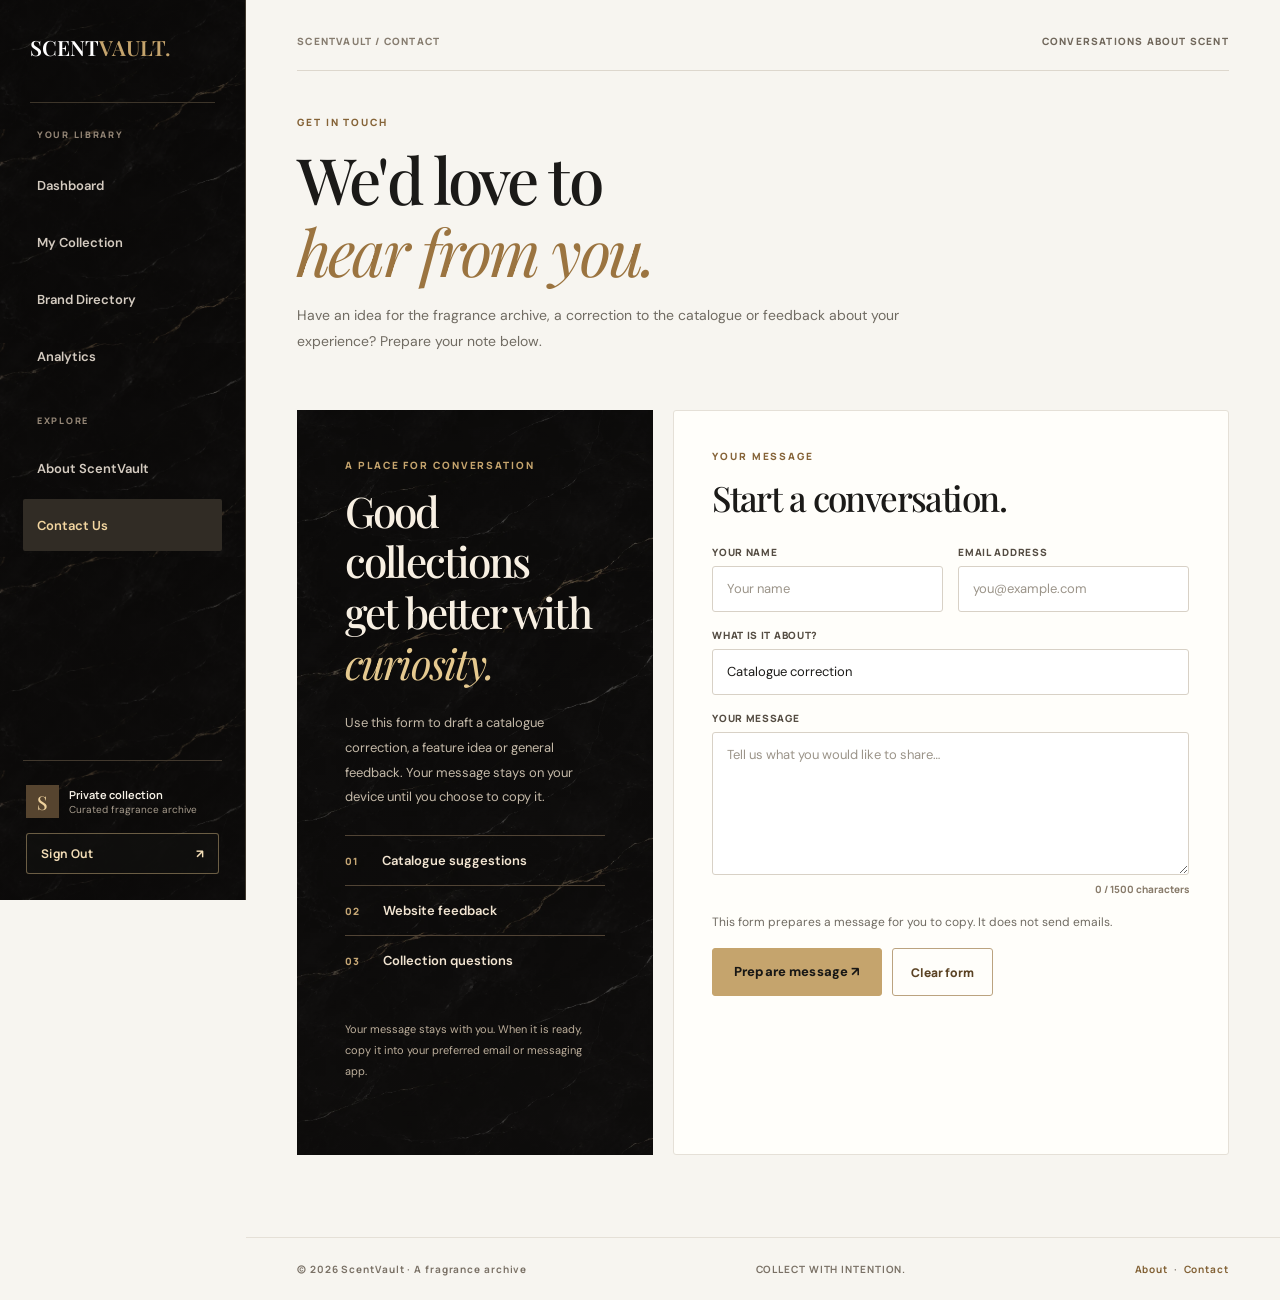
<file: ScentVault_IMS566_GitHubDesktop_Clean/contact.html>
<!doctype html>
<html lang="en">
<head>
  <meta charset="utf-8">
  <meta name="viewport" content="width=device-width, initial-scale=1">
  <meta name="description" content="Prepare an enquiry or feedback for the ScentVault fragrance archive.">
  <meta name="theme-color" content="#1c1b19">
  <title>Contact Us | ScentVault</title>
  <link rel="icon" type="image/svg+xml" href="assets/favicon.svg">
  <link rel="preconnect" href="https://fonts.googleapis.com">
  <link rel="preconnect" href="https://fonts.gstatic.com" crossorigin>
  <link href="https://fonts.googleapis.com/css2?family=DM+Sans:wght@400;500;600;700&family=Manrope:wght@400;500;600;700;800&family=Playfair+Display:wght@400;500;600;700&display=swap" rel="stylesheet">
  <!-- Bootstrap 5: responsive grid, forms, spacing and accessibility utilities. -->
  <link href="css/vendor/bootstrap.min.css" rel="stylesheet">
  <link href="css/style.css?v=2.0-refined" rel="stylesheet">
</head>
<body><div id="siteHeader"></div><main class="site-main" id="main-content">
<div class="topline"><span>SCENTVAULT / CONTACT</span><span class="topline-right">CONVERSATIONS ABOUT SCENT</span></div>
<header class="page-intro"><p class="eyebrow">GET IN TOUCH</p><h1>We'd love to<br><em>hear from you.</em></h1><p class="muted">Have an idea for the fragrance archive, a correction to the catalogue or feedback about your experience? Prepare your note below.</p></header>
<section class="contact-layout" aria-labelledby="contactHeading"><div class="contact-aside"><p class="eyebrow text-gold">A PLACE FOR CONVERSATION</p><h2 id="contactHeading">Good collections<br>get better with<br><em>curiosity.</em></h2><p>Use this form to draft a catalogue correction, a feature idea or general feedback. Your message stays on your device until you choose to copy it.</p><div class="contact-topic">01 <span>Catalogue suggestions</span></div><div class="contact-topic">02 <span>Website feedback</span></div><div class="contact-topic">03 <span>Collection questions</span></div><p class="contact-aside-note">Your message stays with you. When it is ready, copy it into your preferred email or messaging app.</p></div>
<article class="surface-card contact-form-card"><p class="eyebrow">YOUR MESSAGE</p><h2>Start a conversation.</h2><form id="contactForm" novalidate><div class="form-grid-2"><div class="form-field"><label class="form-label" for="contactName">YOUR NAME</label><input id="contactName" class="form-control lux-input" type="text" maxlength="80" required placeholder="Your name"></div><div class="form-field"><label class="form-label" for="contactEmail">EMAIL ADDRESS</label><input id="contactEmail" class="form-control lux-input" type="email" maxlength="120" required placeholder="you@example.com"></div></div><div class="form-field"><label class="form-label" for="contactTopic">WHAT IS IT ABOUT?</label><select id="contactTopic" class="form-select lux-input"><option>Catalogue correction</option><option>Website feedback</option><option>Feature suggestion</option><option>General enquiry</option></select></div><div class="form-field"><label class="form-label" for="contactMessage">YOUR MESSAGE</label><textarea id="contactMessage" class="form-control lux-input" rows="6" minlength="10" maxlength="1500" required placeholder="Tell us what you would like to share…"></textarea><div class="char-counter" id="messageCount">0 / 1500 characters</div></div><p class="small muted">This form prepares a message for you to copy. It does not send emails.</p><div id="contactError" class="auth-message d-none" role="alert" aria-live="assertive"></div><div class="contact-buttons"><button type="submit" class="btn btn-gold">Prepare message ↗</button><button type="reset" class="btn btn-outline-ink">Clear form</button></div></form><div id="contactResult" class="prepared-message d-none" aria-live="polite"><h3>Your message is ready</h3><p class="muted small">Review it below, then copy and paste it into your preferred email or messaging app.</p><pre id="messagePreview"></pre><button class="btn btn-outline-ink" id="copyPrepared" type="button">Copy message ↗</button></div></article></section>
</main><div id="siteFooter"></div><script src="js/data.js?v=2.0-refined"></script><script src="js/app.js?v=2.0-refined"></script><script src="js/contact.js?v=1.4"></script></body></html>
</file>
<file: css/style.css>
/* SCENTVAULT 1.3 — editorial interface built on Bootstrap 5.
   Design language: restrained ink, warm paper, brushed gold, strong typography.
   Desktop uses left-aligned directory navigation; mobile uses a reversible drawer.
   Breakpoints: 1200 (dense tables), 992 (sidebar), 680 (mobile cards). */
:root {
  --ink:#1b1a18; --ink-soft:#302b25; --paper:#f7f5f0; --surface:#fffefa;
  --gold:#c5a46d; --gold-dark:#856337; --gold-light:#ead8b4;
  --line:#e5e0d7; --muted:#706b62; --black:#171615;
  --serif:'Playfair Display',Georgia,serif;
  --sans:'DM Sans',Arial,sans-serif;
  --narrow:'Manrope','DM Sans',Arial,sans-serif;
  --sidebar:246px;
}
*,*::before,*::after {box-sizing:border-box}
html {scroll-behavior:smooth}
body {background:var(--paper);color:var(--ink);font:400 15px/1.6 var(--sans);margin:0;min-height:100vh}
::selection {background:#d6bc89;color:#161412}
h1,h2,h3,h4,p {margin-top:0}
h1,h2 {font-family:var(--serif);font-weight:500;letter-spacing:-.045em}
h3,h4 {font-family:var(--narrow);font-weight:750;letter-spacing:-.02em}
a {color:inherit;text-decoration:none}
a:hover {color:var(--gold-dark)}
button,input,select {font:inherit}
button {cursor:pointer}
img {max-width:100%}
:focus-visible {outline:3px solid var(--gold-dark)!important;outline-offset:3px}
.muted {color:var(--muted)!important}
.eyebrow {font:800 10px/1.5 var(--narrow);letter-spacing:.19em;color:var(--gold-dark);text-transform:uppercase;margin-bottom:13px}
.text-gold {color:var(--gold)}
.small {font-size:12px!important}
.brand {font:600 24px/1.1 var(--serif);letter-spacing:.045em;white-space:nowrap;color:var(--ink)}
.brand span,.brand i {color:var(--gold);font-style:normal}
.brand-light {color:#f9f5ea}
.btn-gold {background:var(--gold)!important;border:1px solid var(--gold)!important;color:#181715!important;border-radius:3px;padding:13px 21px;font-weight:800;font-size:13px;letter-spacing:.01em;transition:background .2s,transform .2s}
.btn-gold:hover {background:#dfc38e!important;transform:translateY(-1px)}
.btn-gold span {margin-left:18px}
.lux-input,.form-control,.form-select {background:#fff!important;border:1px solid #d8d1c6!important;border-radius:3px!important;color:var(--ink)!important;padding:12px 14px!important;font-size:13px!important;min-height:46px;box-shadow:none!important}
.lux-input::placeholder {color:#9b9489}
.lux-input:focus,.form-control:focus,.form-select:focus {border-color:var(--gold-dark)!important;box-shadow:0 0 0 3px rgba(197,164,109,.22)!important}
.form-label {font:800 10px/1.3 var(--narrow);color:#544c42;letter-spacing:.07em;display:block;margin-bottom:8px;text-transform:uppercase}
.text-link {font:750 12px/1.2 var(--narrow);color:var(--gold-dark)}
.text-link:hover {text-decoration:underline;color:#5d441f}

/* ---- Login: restrained editorial split; local original product photography ---- */
.login-body {background:var(--paper)}
.login-layout {display:grid;grid-template-columns:49% 51%;min-height:100dvh}
.login-visual {position:relative;background:#171512;color:#fff;min-height:680px;isolation:isolate;overflow:hidden;display:flex;justify-content:space-between;flex-direction:column;padding:38px clamp(28px,5.1vw,80px)}
.login-photograph {position:absolute;inset:0;width:100%;height:100%;object-fit:cover;object-position:49% 51%;z-index:-2}
.visual-shade {position:absolute;inset:0;z-index:-1;background:linear-gradient(180deg,rgba(12,11,10,.58),rgba(12,11,10,.02) 29%,rgba(12,11,10,.2) 62%,rgba(12,11,10,.94) 100%)}
.login-brand {font-size:25px;color:#fff;align-self:flex-start}
.login-brand:hover {color:#fff}
.login-visual-copy {max-width:540px;margin-top:auto;padding-top:330px}
.login-visual-copy .light-label {color:#e1c794}
.login-visual-copy h1 {font-size:clamp(43px,5.4vw,76px);line-height:1.08;letter-spacing:-.056em;margin-bottom:19px;text-shadow:0 3px 26px rgba(0,0,0,.25)}
.login-visual-copy h1 em {font-weight:400;color:#e8d3ac}
.login-visual-copy p:last-child {color:#e9e0d1;font-size:14px;margin:0}
.visual-footer {color:#d8cdbb;font:750 9px var(--narrow);letter-spacing:.17em;margin-top:47px}
.login-form-panel {display:flex;align-items:center;justify-content:center;padding:65px clamp(26px,7vw,110px);background:#f9f7f3}
.login-form-wrap {width:100%;max-width:420px}
.form-edition {display:block;text-align:right;font:800 10px var(--narrow);letter-spacing:.16em;color:#706453;margin-bottom:74px}
.login-form-wrap h2 {font-size:clamp(38px,3.8vw,60px);line-height:1.12;margin-bottom:16px}
.login-subtitle {color:#6a645b;line-height:1.8;max-width:330px;margin-bottom:35px;font-size:14px}
.password-field {position:relative}
.password-field input {padding-right:74px!important}
.show-password {border:0;background:transparent;color:#80602f;font:800 11px var(--narrow);position:absolute;right:13px;top:50%;transform:translateY(-50%)}
.login-submit {min-height:52px;margin-top:3px;display:flex;align-items:center;justify-content:space-between}
.auth-message {background:#fff0ec;border:1px solid #e6b4a6;color:#8b3125;padding:12px 14px;border-radius:4px;margin:0 0 19px;font-size:13px}

/* ---- Site shell with fixed left directory and accessible mobile drawer ---- */
.site-sidebar {position:fixed;top:0;left:0;bottom:0;width:var(--sidebar);background:var(--ink);color:#f7f2e7;z-index:90;display:flex;flex-direction:column;justify-content:space-between;padding:36px 23px 26px;border-right:1px solid #3f382e}
.sidebar-brand {display:block;font-size:21px;letter-spacing:0;color:#fff;margin-left:7px}
.sidebar-brand:hover {color:#fff}
.sidebar-divider {height:1px;background:#3d352a;margin:43px 7px 26px}
.side-kicker {font:800 9px var(--narrow);color:#958777;letter-spacing:.19em;margin:0 14px 18px}
.side-navigation {display:grid;gap:4px}
.side-link {display:flex;align-items:center;min-height:52px;gap:16px;color:#d4cbc0;padding:12px 14px;border-radius:2px;font:600 13px var(--sans);position:relative;transition:background .15s,color .15s}
.side-link:hover {background:#2b2824;color:#fff}
.side-link.active {color:#f3d6a0;background:#312c25}
.nav-index {font:750 10px var(--narrow);color:#a99981;letter-spacing:.08em}
.side-link.active .nav-index {color:#d6b473}
.active-rule {margin-left:auto;height:17px;width:2px;background:var(--gold)}
.sidebar-bottom {display:flex;align-items:center;gap:10px;border-top:1px solid #42392e;padding:24px 3px 0}
.side-monogram {width:33px;height:33px;display:grid;place-items:center;flex-shrink:0;background:#56442f;color:#efd29d;font:500 19px var(--serif)}
.sidebar-profile {min-width:0;display:grid;line-height:1.5}
.sidebar-profile strong {font:650 11px var(--narrow);white-space:nowrap}
.sidebar-profile small {font-size:10px;color:#a69b8c;white-space:nowrap}
.sidebar-exit {margin-left:auto;color:#e1c28c;font-size:18px}
.mobile-topbar {display:none}
.sidebar-backdrop[hidden] {display:none!important}
.skip-link {position:fixed;top:-80px;left:20px;background:#fff;border:2px solid var(--gold-dark);padding:12px;z-index:300}
.skip-link:focus {top:12px}
.site-main {margin-left:var(--sidebar);padding:34px clamp(26px,4vw,68px) 40px;min-height:calc(100vh - 70px);max-width:none}
.site-main>section,.site-main>header,.site-main>.topline,.site-main>.tab-bar,.site-main>.list-meta,.site-main>.directory-header,.site-main>.directory-filter,.site-main>.brand-list,.site-main>#collectionResults,.site-main>#collectionPagination,.site-main>.section-footnote {max-width:1440px}
.topline {display:flex;justify-content:space-between;align-items:center;border-bottom:1px solid #ddd7cd;padding-bottom:22px;margin-bottom:26px;gap:12px;font:800 10px var(--narrow);letter-spacing:.12em;color:#867c6f}
.topline-right {color:#70675b}
.sv-footer {margin-left:var(--sidebar);padding:24px clamp(26px,4vw,68px);display:flex;justify-content:space-between;gap:18px;flex-wrap:wrap;color:#7a7166;border-top:1px solid var(--line);font:700 10px var(--narrow);letter-spacing:.09em}
.sv-footer a {color:#826135}

/* ---- Pages / editorial hierarchy ---- */
.page-intro {padding:18px 0 20px;max-width:850px!important}
.page-intro h1 {font-size:clamp(43px,5vw,77px);line-height:1.12;margin-bottom:17px}
.page-intro p:last-child {font-size:14px;line-height:1.8;max-width:630px}
.heading-dot {color:var(--gold)}
.section-space {margin:44px 0 0}
.section-heading {display:flex;align-items:flex-end;justify-content:space-between;gap:22px;margin-bottom:22px}
.section-heading h2 {font-size:clamp(27px,2.8vw,42px);line-height:1.2;margin:0 0 8px}
.section-heading .muted {margin-bottom:0;font-size:13px}
.section-heading.compact {align-items:center;margin-bottom:16px}
.section-heading.compact h3 {font-size:17px;margin:0}
.data-tag {border:1px solid #d6c5a5;background:#f3ead9;padding:8px 11px;border-radius:2px;font:800 10px var(--narrow);letter-spacing:.11em;color:#856334;white-space:nowrap}
.surface-card {background:var(--surface);border:1px solid var(--line);padding:27px;border-radius:3px}

/* ---- Dashboard hero and KPIs ---- */
.hero-lux {position:relative;display:flex;align-items:center;min-height:397px;overflow:hidden;background:var(--black);color:#fff;isolation:isolate;border-radius:3px}
.hero-copy {padding:47px clamp(31px,5vw,64px);position:relative;z-index:2;width:65%}
.hero-copy h1 {font-size:clamp(39px,4vw,66px);line-height:1.1;margin-bottom:17px}
.hero-copy h1 em {font-weight:400;color:#ddbf86}
.hero-copy>p:not(.eyebrow) {color:#d5cdbf;font-size:13px;line-height:1.8;max-width:340px;margin-bottom:22px}
.hero-photo {position:absolute;inset:0 0 0 auto;width:49%;height:100%;object-fit:cover;object-position:49% 43%;z-index:0;opacity:.82}
.hero-lux::after {content:"";position:absolute;inset:0;background:linear-gradient(90deg,#171615 29%,rgba(23,22,21,.93) 53%,rgba(23,22,21,.18) 100%);z-index:1}
.hero-caption {position:absolute;right:22px;bottom:17px;color:#ddcaa9;font:800 9px var(--narrow);letter-spacing:.13em;z-index:2}
.catalogue-overview-strip {background:#eae0cf;display:flex;align-items:center;gap:17px;padding:17px 20px;border-left:3px solid var(--gold-dark);margin-top:14px;flex-wrap:wrap}
.catalogue-overview-strip span {font:850 9px var(--narrow);letter-spacing:.15em;color:#785d3c}
.catalogue-overview-strip strong {font:750 13px var(--narrow);color:#31291f;flex:1}
.catalogue-overview-strip a {font:800 11px var(--narrow);color:#6c4c25}
.kpi-grid {display:grid;grid-template-columns:repeat(4,minmax(0,1fr));border:1px solid var(--line);background:var(--surface);overflow:hidden;border-radius:3px}
.kpi-card {display:flex;flex-direction:column;padding:22px 22px 24px;min-height:125px;position:relative;border-right:1px solid var(--line);border-bottom:1px solid var(--line)}
.kpi-card:nth-child(4n) {border-right:0}
.kpi-card:nth-child(n+5) {border-bottom:0}
.kpi-card.kpi-dark {background:var(--ink);color:#fff}
.kpi-label {font:750 11px var(--narrow);color:#777066;padding-right:25px;margin-bottom:16px}
.kpi-value {font:700 clamp(18px,1.8vw,28px) var(--narrow);letter-spacing:-.035em;white-space:nowrap}
.kpi-icon {position:absolute;right:17px;top:19px;font:750 10px var(--narrow);color:#b7a58e}
.kpi-dark .kpi-label {color:#c5b7a3}
.kpi-dark .kpi-value {color:#f4e8d4}
.chart-panel {height:100%;min-height:380px}
.panel-heading>span {color:#a2814c;font:800 9px var(--narrow);letter-spacing:.13em}
.chart-panel h3 {font-size:18px;margin:11px 0 3px}
.chart-panel .muted {font-size:12px}
.chart-wrap {position:relative;height:265px;margin-top:22px}
.chart-empty {text-align:center;padding:25px;color:#6f675e}
.activity-panel {height:100%}
.recent-row {display:flex;align-items:center;gap:14px;padding:13px 0;border-bottom:1px solid #eee9e1}
.recent-row:last-child {border-bottom:0}
.tiny-bottle {display:grid;place-items:center;background:#eee5d6;color:#886a3a;min-width:40px;height:40px;font:24px var(--serif)}
.recent-row>div {min-width:0;flex:1;line-height:1.5}
.recent-row strong {font-size:12px;display:block;line-height:1.55}
.recent-row small {font-size:11px;color:#877d70;display:block}
.recent-price {font:750 12px var(--narrow);white-space:nowrap}
.priority-row {display:grid;grid-template-columns:1fr auto;gap:8px;padding:17px 0 5px;font-size:12px;font-weight:600}
.priority-row>span:nth-child(2) {color:#7a7060}
.priority-track {grid-column:1/-1;height:5px;background:#eee5d7;border-radius:8px;overflow:hidden}
.priority-fill {height:100%;background:#be9557;display:block}
.priority-fill.medium {background:#383430}
.priority-fill.low {background:#b7aa9a}

/* ---- Collection: restrained specimen cards, not repeated stock bottles ---- */
.tab-bar {display:flex;gap:0;border-bottom:1px solid #d8d0c3;margin:17px 0 17px;flex-wrap:wrap}
.tab-button {appearance:none;border:0;border-bottom:3px solid transparent;background:transparent;color:#706b63;padding:14px 22px;font:750 13px var(--narrow);margin-bottom:-1px}
.tab-button:first-child {padding-left:0}
.tab-button.active {color:var(--ink);border-color:var(--gold-dark)}
.tab-count {font-size:10px;color:#977c56;margin-left:5px}
.collection-tools {display:flex;align-items:flex-end;gap:10px;flex-wrap:wrap;padding:19px;margin-bottom:12px}
.tool-primary {flex:1 1 245px}
.tool-control {flex:1 1 145px}
.tool-last {display:flex;align-items:center;gap:10px;flex:0 0 auto;justify-content:space-between}
.filter-reset {border:1px solid #d6cdbf;border-radius:3px;color:#775733;background:#fff;padding:12px;font:800 11px var(--narrow);white-space:nowrap;height:46px}
.filter-reset:hover {background:#eee2cd}
.view-switch {display:inline-flex;border:1px solid #d6cdbf;background:#fff}
.view-switch button {background:transparent;border:0;color:#766e62;height:44px;width:39px;font-size:19px;line-height:1}
.view-switch button.active {background:var(--ink);color:#e8c88c}
.list-meta {display:flex;justify-content:space-between;gap:12px;flex-wrap:wrap;align-items:center;margin-bottom:17px}
.list-meta p {margin:0}
.list-meta span {color:#999081;font:800 9px var(--narrow);letter-spacing:.14em}
.perfume-grid {display:grid;grid-template-columns:repeat(3,minmax(0,1fr));gap:16px}
.perfume-card {display:flex;flex-direction:column;text-align:left;border:1px solid var(--line);background:#fffefa;border-radius:3px;padding:0;color:var(--ink);width:100%;min-width:0;transition:transform .2s,border-color .2s}
.perfume-card:hover {border-color:#af8b53;transform:translateY(-2px)}
.perfume-photo {position:relative;height:176px;display:flex;flex-direction:column;justify-content:space-between;overflow:hidden;padding:17px;background:#e8e0d3;color:#372f26}
.perfume-card:nth-child(4n+2) .perfume-photo {background:#d9d1c5}
.perfume-card:nth-child(4n+3) .perfume-photo {background:#eee8dc}
.perfume-card:nth-child(4n) .perfume-photo {background:#dcd0ba}
.specimen-overline {font:850 9px var(--narrow);letter-spacing:.15em;color:#7a6c58}
.specimen-monogram {font:500 99px/1 var(--serif);color:rgba(93,71,43,.27);letter-spacing:-.08em;text-align:right;position:absolute;bottom:-19px;right:23px}
.specimen-family {font:800 9px var(--narrow);letter-spacing:.08em;text-transform:uppercase;color:#6c5a46;position:relative}
.perfume-info {display:flex;flex-direction:column;padding:19px 20px 20px;flex:1}
.perfume-info .eyebrow {font-size:9px;margin:0 0 7px}
.perfume-info h3 {font:650 19px/1.35 var(--serif);margin:0 0 9px;min-height:52px;letter-spacing:-.028em}
.perfume-info p {font-size:11px;color:#756d61;margin:0 0 7px}
.perfume-info p.variant-line {color:#886b40;margin-bottom:16px}
.perfume-info>strong {font:800 16px var(--narrow);margin-top:auto}
.personal-stars {font-size:12px;color:#a67a30;letter-spacing:1px;margin-top:7px}
.provisional-label {margin-top:7px;font:750 9px var(--narrow);color:#856839;text-transform:uppercase;letter-spacing:.07em}
.table-scroll {overflow-x:auto}
.sv-table {border-collapse:collapse;width:100%;min-width:675px;font-size:12px}
.sv-table th {padding:15px 14px;background:#ede6dc;text-align:left;border-bottom:1px solid #d8cbb8;color:#615342;font:850 10px var(--narrow);letter-spacing:.08em;text-transform:uppercase;white-space:nowrap}
.sv-table td {padding:15px 14px;border-bottom:1px solid var(--line);vertical-align:middle;color:#39332c}
.sv-table tr:hover td {background:#f9f1e6}
.sv-table strong {font-size:12px}
.table-action {border:0;background:none;color:#866237;font:750 12px var(--narrow);white-space:nowrap}
.table-action:hover {text-decoration:underline}
.empty-list {padding:60px 25px;text-align:center}
.empty-list h3 {font-family:var(--serif);font-size:26px}
.catalogue-pagination {display:flex;justify-content:center;align-items:center;gap:20px;margin:25px 0;font-size:12px;color:#73695c;flex-wrap:wrap}
.pagination-buttons {display:flex;gap:8px}
.pagination-buttons button {border:1px solid #d9c7a9;padding:9px 14px;border-radius:2px;background:var(--surface);font:750 11px var(--narrow)}
.pagination-buttons button:disabled {opacity:.4;cursor:not-allowed}
.section-footnote {font-size:11px;line-height:1.75;color:#6a6055;margin-top:35px}
/* Native dialog supports Escape, backdrop click and keyboard focus. */
.detail-dialog {border:1px solid #d5c5af;padding:0;max-width:min(540px,calc(100vw - 30px));width:100%;max-height:min(90vh,850px);border-radius:3px;background:#fffdf9;color:#211e19;box-shadow:0 35px 130px rgba(15,13,9,.33)}
.detail-dialog::backdrop {background:rgba(9,8,7,.7)}
.detail-dialog-inner {padding:34px;position:relative}
.dialog-close {position:absolute;right:17px;top:15px;border:0;background:#eee5d6;width:37px;height:37px;border-radius:2px;font-size:21px;color:#6a5131}
.detail-specimen {margin:18px 0 24px;height:120px;background:#27231e;color:#edce92;padding:20px;display:flex;flex-direction:column;justify-content:space-between}
.detail-specimen span {font:800 9px var(--narrow);letter-spacing:.17em}
.detail-specimen strong {font:500 29px var(--serif)}
.detail-dialog h2 {font-size:35px;line-height:1.15;margin:0 30px 8px 0}
.detail-price {font:800 23px var(--narrow);color:#805b2a;margin:17px 0}
.detail-data {display:grid;grid-template-columns:repeat(2,minmax(0,1fr));gap:8px;margin:16px 0}
.detail-data div {display:flex;flex-direction:column;border:1px solid var(--line);padding:12px;min-width:0}
.detail-data strong {font:800 9px var(--narrow);letter-spacing:.07em;color:#766852;text-transform:uppercase;margin-bottom:6px}
.detail-data span {font-size:12px;overflow-wrap:anywhere}

/* ---- Brand directory: row-led typographic index instead of generic cards ---- */
.directory-intro {background:var(--ink);color:#fff;display:grid;grid-template-columns:repeat(3,minmax(0,1fr));padding:25px 32px;gap:20px;margin:6px 0 24px}
.directory-intro>div {display:flex;align-items:baseline;gap:14px}
.directory-intro strong {font:500 38px var(--serif);color:#e6ca95}
.directory-intro span {font:800 10px var(--narrow);letter-spacing:.13em;color:#eee1cb}
.directory-filter {display:grid;grid-template-columns:2fr 1fr;gap:14px;margin:0 0 36px}
.directory-header {display:flex;justify-content:space-between;align-items:baseline;border-bottom:2px solid #2a251e;padding-bottom:13px;margin-bottom:0}
.directory-header h2 {font-size:25px;margin:0}
.directory-header p {margin:0}
.brand-list {display:grid}
.brand-row {display:grid;grid-template-columns:50px minmax(0,1fr) 175px;gap:17px;padding:28px 6px 27px 0;border-bottom:1px solid #ded6c9;align-items:start}
.brand-row-index {color:#9c855c;font:700 13px var(--narrow);padding-top:9px}
.brand-row-main .eyebrow {margin-bottom:8px;font-size:9px}
.brand-row-main h3 {font:500 clamp(24px,2.7vw,36px)/1.2 var(--serif);letter-spacing:-.045em;margin-bottom:14px}
.brand-perfumes {display:flex;flex-wrap:wrap;gap:5px 13px;max-width:730px}
.brand-perfumes span {font-size:12px;color:#7d756a}
.brand-perfumes span:not(:last-child)::after {content:' ·';color:#bf995f;margin-left:8px}
.brand-row-meta {display:flex;align-items:flex-end;flex-direction:column;gap:7px;text-align:right}
.brand-row-meta>span {color:#958572;font:800 9px var(--narrow);letter-spacing:.08em}
.brand-row-meta strong {font:750 23px var(--narrow)}
.brand-row-meta small {font-size:11px;color:#8b7d69}
.brand-row-meta a {font:800 12px var(--narrow);color:#825c2d;margin-top:5px}
.brand-row-meta a:hover {text-decoration:underline}

/* ---- Seven purposeful analytics charts + two distinct tables ---- */
.analytics-summary {display:grid;grid-template-columns:repeat(4,minmax(0,1fr));gap:0;background:#fffefa;border:1px solid var(--line)}
.analytics-mini-stat {padding:24px;border-right:1px solid var(--line);display:flex;flex-direction:column;gap:9px}
.analytics-mini-stat:last-child {border-right:0}
.analytics-mini-stat span {font:750 11px var(--narrow);color:#777063}
.analytics-mini-stat strong {font:750 31px var(--narrow);letter-spacing:-.04em}
.chart-grid {display:grid;grid-template-columns:repeat(2,minmax(0,1fr));gap:16px}
.analytics-chart-grid .chart-panel-wide {grid-column:1/-1}
.analytics-chart-grid .chart-panel {min-height:365px}
.analytics-chart-grid .chart-wrap {height:250px}

@media(max-width:1199px){
  .site-main {padding-left:32px;padding-right:32px}
  .hero-copy {width:74%}
  .kpi-grid {grid-template-columns:repeat(2,minmax(0,1fr))}
  .kpi-card:nth-child(4n) {border-right:1px solid var(--line)}
  .kpi-card:nth-child(2n) {border-right:0}
  .kpi-card:nth-child(n+5) {border-bottom:1px solid var(--line)}
  .kpi-card:nth-child(n+7) {border-bottom:0}
  .perfume-grid {grid-template-columns:repeat(2,minmax(0,1fr))}
}
@media(max-width:991px){
  .site-main,.sv-footer {margin-left:0}
  .site-main {padding:29px 23px 40px}
  .mobile-topbar {display:flex;align-items:center;justify-content:space-between;background:#1b1a18;color:#fff;height:70px;padding:0 23px;position:relative;z-index:80}
  .mobile-topbar .brand {font-size:22px;color:#fff}
  .menu-toggle {border:1px solid #66563c;background:#2b2823;color:#f5d9a0;padding:7px 13px;font:750 12px var(--narrow)}
  .site-sidebar {transform:translateX(-105%);transition:transform .25s;z-index:120;box-shadow:12px 0 40px rgba(0,0,0,.18)}
  .site-sidebar.open {transform:translateX(0)}
  .sidebar-backdrop:not([hidden]) {display:block;position:fixed;inset:0;background:#100f0dc4;z-index:100}
  .login-layout {grid-template-columns:47% 53%}
  .login-visual {padding:27px}
  .form-edition {margin-bottom:40px}
  .login-form-panel {padding:45px 34px}
  .login-visual-copy h1 {font-size:clamp(40px,5.1vw,60px)}
}
@media(max-width:680px){
  .login-layout {display:flex;flex-direction:column}
  .login-visual {min-height:405px;padding:25px;}
  .login-photograph {object-position:50% 47%}
  .login-brand {font-size:22px}
  .login-visual-copy {padding-top:120px}
  .login-visual-copy h1 {font-size:39px}
  .visual-footer {font-size:8px;margin-top:15px}
  .login-form-panel {padding:37px 25px 54px}
  .form-edition {display:none}
  .login-form-wrap h2 {font-size:40px}
  .site-main {padding:23px 17px 36px}
  .topline {margin-bottom:18px;padding-bottom:16px}
  .topline-right {display:none}
  .hero-lux {min-height:390px;align-items:flex-end}
  .hero-photo {width:100%;height:100%;object-position:50% 32%;opacity:.64}
  .hero-lux::after {background:linear-gradient(0deg,#171615 10%,rgba(23,22,21,.9) 31%,rgba(23,22,21,.07) 100%)}
  .hero-copy {width:100%;padding:30px 25px 40px}
  .hero-copy h1 {font-size:38px}
  .hero-copy>p:not(.eyebrow) {font-size:12px;margin-bottom:13px}
  .hero-caption {display:none}
  .catalogue-overview-strip {gap:9px;padding:15px}
  .catalogue-overview-strip strong {flex:1 0 100%}
  .section-space {margin-top:34px}
  .section-heading {align-items:start;flex-direction:column;gap:8px}
  .section-heading.compact {flex-direction:row;align-items:center}
  .section-heading h2 {font-size:31px}
  .kpi-card {min-height:105px;padding:16px 13px}
  .kpi-label {font-size:10px}
  .kpi-value {font-size:18px}
  .kpi-icon {right:10px;top:14px}
  .chart-grid {grid-template-columns:1fr}
  .analytics-chart-grid .chart-panel-wide {grid-column:auto}
  .analytics-summary {grid-template-columns:repeat(2,minmax(0,1fr))}
  .analytics-mini-stat {padding:17px}
  .analytics-mini-stat:nth-child(2) {border-right:0}
  .analytics-mini-stat:nth-child(-n+2) {border-bottom:1px solid var(--line)}
  .analytics-mini-stat strong {font-size:25px}
  .page-intro h1 {font-size:43px}
  .page-intro p:last-child {font-size:13px}
  .tab-button {font-size:11px;padding:14px 10px}
  .tab-count {font-size:9px;margin-left:2px}
  .collection-tools {padding:13px}
  .tool-primary {flex-basis:100%}
  .tool-control {flex:1 1 calc(50% - 8px)}
  .tool-last {flex:1 1 100%}
  .perfume-grid {grid-template-columns:repeat(2,minmax(0,1fr));gap:9px}
  .perfume-photo {height:145px;padding:12px}
  .specimen-monogram {font-size:78px;right:15px}
  .perfume-info {padding:13px}
  .perfume-info h3 {font-size:15px;min-height:40px}
  .perfume-info p {font-size:10px}
  .perfume-info>strong {font-size:13px}
  .directory-intro {padding:18px;gap:10px}
  .directory-intro>div {flex-direction:column;gap:2px}
  .directory-intro strong {font-size:31px}
  .directory-intro span {font-size:8px}
  .directory-filter {grid-template-columns:1fr;gap:10px}
  .brand-row {grid-template-columns:30px minmax(0,1fr);gap:10px 9px}
  .brand-row-meta {grid-column:2;align-items:flex-start;text-align:left;margin-top:5px}
  .brand-row-main h3 {font-size:25px}
  .brand-perfumes {gap:2px 6px}
  .brand-perfumes span {font-size:11px}
  .brand-perfumes span:not(:last-child)::after {margin-left:3px}
  .sv-footer {padding:22px 17px;font-size:9px}
  .detail-dialog-inner {padding:24px}
}
@media(max-width:380px){
  .perfume-grid {grid-template-columns:1fr}
  .perfume-photo {height:155px}
  .tab-button {padding:12px 7px}
  .hero-copy h1 {font-size:33px}
}
@media(prefers-reduced-motion:reduce){*,*::before,*::after{scroll-behavior:auto!important;transition:none!important;animation:none!important}}

/* --- ScentVault 1.4: interactive information architecture --- */
.side-group {position:relative}
.side-group-heading {display:flex;align-items:center;position:relative}
.side-group-heading .side-parent {flex:1;min-width:0;padding-right:3px}
.side-expand {width:32px;height:39px;border:0;background:transparent;color:#d6b87c;display:grid;place-items:center;font-size:20px;flex:0 0 auto;transition:transform .18s}
.side-expand:hover,.side-expand:focus-visible {background:#38322a}
.side-group.expanded .side-expand span {transform:rotate(180deg)}
.side-group.group-active>.side-group-heading {background:#312c25}
.side-submenu {padding:0 6px 8px 25px;border-left:1px solid #6d5536;margin:2px 0 8px 23px;display:grid;gap:3px}
.side-submenu[hidden] {display:none!important}
.side-submenu a {padding:9px 9px 9px 11px;display:flex;justify-content:space-between;gap:7px;align-items:center;font:600 12px var(--sans);color:#cfc6b7;border-radius:2px;transition:background .2s}
.side-submenu a small {color:#ae9b80;font:700 10px var(--narrow)}
.side-submenu a:hover,.side-submenu a.sub-active {background:#373025;color:#f4d7a1}
.extra-nav-title {display:block;margin:27px 14px 10px}
.site-sidebar {overflow-y:auto;scrollbar-width:thin;scrollbar-color:#524636 #1b1a18}
.sidebar-divider {margin-bottom:25px}
.sv-notice {position:fixed;bottom:25px;right:25px;max-width:min(390px,calc(100vw - 32px));background:#24211c;color:#fff5e2;padding:13px 18px;border-left:3px solid var(--gold);box-shadow:0 14px 40px rgba(0,0,0,.23);z-index:200;transform:translateY(130px);opacity:0;pointer-events:none;transition:transform .22s,opacity .22s;font:650 12px/1.5 var(--sans)}
.sv-notice.shown {transform:translateY(0);opacity:1}
.btn-outline-ink {border:1px solid #bba37f!important;background:transparent!important;color:#5b4324!important;border-radius:3px;padding:12px 18px;font:800 12px var(--narrow);transition:background .16s,color .16s}
.btn-outline-ink:hover {background:#f0e4d1!important;color:#241d15!important}
.btn-danger-outline {border:1px solid #d4afa6!important;background:transparent!important;color:#9d3d2d!important;border-radius:3px;padding:12px 18px;font:800 12px var(--narrow)}
.btn-danger-outline:hover {background:#f9ebe6!important}
.collection-action-bar {display:flex;justify-content:space-between;align-items:center;gap:16px;flex-wrap:wrap;margin:8px 0 16px}
.collection-action-bar>div:first-child {display:flex;gap:14px;align-items:center;flex-wrap:wrap}
.collection-action-bar .muted {margin:0}
.collection-action-buttons {display:flex;gap:8px;flex-wrap:wrap}
.collection-action-buttons .btn {font-size:11px;padding:11px 14px}
.form-field {margin-bottom:17px}
.form-field .form-label {margin-bottom:7px}
.form-grid-2 {display:grid;grid-template-columns:repeat(2,minmax(0,1fr));gap:15px}
.check-label {display:flex;align-items:center;gap:11px;margin:6px 0 18px;font:600 12px var(--sans);color:#5f554a}
.check-label input {accent-color:#a67938;width:17px;height:17px}
.edit-dialog {max-width:min(590px,calc(100vw - 30px))}
.edit-dialog .detail-dialog-inner {padding:34px}
.edit-dialog h2 {font:500 30px var(--serif);margin-bottom:9px}
.edit-dialog .auth-message {margin-bottom:15px}
.modal-actions {display:flex;justify-content:flex-end;gap:10px;flex-wrap:wrap;margin-top:12px}
.detail-actions {display:flex;flex-wrap:wrap;gap:8px;margin-top:25px}
.detail-actions .btn {font-size:11px;padding:10px 12px}
.compare-toolbar {display:flex;justify-content:space-between;align-items:center;gap:15px;flex-wrap:wrap;margin-bottom:14px;padding:11px 0}
.compare-toolbar p {margin:0;max-width:600px}
.compare-toolbar button:disabled {opacity:.5;cursor:not-allowed}
.compare-dialog {max-width:min(850px,calc(100vw - 20px))}
.compare-dialog .sv-table {min-width:550px}
.brand-selected {background:#f7ecd7}
.compare-check {display:flex;align-items:center;gap:8px;color:#5a4933;font:750 11px var(--narrow);cursor:pointer}
.compare-check input {accent-color:#9f783b;width:16px;height:16px}
.recent-row {transition:background .15s;color:inherit}
.recent-row:hover {background:#faf1e4;color:#7a542b}
.finder-panel {background:#211e1a;color:#f6f0e7;padding:37px clamp(24px,4vw,56px);display:grid;grid-template-columns:minmax(0,1fr) minmax(225px,330px);gap:25px 35px;position:relative;overflow:hidden}
.finder-panel::after {content:'S';position:absolute;right:-8px;top:-75px;font:320px/1 var(--serif);color:rgba(230,197,140,.035);pointer-events:none}
.finder-heading,.finder-form,.finder-results {position:relative;z-index:1}
.finder-heading h2 {font-size:clamp(27px,3.5vw,48px);line-height:1.2}
.finder-heading h2 em {font-weight:400;color:#e0c088}
.finder-heading>p:last-child {color:#d3c8b7;max-width:520px;font-size:13px;line-height:1.9}
.finder-form {display:flex;flex-direction:column;gap:11px}
.finder-form label {font:800 10px var(--narrow);letter-spacing:.12em;color:#d8bd8b}
.finder-form .btn {margin-top:8px}
.finder-results {grid-column:1/-1;border-top:1px solid #514737;padding-top:20px}
.finder-count {font:750 10px var(--narrow);letter-spacing:.12em;color:#cdb38a;text-transform:uppercase}
.finder-matches {display:grid;grid-template-columns:repeat(3,minmax(0,1fr));gap:8px}
.finder-matches a {background:#302a23;border:1px solid #524536;padding:13px;display:grid;gap:2px;position:relative;transition:border-color .2s,transform .2s}
.finder-matches a:hover {border-color:#d9b56e;color:#fff;transform:translateY(-2px)}
.finder-matches span {font:850 9px var(--narrow);text-transform:uppercase;letter-spacing:.1em;color:#c5a46d}
.finder-matches strong {font:500 18px var(--serif);color:#fff2dc;padding-right:14px}
.finder-matches small {font-size:10px;color:#d3c4b0}
.finder-matches b {position:absolute;right:12px;top:12px;color:#e6cb94}
/* Interactive analytics: deliberate, data-first visual grouping. */
.insight-controls {display:inline-flex;border:1px solid #d6cdbf;margin:3px 0 6px;background:#fffdf8;flex-wrap:wrap}
.insight-tab {border:0;border-right:1px solid #d6cdbf;background:transparent;color:#5f594d;padding:12px 17px;font:750 12px var(--narrow)}
.insight-tab:last-child {border-right:0}
.insight-tab.active,.insight-tab:hover {background:var(--ink);color:#f2d49a}
.insight-hint {color:#746a5b;font-size:12px;margin:8px 0 18px}
.advanced-chart-grid .chart-panel-wide {grid-column:1/-1}
.advanced-chart-grid .chart-panel {min-height:370px}
.advanced-chart-grid .chart-wrap {height:260px}
.insight-bottom {display:grid;grid-template-columns:repeat(2,minmax(0,1fr));gap:16px;margin-top:16px}
.insight-bottom h3 {font:600 22px/1.3 var(--serif);margin-bottom:9px}
.budget-label {display:flex;justify-content:space-between;gap:12px;margin:24px 0 7px;font-size:13px;color:#4c4237}
.budget-label strong {font:800 18px var(--narrow);color:#866030}
.form-range {width:100%;accent-color:#b68b4a;cursor:pointer}
.budget-track,.coverage-track {height:7px;background:#eae1d4;border-radius:12px;overflow:hidden}
.budget-track span,.coverage-track span {height:100%;background:#b28a4e;display:block;transition:width .18s}
.budget-data {display:grid;gap:0;margin-top:17px}
.budget-data>div {display:flex;justify-content:space-between;gap:12px;border-bottom:1px solid #ece6dd;padding:13px 0;font-size:12px}
.budget-data span {color:#71685d}.budget-data strong {text-align:right;color:#2f281e}
.coverage-row {margin:24px 0}
.coverage-row>div:first-child {display:flex;justify-content:space-between;gap:10px;margin-bottom:12px;align-items:center;font-size:12px;color:#65584b}
.coverage-row strong {font:750 17px var(--narrow);color:#221e19}
.coverage-row small {font-size:11px;color:#977d53;font-weight:600}
/* About page: editorial story and purposeful accordions. */
.about-intro h1 em,.contact-layout h2 em,.page-intro h1 em {font-weight:400;color:#9b7440}
.about-editorial {display:grid;grid-template-columns:minmax(230px,.85fr) minmax(0,1fr);align-items:stretch;min-height:430px;margin:12px 0 44px;background:#fffefb;border:1px solid var(--line)}
.about-photo {position:relative;min-height:360px;overflow:hidden;background:#1c1a17}
.about-photo img {position:absolute;inset:0;width:100%;height:100%;object-fit:cover}
.about-photo::after {content:'';position:absolute;inset:60% 0 0;background:linear-gradient(transparent,rgba(0,0,0,.83))}
.about-photo span {position:absolute;bottom:23px;left:26px;color:#e2c58f;z-index:1;font:750 10px var(--narrow);letter-spacing:.14em}
.about-story {padding:clamp(30px,5vw,62px);display:flex;flex-direction:column;align-items:flex-start;justify-content:center}
.about-story h2 {font-size:clamp(33px,3.1vw,49px);line-height:1.15;margin-bottom:22px}
.about-story h2 em {font-weight:400;color:#987443}
.about-story p:not(.eyebrow) {color:#685e52;font-size:13px;line-height:1.9}
.about-story .btn {margin-top:10px}
.method-grid {display:grid;grid-template-columns:repeat(3,minmax(0,1fr));border-top:2px solid #30271d;gap:0}
.method-grid article {padding:24px 24px 20px 0;border-right:1px solid #d8cdbd;margin-right:24px}
.method-grid article:last-child {border-right:0;margin-right:0}
.method-grid span {display:block;color:#957548;font:850 10px var(--narrow);letter-spacing:.16em;margin-bottom:28px}
.method-grid h3 {font:500 22px var(--serif);margin-bottom:12px}
.method-grid p {font-size:12px;line-height:1.9;color:#6b6258}
.about-faq {display:grid;grid-template-columns:1fr 1.5fr;gap:40px}
.about-faq h2 {font-size:36px}
.faq-items details {border-bottom:1px solid #ddd5c9;padding:16px 0}
/* Accessible, touch-friendly fragrance guide accordion. */
.faq-intro {align-self:start}
.faq-description {font-size:13px;line-height:1.85;max-width:300px;margin:18px 0 0}
.faq-items summary {font:750 14px/1.5 var(--narrow);cursor:pointer;padding:4px 34px 4px 0;position:relative;list-style:none;min-height:30px}
.faq-items summary::-webkit-details-marker {display:none}
.faq-items summary::after {content:'+';position:absolute;right:4px;top:0;color:#987443;font:500 22px/1.4 var(--sans)}
.faq-items details[open] summary::after {content:'−'}
.faq-items summary:hover {color:#91672d}
.faq-items details[open] summary {color:#91672d}
.faq-items p {font-size:13px;color:#6a6154;line-height:1.85;margin:12px 0 4px}
.about-cta {margin:45px 0;background:#25211b;color:#fff;padding:35px 42px;display:flex;align-items:center;justify-content:space-between;gap:20px}
.about-cta h2 {font-size:34px;margin:0;color:#faf1e2}
/* Contact page: validated, transparent copy-only workflow. */
.contact-layout {display:grid;grid-template-columns:minmax(250px,.78fr) minmax(0,1.22fr);align-items:stretch;gap:20px;margin:20px 0 42px}
.contact-aside {background:#231f1a;color:#f8f0e3;padding:clamp(27px,4vw,48px);display:flex;flex-direction:column}
.contact-aside h2 {font-size:clamp(33px,3.3vw,49px);line-height:1.2;margin-bottom:23px}
.contact-aside h2 em {color:#e5c98f}
.contact-aside>p:not(.eyebrow) {font-size:13px;line-height:1.9;color:#c4b9a8;margin-bottom:25px}
.contact-topic {padding:16px 0;border-top:1px solid #514435;font:850 10px var(--narrow);color:#c6a775;letter-spacing:.13em}
.contact-topic span {font:600 13px var(--sans);letter-spacing:0;color:#f2e5d2;margin-left:19px}
.contact-aside .contact-aside-note {margin-top:auto;padding-top:34px;font-size:11px!important;color:#bcae9b!important}
.contact-form-card {padding:clamp(25px,3vw,43px)}
.contact-form-card h2 {font-size:35px;margin-bottom:27px}
.contact-form-card textarea {resize:vertical;min-height:134px}
.char-counter {font:750 10px var(--narrow);color:#887b6a;text-align:right;margin-top:7px}
.contact-buttons {display:flex;gap:10px;flex-wrap:wrap;margin-top:10px}
.prepared-message {margin-top:29px;border-top:2px solid #d1b27b;padding-top:22px}
.prepared-message h3 {font:500 25px var(--serif)}
.prepared-message pre {font:12px/1.65 var(--sans);color:#4e4337;background:#f3eee5;border:1px solid #e3d8c8;white-space:pre-wrap;overflow-wrap:anywhere;padding:15px;max-height:320px;overflow:auto}
@media(max-width:1120px){.finder-matches {grid-template-columns:repeat(2,minmax(0,1fr))}}
@media(max-width:991px){.side-submenu {padding-bottom:12px}.site-sidebar {padding-top:29px}}
@media(max-width:760px){
  .finder-panel {grid-template-columns:1fr;padding:27px 23px;gap:22px}
  .finder-matches {grid-template-columns:1fr}
  .finder-results {grid-column:1}
  .insight-bottom {grid-template-columns:1fr}
  .about-editorial {grid-template-columns:1fr}
  .about-photo {min-height:290px}
  .about-story {padding:28px}
  .method-grid {grid-template-columns:1fr}
  .method-grid article {border-right:0;border-bottom:1px solid #d8cdbd;margin-right:0;padding:24px 0}
  .about-faq {grid-template-columns:1fr;gap:12px}
  .contact-layout {grid-template-columns:1fr}
  .contact-aside {min-height:370px}
}
@media(max-width:520px){
  .collection-action-bar {align-items:flex-start}
  .collection-action-buttons {width:100%}
  .collection-action-buttons .btn {flex:1}
  .form-grid-2 {grid-template-columns:1fr;gap:0}
  .insight-controls {display:flex;width:100%}
  .insight-tab {flex:1;padding:12px 7px;font-size:10px}
  .about-cta {flex-direction:column;align-items:flex-start;padding:27px}
  .about-cta h2 {font-size:29px}
  .contact-form-card h2 {font-size:29px}
  .compare-dialog .detail-dialog-inner {padding:22px 13px}
  .sv-notice {bottom:12px;right:12px}
}

/* ---- Navigation refinement: no numeric indices or decorative dropdown arrows. ---- */
.site-sidebar .side-navigation {gap:5px;}
.site-sidebar .side-parent {display:flex;width:100%;text-align:left;cursor:pointer;border:0;border-radius:2px;background:transparent;color:#d4cbc0;font:600 13px var(--sans);padding:12px 14px;min-height:52px;}
.site-sidebar .side-parent:hover,
.site-sidebar .side-parent:focus-visible,
.site-sidebar .side-group.expanded>.side-parent {background:#2b2824;color:#fff;}
.site-sidebar .side-parent.active,
.site-sidebar .side-group.group-active>.side-parent {background:#312c25;color:#f3d6a0;}
.site-sidebar .side-link:focus-visible,
.site-sidebar .side-submenu a:focus-visible {outline:2px solid #d6b473;outline-offset:2px;}
.site-sidebar .side-submenu {padding-left:14px;margin-left:14px;}
.site-sidebar .side-submenu a {justify-content:flex-start;}
/* Only meaningful totals appear in page content, not numbering beside navigation items. */
.brand-row {grid-template-columns:minmax(0,1fr) 175px;}
@media(max-width:680px){.brand-row {grid-template-columns:minmax(0,1fr)}.brand-row-meta {grid-column:1;}}
[id="overview"],[id="fragrance-insights"],[id="financial-insights"],[id="catalogue-insights"],#brandResults {scroll-margin-top:22px;}

/* Phase 1.5 | Local product photography, no remote requests or synthetic product shots.
   The fallback text remains visible if an image file has not been added to the ZIP. */
.perfume-photo:has(.sv-photo) {padding:0!important;background:#fff!important;display:block}
.sv-photo {position:relative;display:flex;width:100%;height:100%;min-height:100px;background:#fff;align-items:center;justify-content:center;overflow:hidden;isolation:isolate}
.sv-photo__fallback {display:flex;flex-direction:column;align-items:center;justify-content:center;gap:6px;padding:10px 16px;text-align:center;color:#857968;max-width:100%;height:100%;}
.sv-photo__fallback > span {font:700 9px var(--narrow, sans-serif);letter-spacing:.18em;color:#b7a48b}
.sv-photo__fallback strong {font:600 clamp(15px,2vw,24px)/1.25 var(--serif, Georgia, serif);color:#5f5040;overflow-wrap:anywhere}
.sv-photo__fallback small {font:500 11px/1.35 var(--narrow,sans-serif);color:#8e8378;max-width:210px;overflow-wrap:anywhere}
.sv-photo__image {position:absolute;inset:0;width:100%;height:100%;object-fit:contain;padding:10px;background:#fff;opacity:0;transition:opacity .2s ease}
.sv-photo.has-image .sv-photo__image {opacity:1}
.sv-photo--card {height:176px;min-height:176px}
.sv-photo--detail {height:270px;min-height:270px}
.detail-specimen.detail-photo {display:block;padding:0;background:#fff;min-height:270px;border:1px solid #ebe3d7}
.sv-photo--thumb {width:54px;height:60px;min-height:60px;flex:0 0 54px;border:1px solid #eee9e1}
.sv-photo--thumb .sv-photo__fallback span,.sv-photo--thumb .sv-photo__fallback small {display:none}
.sv-photo--thumb .sv-photo__fallback strong {font:600 10px/1.2 var(--serif,Georgia,serif)}
.sv-photo--thumb .sv-photo__image {padding:3px}
.table-fragrance {display:flex;align-items:center;gap:12px;min-width:150px}
.sv-photo--recent {min-width:46px;width:46px;height:52px;min-height:52px;flex:0 0 46px;border:1px solid #eee6dc}
.sv-photo--recent .sv-photo__fallback span,.sv-photo--recent .sv-photo__fallback small {display:none}
.sv-photo--recent .sv-photo__fallback strong {font:600 10px/1.15 var(--serif,Georgia,serif)}
.sv-photo--recent .sv-photo__image {padding:2px}
.sv-photo--mini {width:42px;height:50px;min-height:50px;flex:0 0 42px;border:1px solid #eee6dc}
.sv-photo--mini .sv-photo__fallback span,.sv-photo--mini .sv-photo__fallback small {display:none}
.sv-photo--mini .sv-photo__fallback strong {font:600 9px/1.2 var(--serif,Georgia,serif)}
.sv-photo--mini .sv-photo__image {padding:2px}
@media (max-width: 680px){.sv-photo--card {height:160px;min-height:160px}.sv-photo--detail {height:220px;min-height:220px}.table-fragrance {gap:7px}}
@media (prefers-reduced-motion:reduce){.sv-photo__image{transition:none}}


/* Phase 1.5 — Black marble accents.
   Marble stays on existing dark surfaces only, keeping the overall
   black / ivory / gold balance and preserving contrast for readability.
   Local WebP asset: no internet connection needed. */
:root { --sv-marble: url('../assets/images/black-marble.webp'); }

/* Subtle natural stone on the left navigation; text remains readable. */
.site-sidebar {
  background-color: #191816;
  background-image: linear-gradient(rgba(16,14,13,.60),rgba(16,14,13,.68)),var(--sv-marble);
  background-size: 155% auto;
  background-position: 42% center;
}

/* A few deliberate dark surfaces carry the same material language. */
.finder-panel {
  background-color:#211e1a;
  background-image:linear-gradient(rgba(20,18,17,.58),rgba(20,18,17,.68)),var(--sv-marble);
  background-size: 145% auto;
  background-position: center 48%;
}
.kpi-card.kpi-dark {
  background-color:#1d1b19;
  background-image:linear-gradient(rgba(18,17,16,.60),rgba(18,17,16,.60)),var(--sv-marble);
  background-size: 150% auto;
  background-position:center;
}
.about-cta,.contact-aside {
  background-color:#221f1c;
  background-image:linear-gradient(rgba(19,17,16,.56),rgba(19,17,16,.66)),var(--sv-marble);
  background-size: 150% auto;
  background-position:center;
}

/* Login bottle art and dashboard bottle photo are intentionally unchanged.
   No marble behind text-heavy data tables, filters, or catalogue cards. */


/* Phase 1.5 — refined dashboard hero composition + sign-out control.
   The local black-marble photograph sits behind the branded bottle.
   Layered, progressive alpha fades avoid a harsh rectangle at the photo boundary. */
.sidebar-bottom {flex-wrap:wrap;row-gap:15px;}
.sidebar-profile {flex:1;}
.sidebar-signout {
  display:flex;align-items:center;justify-content:space-between;gap:12px;
  width:100%;border:1px solid rgba(223,194,140,.44);background:rgba(21,20,18,.52);
  color:#f3ddb6;padding:11px 14px;border-radius:3px;
  font:700 12px var(--narrow);letter-spacing:.025em;
  transition:background-color .35s ease,border-color .35s ease,color .35s ease,transform .35s ease;
}
.sidebar-signout:hover,.sidebar-signout:focus-visible {
  background:#ae874b;color:#12100f;border-color:#e2c28b;transform:translateY(-1px);
}
.hero-lux {
  background-color:#141312;
  background-image:linear-gradient(90deg,rgba(15,14,13,.36),rgba(15,14,13,.43)),url('../assets/images/black-marble.webp');
  background-position:center,center 48%;
  background-size:cover,cover;
}
.hero-lux::before {
  content:"";position:absolute;inset:0;z-index:0;pointer-events:none;
  background:linear-gradient(105deg,rgba(12,11,10,.34) 0%,transparent 48%,rgba(12,11,10,.18) 100%);
}
.hero-lux .hero-photo {
  width:64%;z-index:1;opacity:.96;object-fit:cover;object-position:49% 42%;
  -webkit-mask-image:linear-gradient(90deg,transparent 0%,rgba(0,0,0,.10) 16%,rgba(0,0,0,.55) 33%,#000 56%);
  mask-image:linear-gradient(90deg,transparent 0%,rgba(0,0,0,.10) 16%,rgba(0,0,0,.55) 33%,#000 56%);
  transition:opacity .85s ease,transform 1.15s cubic-bezier(.22,1,.36,1);
  transform:scale(1.005);
}
.hero-lux::after {
  background:linear-gradient(90deg,rgba(17,16,15,.72) 0%,rgba(17,16,15,.59) 32%,rgba(17,16,15,.24) 59%,rgba(17,16,15,.04) 100%);
  transition:opacity .75s ease;
}
.hero-lux .hero-copy,.hero-lux .hero-caption {z-index:3;}
@media (hover:hover) and (prefers-reduced-motion:no-preference) {
  .hero-lux:hover .hero-photo {transform:scale(1.035);opacity:1;}
}
@media(max-width:680px){
  .hero-lux {background-position:center,60% center;}
  .hero-lux .hero-photo {width:100%;height:100%;opacity:.80;object-position:50% 30%;
    -webkit-mask-image:linear-gradient(180deg,#000 0%,#000 38%,rgba(0,0,0,.65) 62%,transparent 96%);
    mask-image:linear-gradient(180deg,#000 0%,#000 38%,rgba(0,0,0,.65) 62%,transparent 96%);
  }
  .hero-lux::after {background:linear-gradient(0deg,rgba(17,16,15,.94) 0%,rgba(17,16,15,.83) 33%,rgba(17,16,15,.26) 75%,rgba(17,16,15,.08) 100%);}
}
@media(prefers-reduced-motion:reduce){.hero-lux .hero-photo,.hero-lux::after,.sidebar-signout {transition:none;transform:none;}}


/* Mobile-safe action arrow: pure SVG mask, never an emoji glyph.
   The same vector is rendered across iOS Safari, Android and desktop. */
.sv-arrow {
  display: inline-block;
  width: .93em;
  height: .93em;
  min-width: .93em;
  margin-left: .28em;
  vertical-align: -.08em;
  background-color: currentColor;
  -webkit-mask: url("data:image/svg+xml,%3Csvg xmlns='http://www.w3.org/2000/svg' viewBox='0 0 24 24' fill='none' stroke='black' stroke-width='2.25' stroke-linecap='round' stroke-linejoin='round'%3E%3Cpath d='M7 17 17 7M7 7h10v10'/%3E%3C/svg%3E") center / contain no-repeat;
  mask: url("data:image/svg+xml,%3Csvg xmlns='http://www.w3.org/2000/svg' viewBox='0 0 24 24' fill='none' stroke='black' stroke-width='2.25' stroke-linecap='round' stroke-linejoin='round'%3E%3Cpath d='M7 17 17 7M7 7h10v10'/%3E%3C/svg%3E") center / contain no-repeat;
}
/* Avoid inherited oversized spacing from generic gold button spans. */
.btn-gold .sv-arrow { margin-left: .45em; }
/* Icon is pinned at top-right on Scent Finder match cards. */
.finder-matches b.sv-arrow {
  width: 16px;
  height: 16px;
  min-width: 16px;
  margin: 0;
}


/* About — The Art of Fragrance: local, native, responsive video player.
   Marble remains behind the film panel; no autoplay and no remote video embed. */
.fragrance-film {
  --film-gold: #cbb081;
  display:grid;
  grid-template-columns: minmax(0,.78fr) minmax(0,1.42fr);
  align-items:center;
  gap:clamp(22px,3.4vw,58px);
  margin-top:clamp(34px,4.5vw,68px);
  padding:clamp(24px,4vw,58px);
  color:#f7f0e3;
  border:1px solid #64543d;
  background-color:#171411;
  background-image: linear-gradient(100deg,rgba(18,16,15,.86),rgba(18,16,15,.55)),var(--sv-marble);
  background-position:center;
  background-size:cover;
  overflow:hidden;
}
.fragrance-film__intro {min-width:0}
.fragrance-film__intro .eyebrow {margin-bottom:19px;letter-spacing:.18em;color:var(--film-gold)}
.fragrance-film__intro h1 {color:#fbf5e9;font:500 clamp(32px,3.6vw,58px)/1.11 var(--serif);margin:0 0 20px}
.fragrance-film__intro h1 em {font-weight:400;color:var(--film-gold)}
.fragrance-film__intro p:not(.eyebrow) {font:400 clamp(13px,1.25vw,15px)/1.8 var(--narrow);color:#e5d9c8;max-width:31ch;margin:0 0 27px}
.fragrance-film__detail {display:block;max-width:100%;font:750 9px/1.7 var(--narrow);letter-spacing:.16em;color:#cdb893;overflow-wrap:anywhere}
.fragrance-film__media {min-width:0;margin:0}
.fragrance-film__video {display:block;width:100%;height:auto;aspect-ratio:16/9;object-fit:contain;background:#050505;border:1px solid rgba(222,193,143,.52);box-shadow:0 20px 40px rgba(0,0,0,.32)}
.fragrance-film__media figcaption {margin-top:11px;color:#cab28c;font:750 9px/1.5 var(--narrow);letter-spacing:.17em;text-align:right}
@media(max-width:760px){
  .fragrance-film{grid-template-columns:minmax(0,1fr);gap:22px;padding:24px 18px;margin-top:30px}
  .fragrance-film__intro h1{font-size:clamp(31px,8vw,45px);margin-bottom:12px}
  .fragrance-film__intro p:not(.eyebrow){max-width:50ch;margin-bottom:13px}
  .fragrance-film__detail{font-size:8px}
}


/* About — curated external fragrance reference links.
   Open in a new tab and retain keyboard focus indicators for accessibility. */
.sv-resources__heading {margin-bottom:20px;}
.sv-resources__heading h2 {font:500 clamp(31px,3.5vw,49px)/1.17 var(--serif,Georgia,serif);color:var(--ink,#221f1b);margin:0 0 9px;}
.sv-resources__heading h2 em {color:#947240;font-weight:400;}
.sv-resources__heading .muted {max-width:60ch;}
.sv-resources__grid {display:grid;grid-template-columns:repeat(3,minmax(0,1fr));gap:14px;}
.sv-resource {display:flex;flex-direction:column;gap:0;min-width:0;padding:27px 25px 23px;border:1px solid #d9c9b0;background:#fffdfa;text-decoration:none!important;color:#27211a;transition:border-color .25s ease,transform .25s ease,box-shadow .25s ease;}
.sv-resource:hover {border-color:#9b783f;box-shadow:0 15px 38px rgba(40,28,13,.10);transform:translateY(-3px);color:#27211a;}
.sv-resource:focus-visible {outline:3px solid #9b783f;outline-offset:4px;}
.sv-resource__index {font:750 10px/1.4 var(--narrow,Arial,sans-serif);letter-spacing:.16em;color:#9b783f;}
.sv-resource h3 {font:500 clamp(22px,2.3vw,30px)/1.22 var(--serif,Georgia,serif);margin:19px 0 10px;color:#201a13;}
.sv-resource p {font:400 13px/1.75 var(--narrow,Arial,sans-serif);color:#726655;margin:0 0 23px;max-width:40ch;flex:1;}
.sv-resource__action {display:inline-flex;align-items:center;gap:5px;font:750 11px/1.4 var(--narrow,Arial,sans-serif);color:#846435;letter-spacing:.04em;}
.sv-resource__action .sv-arrow {transition:transform .25s ease;}
.sv-resource:hover .sv-resource__action .sv-arrow {transform:translate(2px,-2px);}
.sv-resources__note {font:400 11px/1.55 var(--narrow,Arial,sans-serif);color:#796d5d;margin:13px 0 0;}
@media(max-width:900px) {.sv-resources__grid {grid-template-columns:repeat(2,minmax(0,1fr));}}
@media(max-width:620px) {.sv-resources__grid {grid-template-columns:minmax(0,1fr);gap:11px;}.sv-resource {padding:23px 21px 20px;}.sv-resource h3{margin:12px 0 8px;}.sv-resource p{margin-bottom:16px;}}
@media(prefers-reduced-motion:reduce){.sv-resource,.sv-resource__action .sv-arrow{transition:none;}.sv-resource:hover{transform:none;}}

/* About: the film is the first content after the breadcrumb/topline.
   The previous eyebrow and introductory paragraph have been removed. */
.topline + .fragrance-film--top {
  margin-top: 28px;
  margin-bottom: 48px;
}
@media (max-width:760px) {
  .topline + .fragrance-film--top {
    margin-top: 20px;
    margin-bottom: 32px;
  }
}
</file>
<file: ScentVault_IMS566_GitHubDesktop_Clean/css/style.css>
/* SCENTVAULT 1.3 — editorial interface built on Bootstrap 5.
   Design language: restrained ink, warm paper, brushed gold, strong typography.
   Desktop uses left-aligned directory navigation; mobile uses a reversible drawer.
   Breakpoints: 1200 (dense tables), 992 (sidebar), 680 (mobile cards). */
:root {
  --ink:#1b1a18; --ink-soft:#302b25; --paper:#f7f5f0; --surface:#fffefa;
  --gold:#c5a46d; --gold-dark:#856337; --gold-light:#ead8b4;
  --line:#e5e0d7; --muted:#706b62; --black:#171615;
  --serif:'Playfair Display',Georgia,serif;
  --sans:'DM Sans',Arial,sans-serif;
  --narrow:'Manrope','DM Sans',Arial,sans-serif;
  --sidebar:246px;
}
*,*::before,*::after {box-sizing:border-box}
html {scroll-behavior:smooth}
body {background:var(--paper);color:var(--ink);font:400 15px/1.6 var(--sans);margin:0;min-height:100vh}
::selection {background:#d6bc89;color:#161412}
h1,h2,h3,h4,p {margin-top:0}
h1,h2 {font-family:var(--serif);font-weight:500;letter-spacing:-.045em}
h3,h4 {font-family:var(--narrow);font-weight:750;letter-spacing:-.02em}
a {color:inherit;text-decoration:none}
a:hover {color:var(--gold-dark)}
button,input,select {font:inherit}
button {cursor:pointer}
img {max-width:100%}
:focus-visible {outline:3px solid var(--gold-dark)!important;outline-offset:3px}
.muted {color:var(--muted)!important}
.eyebrow {font:800 10px/1.5 var(--narrow);letter-spacing:.19em;color:var(--gold-dark);text-transform:uppercase;margin-bottom:13px}
.text-gold {color:var(--gold)}
.small {font-size:12px!important}
.brand {font:600 24px/1.1 var(--serif);letter-spacing:.045em;white-space:nowrap;color:var(--ink)}
.brand span,.brand i {color:var(--gold);font-style:normal}
.brand-light {color:#f9f5ea}
.btn-gold {background:var(--gold)!important;border:1px solid var(--gold)!important;color:#181715!important;border-radius:3px;padding:13px 21px;font-weight:800;font-size:13px;letter-spacing:.01em;transition:background .2s,transform .2s}
.btn-gold:hover {background:#dfc38e!important;transform:translateY(-1px)}
.btn-gold span {margin-left:18px}
.lux-input,.form-control,.form-select {background:#fff!important;border:1px solid #d8d1c6!important;border-radius:3px!important;color:var(--ink)!important;padding:12px 14px!important;font-size:13px!important;min-height:46px;box-shadow:none!important}
.lux-input::placeholder {color:#9b9489}
.lux-input:focus,.form-control:focus,.form-select:focus {border-color:var(--gold-dark)!important;box-shadow:0 0 0 3px rgba(197,164,109,.22)!important}
.form-label {font:800 10px/1.3 var(--narrow);color:#544c42;letter-spacing:.07em;display:block;margin-bottom:8px;text-transform:uppercase}
.text-link {font:750 12px/1.2 var(--narrow);color:var(--gold-dark)}
.text-link:hover {text-decoration:underline;color:#5d441f}

/* ---- Login: restrained editorial split; local original product photography ---- */
.login-body {background:var(--paper)}
.login-layout {display:grid;grid-template-columns:49% 51%;min-height:100dvh}
.login-visual {position:relative;background:#171512;color:#fff;min-height:680px;isolation:isolate;overflow:hidden;display:flex;justify-content:space-between;flex-direction:column;padding:38px clamp(28px,5.1vw,80px)}
.login-photograph {position:absolute;inset:0;width:100%;height:100%;object-fit:cover;object-position:49% 51%;z-index:-2}
.visual-shade {position:absolute;inset:0;z-index:-1;background:linear-gradient(180deg,rgba(12,11,10,.58),rgba(12,11,10,.02) 29%,rgba(12,11,10,.2) 62%,rgba(12,11,10,.94) 100%)}
.login-brand {font-size:25px;color:#fff;align-self:flex-start}
.login-brand:hover {color:#fff}
.login-visual-copy {max-width:540px;margin-top:auto;padding-top:330px}
.login-visual-copy .light-label {color:#e1c794}
.login-visual-copy h1 {font-size:clamp(43px,5.4vw,76px);line-height:1.08;letter-spacing:-.056em;margin-bottom:19px;text-shadow:0 3px 26px rgba(0,0,0,.25)}
.login-visual-copy h1 em {font-weight:400;color:#e8d3ac}
.login-visual-copy p:last-child {color:#e9e0d1;font-size:14px;margin:0}
.visual-footer {color:#d8cdbb;font:750 9px var(--narrow);letter-spacing:.17em;margin-top:47px}
.login-form-panel {display:flex;align-items:center;justify-content:center;padding:65px clamp(26px,7vw,110px);background:#f9f7f3}
.login-form-wrap {width:100%;max-width:420px}
.form-edition {display:block;text-align:right;font:800 10px var(--narrow);letter-spacing:.16em;color:#706453;margin-bottom:74px}
.login-form-wrap h2 {font-size:clamp(38px,3.8vw,60px);line-height:1.12;margin-bottom:16px}
.login-subtitle {color:#6a645b;line-height:1.8;max-width:330px;margin-bottom:35px;font-size:14px}
.password-field {position:relative}
.password-field input {padding-right:74px!important}
.show-password {border:0;background:transparent;color:#80602f;font:800 11px var(--narrow);position:absolute;right:13px;top:50%;transform:translateY(-50%)}
.login-submit {min-height:52px;margin-top:3px;display:flex;align-items:center;justify-content:space-between}
.auth-message {background:#fff0ec;border:1px solid #e6b4a6;color:#8b3125;padding:12px 14px;border-radius:4px;margin:0 0 19px;font-size:13px}

/* ---- Site shell with fixed left directory and accessible mobile drawer ---- */
.site-sidebar {position:fixed;top:0;left:0;bottom:0;width:var(--sidebar);background:var(--ink);color:#f7f2e7;z-index:90;display:flex;flex-direction:column;justify-content:space-between;padding:36px 23px 26px;border-right:1px solid #3f382e}
.sidebar-brand {display:block;font-size:21px;letter-spacing:0;color:#fff;margin-left:7px}
.sidebar-brand:hover {color:#fff}
.sidebar-divider {height:1px;background:#3d352a;margin:43px 7px 26px}
.side-kicker {font:800 9px var(--narrow);color:#958777;letter-spacing:.19em;margin:0 14px 18px}
.side-navigation {display:grid;gap:4px}
.side-link {display:flex;align-items:center;min-height:52px;gap:16px;color:#d4cbc0;padding:12px 14px;border-radius:2px;font:600 13px var(--sans);position:relative;transition:background .15s,color .15s}
.side-link:hover {background:#2b2824;color:#fff}
.side-link.active {color:#f3d6a0;background:#312c25}
.nav-index {font:750 10px var(--narrow);color:#a99981;letter-spacing:.08em}
.side-link.active .nav-index {color:#d6b473}
.active-rule {margin-left:auto;height:17px;width:2px;background:var(--gold)}
.sidebar-bottom {display:flex;align-items:center;gap:10px;border-top:1px solid #42392e;padding:24px 3px 0}
.side-monogram {width:33px;height:33px;display:grid;place-items:center;flex-shrink:0;background:#56442f;color:#efd29d;font:500 19px var(--serif)}
.sidebar-profile {min-width:0;display:grid;line-height:1.5}
.sidebar-profile strong {font:650 11px var(--narrow);white-space:nowrap}
.sidebar-profile small {font-size:10px;color:#a69b8c;white-space:nowrap}
.sidebar-exit {margin-left:auto;color:#e1c28c;font-size:18px}
.mobile-topbar {display:none}
.sidebar-backdrop[hidden] {display:none!important}
.skip-link {position:fixed;top:-80px;left:20px;background:#fff;border:2px solid var(--gold-dark);padding:12px;z-index:300}
.skip-link:focus {top:12px}
.site-main {margin-left:var(--sidebar);padding:34px clamp(26px,4vw,68px) 40px;min-height:calc(100vh - 70px);max-width:none}
.site-main>section,.site-main>header,.site-main>.topline,.site-main>.tab-bar,.site-main>.list-meta,.site-main>.directory-header,.site-main>.directory-filter,.site-main>.brand-list,.site-main>#collectionResults,.site-main>#collectionPagination,.site-main>.section-footnote {max-width:1440px}
.topline {display:flex;justify-content:space-between;align-items:center;border-bottom:1px solid #ddd7cd;padding-bottom:22px;margin-bottom:26px;gap:12px;font:800 10px var(--narrow);letter-spacing:.12em;color:#867c6f}
.topline-right {color:#70675b}
.sv-footer {margin-left:var(--sidebar);padding:24px clamp(26px,4vw,68px);display:flex;justify-content:space-between;gap:18px;flex-wrap:wrap;color:#7a7166;border-top:1px solid var(--line);font:700 10px var(--narrow);letter-spacing:.09em}
.sv-footer a {color:#826135}

/* ---- Pages / editorial hierarchy ---- */
.page-intro {padding:18px 0 20px;max-width:850px!important}
.page-intro h1 {font-size:clamp(43px,5vw,77px);line-height:1.12;margin-bottom:17px}
.page-intro p:last-child {font-size:14px;line-height:1.8;max-width:630px}
.heading-dot {color:var(--gold)}
.section-space {margin:44px 0 0}
.section-heading {display:flex;align-items:flex-end;justify-content:space-between;gap:22px;margin-bottom:22px}
.section-heading h2 {font-size:clamp(27px,2.8vw,42px);line-height:1.2;margin:0 0 8px}
.section-heading .muted {margin-bottom:0;font-size:13px}
.section-heading.compact {align-items:center;margin-bottom:16px}
.section-heading.compact h3 {font-size:17px;margin:0}
.data-tag {border:1px solid #d6c5a5;background:#f3ead9;padding:8px 11px;border-radius:2px;font:800 10px var(--narrow);letter-spacing:.11em;color:#856334;white-space:nowrap}
.surface-card {background:var(--surface);border:1px solid var(--line);padding:27px;border-radius:3px}

/* ---- Dashboard hero and KPIs ---- */
.hero-lux {position:relative;display:flex;align-items:center;min-height:397px;overflow:hidden;background:var(--black);color:#fff;isolation:isolate;border-radius:3px}
.hero-copy {padding:47px clamp(31px,5vw,64px);position:relative;z-index:2;width:65%}
.hero-copy h1 {font-size:clamp(39px,4vw,66px);line-height:1.1;margin-bottom:17px}
.hero-copy h1 em {font-weight:400;color:#ddbf86}
.hero-copy>p:not(.eyebrow) {color:#d5cdbf;font-size:13px;line-height:1.8;max-width:340px;margin-bottom:22px}
.hero-photo {position:absolute;inset:0 0 0 auto;width:49%;height:100%;object-fit:cover;object-position:49% 43%;z-index:0;opacity:.82}
.hero-lux::after {content:"";position:absolute;inset:0;background:linear-gradient(90deg,#171615 29%,rgba(23,22,21,.93) 53%,rgba(23,22,21,.18) 100%);z-index:1}
.hero-caption {position:absolute;right:22px;bottom:17px;color:#ddcaa9;font:800 9px var(--narrow);letter-spacing:.13em;z-index:2}
.catalogue-overview-strip {background:#eae0cf;display:flex;align-items:center;gap:17px;padding:17px 20px;border-left:3px solid var(--gold-dark);margin-top:14px;flex-wrap:wrap}
.catalogue-overview-strip span {font:850 9px var(--narrow);letter-spacing:.15em;color:#785d3c}
.catalogue-overview-strip strong {font:750 13px var(--narrow);color:#31291f;flex:1}
.catalogue-overview-strip a {font:800 11px var(--narrow);color:#6c4c25}
.kpi-grid {display:grid;grid-template-columns:repeat(4,minmax(0,1fr));border:1px solid var(--line);background:var(--surface);overflow:hidden;border-radius:3px}
.kpi-card {display:flex;flex-direction:column;padding:22px 22px 24px;min-height:125px;position:relative;border-right:1px solid var(--line);border-bottom:1px solid var(--line)}
.kpi-card:nth-child(4n) {border-right:0}
.kpi-card:nth-child(n+5) {border-bottom:0}
.kpi-card.kpi-dark {background:var(--ink);color:#fff}
.kpi-label {font:750 11px var(--narrow);color:#777066;padding-right:25px;margin-bottom:16px}
.kpi-value {font:700 clamp(18px,1.8vw,28px) var(--narrow);letter-spacing:-.035em;white-space:nowrap}
.kpi-icon {position:absolute;right:17px;top:19px;font:750 10px var(--narrow);color:#b7a58e}
.kpi-dark .kpi-label {color:#c5b7a3}
.kpi-dark .kpi-value {color:#f4e8d4}
.chart-panel {height:100%;min-height:380px}
.panel-heading>span {color:#a2814c;font:800 9px var(--narrow);letter-spacing:.13em}
.chart-panel h3 {font-size:18px;margin:11px 0 3px}
.chart-panel .muted {font-size:12px}
.chart-wrap {position:relative;height:265px;margin-top:22px}
.chart-empty {text-align:center;padding:25px;color:#6f675e}
.activity-panel {height:100%}
.recent-row {display:flex;align-items:center;gap:14px;padding:13px 0;border-bottom:1px solid #eee9e1}
.recent-row:last-child {border-bottom:0}
.tiny-bottle {display:grid;place-items:center;background:#eee5d6;color:#886a3a;min-width:40px;height:40px;font:24px var(--serif)}
.recent-row>div {min-width:0;flex:1;line-height:1.5}
.recent-row strong {font-size:12px;display:block;line-height:1.55}
.recent-row small {font-size:11px;color:#877d70;display:block}
.recent-price {font:750 12px var(--narrow);white-space:nowrap}
.priority-row {display:grid;grid-template-columns:1fr auto;gap:8px;padding:17px 0 5px;font-size:12px;font-weight:600}
.priority-row>span:nth-child(2) {color:#7a7060}
.priority-track {grid-column:1/-1;height:5px;background:#eee5d7;border-radius:8px;overflow:hidden}
.priority-fill {height:100%;background:#be9557;display:block}
.priority-fill.medium {background:#383430}
.priority-fill.low {background:#b7aa9a}

/* ---- Collection: restrained specimen cards, not repeated stock bottles ---- */
.tab-bar {display:flex;gap:0;border-bottom:1px solid #d8d0c3;margin:17px 0 17px;flex-wrap:wrap}
.tab-button {appearance:none;border:0;border-bottom:3px solid transparent;background:transparent;color:#706b63;padding:14px 22px;font:750 13px var(--narrow);margin-bottom:-1px}
.tab-button:first-child {padding-left:0}
.tab-button.active {color:var(--ink);border-color:var(--gold-dark)}
.tab-count {font-size:10px;color:#977c56;margin-left:5px}
.collection-tools {display:flex;align-items:flex-end;gap:10px;flex-wrap:wrap;padding:19px;margin-bottom:12px}
.tool-primary {flex:1 1 245px}
.tool-control {flex:1 1 145px}
.tool-last {display:flex;align-items:center;gap:10px;flex:0 0 auto;justify-content:space-between}
.filter-reset {border:1px solid #d6cdbf;border-radius:3px;color:#775733;background:#fff;padding:12px;font:800 11px var(--narrow);white-space:nowrap;height:46px}
.filter-reset:hover {background:#eee2cd}
.view-switch {display:inline-flex;border:1px solid #d6cdbf;background:#fff}
.view-switch button {background:transparent;border:0;color:#766e62;height:44px;width:39px;font-size:19px;line-height:1}
.view-switch button.active {background:var(--ink);color:#e8c88c}
.list-meta {display:flex;justify-content:space-between;gap:12px;flex-wrap:wrap;align-items:center;margin-bottom:17px}
.list-meta p {margin:0}
.list-meta span {color:#999081;font:800 9px var(--narrow);letter-spacing:.14em}
.perfume-grid {display:grid;grid-template-columns:repeat(3,minmax(0,1fr));gap:16px}
.perfume-card {display:flex;flex-direction:column;text-align:left;border:1px solid var(--line);background:#fffefa;border-radius:3px;padding:0;color:var(--ink);width:100%;min-width:0;transition:transform .2s,border-color .2s}
.perfume-card:hover {border-color:#af8b53;transform:translateY(-2px)}
.perfume-photo {position:relative;height:176px;display:flex;flex-direction:column;justify-content:space-between;overflow:hidden;padding:17px;background:#e8e0d3;color:#372f26}
.perfume-card:nth-child(4n+2) .perfume-photo {background:#d9d1c5}
.perfume-card:nth-child(4n+3) .perfume-photo {background:#eee8dc}
.perfume-card:nth-child(4n) .perfume-photo {background:#dcd0ba}
.specimen-overline {font:850 9px var(--narrow);letter-spacing:.15em;color:#7a6c58}
.specimen-monogram {font:500 99px/1 var(--serif);color:rgba(93,71,43,.27);letter-spacing:-.08em;text-align:right;position:absolute;bottom:-19px;right:23px}
.specimen-family {font:800 9px var(--narrow);letter-spacing:.08em;text-transform:uppercase;color:#6c5a46;position:relative}
.perfume-info {display:flex;flex-direction:column;padding:19px 20px 20px;flex:1}
.perfume-info .eyebrow {font-size:9px;margin:0 0 7px}
.perfume-info h3 {font:650 19px/1.35 var(--serif);margin:0 0 9px;min-height:52px;letter-spacing:-.028em}
.perfume-info p {font-size:11px;color:#756d61;margin:0 0 7px}
.perfume-info p.variant-line {color:#886b40;margin-bottom:16px}
.perfume-info>strong {font:800 16px var(--narrow);margin-top:auto}
.personal-stars {font-size:12px;color:#a67a30;letter-spacing:1px;margin-top:7px}
.provisional-label {margin-top:7px;font:750 9px var(--narrow);color:#856839;text-transform:uppercase;letter-spacing:.07em}
.table-scroll {overflow-x:auto}
.sv-table {border-collapse:collapse;width:100%;min-width:675px;font-size:12px}
.sv-table th {padding:15px 14px;background:#ede6dc;text-align:left;border-bottom:1px solid #d8cbb8;color:#615342;font:850 10px var(--narrow);letter-spacing:.08em;text-transform:uppercase;white-space:nowrap}
.sv-table td {padding:15px 14px;border-bottom:1px solid var(--line);vertical-align:middle;color:#39332c}
.sv-table tr:hover td {background:#f9f1e6}
.sv-table strong {font-size:12px}
.table-action {border:0;background:none;color:#866237;font:750 12px var(--narrow);white-space:nowrap}
.table-action:hover {text-decoration:underline}
.empty-list {padding:60px 25px;text-align:center}
.empty-list h3 {font-family:var(--serif);font-size:26px}
.catalogue-pagination {display:flex;justify-content:center;align-items:center;gap:20px;margin:25px 0;font-size:12px;color:#73695c;flex-wrap:wrap}
.pagination-buttons {display:flex;gap:8px}
.pagination-buttons button {border:1px solid #d9c7a9;padding:9px 14px;border-radius:2px;background:var(--surface);font:750 11px var(--narrow)}
.pagination-buttons button:disabled {opacity:.4;cursor:not-allowed}
.section-footnote {font-size:11px;line-height:1.75;color:#6a6055;margin-top:35px}
/* Native dialog supports Escape, backdrop click and keyboard focus. */
.detail-dialog {border:1px solid #d5c5af;padding:0;max-width:min(540px,calc(100vw - 30px));width:100%;max-height:min(90vh,850px);border-radius:3px;background:#fffdf9;color:#211e19;box-shadow:0 35px 130px rgba(15,13,9,.33)}
.detail-dialog::backdrop {background:rgba(9,8,7,.7)}
.detail-dialog-inner {padding:34px;position:relative}
.dialog-close {position:absolute;right:17px;top:15px;border:0;background:#eee5d6;width:37px;height:37px;border-radius:2px;font-size:21px;color:#6a5131}
.detail-specimen {margin:18px 0 24px;height:120px;background:#27231e;color:#edce92;padding:20px;display:flex;flex-direction:column;justify-content:space-between}
.detail-specimen span {font:800 9px var(--narrow);letter-spacing:.17em}
.detail-specimen strong {font:500 29px var(--serif)}
.detail-dialog h2 {font-size:35px;line-height:1.15;margin:0 30px 8px 0}
.detail-price {font:800 23px var(--narrow);color:#805b2a;margin:17px 0}
.detail-data {display:grid;grid-template-columns:repeat(2,minmax(0,1fr));gap:8px;margin:16px 0}
.detail-data div {display:flex;flex-direction:column;border:1px solid var(--line);padding:12px;min-width:0}
.detail-data strong {font:800 9px var(--narrow);letter-spacing:.07em;color:#766852;text-transform:uppercase;margin-bottom:6px}
.detail-data span {font-size:12px;overflow-wrap:anywhere}

/* ---- Brand directory: row-led typographic index instead of generic cards ---- */
.directory-intro {background:var(--ink);color:#fff;display:grid;grid-template-columns:repeat(3,minmax(0,1fr));padding:25px 32px;gap:20px;margin:6px 0 24px}
.directory-intro>div {display:flex;align-items:baseline;gap:14px}
.directory-intro strong {font:500 38px var(--serif);color:#e6ca95}
.directory-intro span {font:800 10px var(--narrow);letter-spacing:.13em;color:#eee1cb}
.directory-filter {display:grid;grid-template-columns:2fr 1fr;gap:14px;margin:0 0 36px}
.directory-header {display:flex;justify-content:space-between;align-items:baseline;border-bottom:2px solid #2a251e;padding-bottom:13px;margin-bottom:0}
.directory-header h2 {font-size:25px;margin:0}
.directory-header p {margin:0}
.brand-list {display:grid}
.brand-row {display:grid;grid-template-columns:50px minmax(0,1fr) 175px;gap:17px;padding:28px 6px 27px 0;border-bottom:1px solid #ded6c9;align-items:start}
.brand-row-index {color:#9c855c;font:700 13px var(--narrow);padding-top:9px}
.brand-row-main .eyebrow {margin-bottom:8px;font-size:9px}
.brand-row-main h3 {font:500 clamp(24px,2.7vw,36px)/1.2 var(--serif);letter-spacing:-.045em;margin-bottom:14px}
.brand-perfumes {display:flex;flex-wrap:wrap;gap:5px 13px;max-width:730px}
.brand-perfumes span {font-size:12px;color:#7d756a}
.brand-perfumes span:not(:last-child)::after {content:' ·';color:#bf995f;margin-left:8px}
.brand-row-meta {display:flex;align-items:flex-end;flex-direction:column;gap:7px;text-align:right}
.brand-row-meta>span {color:#958572;font:800 9px var(--narrow);letter-spacing:.08em}
.brand-row-meta strong {font:750 23px var(--narrow)}
.brand-row-meta small {font-size:11px;color:#8b7d69}
.brand-row-meta a {font:800 12px var(--narrow);color:#825c2d;margin-top:5px}
.brand-row-meta a:hover {text-decoration:underline}

/* ---- Seven purposeful analytics charts + two distinct tables ---- */
.analytics-summary {display:grid;grid-template-columns:repeat(4,minmax(0,1fr));gap:0;background:#fffefa;border:1px solid var(--line)}
.analytics-mini-stat {padding:24px;border-right:1px solid var(--line);display:flex;flex-direction:column;gap:9px}
.analytics-mini-stat:last-child {border-right:0}
.analytics-mini-stat span {font:750 11px var(--narrow);color:#777063}
.analytics-mini-stat strong {font:750 31px var(--narrow);letter-spacing:-.04em}
.chart-grid {display:grid;grid-template-columns:repeat(2,minmax(0,1fr));gap:16px}
.analytics-chart-grid .chart-panel-wide {grid-column:1/-1}
.analytics-chart-grid .chart-panel {min-height:365px}
.analytics-chart-grid .chart-wrap {height:250px}

@media(max-width:1199px){
  .site-main {padding-left:32px;padding-right:32px}
  .hero-copy {width:74%}
  .kpi-grid {grid-template-columns:repeat(2,minmax(0,1fr))}
  .kpi-card:nth-child(4n) {border-right:1px solid var(--line)}
  .kpi-card:nth-child(2n) {border-right:0}
  .kpi-card:nth-child(n+5) {border-bottom:1px solid var(--line)}
  .kpi-card:nth-child(n+7) {border-bottom:0}
  .perfume-grid {grid-template-columns:repeat(2,minmax(0,1fr))}
}
@media(max-width:991px){
  .site-main,.sv-footer {margin-left:0}
  .site-main {padding:29px 23px 40px}
  .mobile-topbar {display:flex;align-items:center;justify-content:space-between;background:#1b1a18;color:#fff;height:70px;padding:0 23px;position:relative;z-index:80}
  .mobile-topbar .brand {font-size:22px;color:#fff}
  .menu-toggle {border:1px solid #66563c;background:#2b2823;color:#f5d9a0;padding:7px 13px;font:750 12px var(--narrow)}
  .site-sidebar {transform:translateX(-105%);transition:transform .25s;z-index:120;box-shadow:12px 0 40px rgba(0,0,0,.18)}
  .site-sidebar.open {transform:translateX(0)}
  .sidebar-backdrop:not([hidden]) {display:block;position:fixed;inset:0;background:#100f0dc4;z-index:100}
  .login-layout {grid-template-columns:47% 53%}
  .login-visual {padding:27px}
  .form-edition {margin-bottom:40px}
  .login-form-panel {padding:45px 34px}
  .login-visual-copy h1 {font-size:clamp(40px,5.1vw,60px)}
}
@media(max-width:680px){
  .login-layout {display:flex;flex-direction:column}
  .login-visual {min-height:405px;padding:25px;}
  .login-photograph {object-position:50% 47%}
  .login-brand {font-size:22px}
  .login-visual-copy {padding-top:120px}
  .login-visual-copy h1 {font-size:39px}
  .visual-footer {font-size:8px;margin-top:15px}
  .login-form-panel {padding:37px 25px 54px}
  .form-edition {display:none}
  .login-form-wrap h2 {font-size:40px}
  .site-main {padding:23px 17px 36px}
  .topline {margin-bottom:18px;padding-bottom:16px}
  .topline-right {display:none}
  .hero-lux {min-height:390px;align-items:flex-end}
  .hero-photo {width:100%;height:100%;object-position:50% 32%;opacity:.64}
  .hero-lux::after {background:linear-gradient(0deg,#171615 10%,rgba(23,22,21,.9) 31%,rgba(23,22,21,.07) 100%)}
  .hero-copy {width:100%;padding:30px 25px 40px}
  .hero-copy h1 {font-size:38px}
  .hero-copy>p:not(.eyebrow) {font-size:12px;margin-bottom:13px}
  .hero-caption {display:none}
  .catalogue-overview-strip {gap:9px;padding:15px}
  .catalogue-overview-strip strong {flex:1 0 100%}
  .section-space {margin-top:34px}
  .section-heading {align-items:start;flex-direction:column;gap:8px}
  .section-heading.compact {flex-direction:row;align-items:center}
  .section-heading h2 {font-size:31px}
  .kpi-card {min-height:105px;padding:16px 13px}
  .kpi-label {font-size:10px}
  .kpi-value {font-size:18px}
  .kpi-icon {right:10px;top:14px}
  .chart-grid {grid-template-columns:1fr}
  .analytics-chart-grid .chart-panel-wide {grid-column:auto}
  .analytics-summary {grid-template-columns:repeat(2,minmax(0,1fr))}
  .analytics-mini-stat {padding:17px}
  .analytics-mini-stat:nth-child(2) {border-right:0}
  .analytics-mini-stat:nth-child(-n+2) {border-bottom:1px solid var(--line)}
  .analytics-mini-stat strong {font-size:25px}
  .page-intro h1 {font-size:43px}
  .page-intro p:last-child {font-size:13px}
  .tab-button {font-size:11px;padding:14px 10px}
  .tab-count {font-size:9px;margin-left:2px}
  .collection-tools {padding:13px}
  .tool-primary {flex-basis:100%}
  .tool-control {flex:1 1 calc(50% - 8px)}
  .tool-last {flex:1 1 100%}
  .perfume-grid {grid-template-columns:repeat(2,minmax(0,1fr));gap:9px}
  .perfume-photo {height:145px;padding:12px}
  .specimen-monogram {font-size:78px;right:15px}
  .perfume-info {padding:13px}
  .perfume-info h3 {font-size:15px;min-height:40px}
  .perfume-info p {font-size:10px}
  .perfume-info>strong {font-size:13px}
  .directory-intro {padding:18px;gap:10px}
  .directory-intro>div {flex-direction:column;gap:2px}
  .directory-intro strong {font-size:31px}
  .directory-intro span {font-size:8px}
  .directory-filter {grid-template-columns:1fr;gap:10px}
  .brand-row {grid-template-columns:30px minmax(0,1fr);gap:10px 9px}
  .brand-row-meta {grid-column:2;align-items:flex-start;text-align:left;margin-top:5px}
  .brand-row-main h3 {font-size:25px}
  .brand-perfumes {gap:2px 6px}
  .brand-perfumes span {font-size:11px}
  .brand-perfumes span:not(:last-child)::after {margin-left:3px}
  .sv-footer {padding:22px 17px;font-size:9px}
  .detail-dialog-inner {padding:24px}
}
@media(max-width:380px){
  .perfume-grid {grid-template-columns:1fr}
  .perfume-photo {height:155px}
  .tab-button {padding:12px 7px}
  .hero-copy h1 {font-size:33px}
}
@media(prefers-reduced-motion:reduce){*,*::before,*::after{scroll-behavior:auto!important;transition:none!important;animation:none!important}}

/* --- ScentVault 1.4: interactive information architecture --- */
.side-group {position:relative}
.side-group-heading {display:flex;align-items:center;position:relative}
.side-group-heading .side-parent {flex:1;min-width:0;padding-right:3px}
.side-expand {width:32px;height:39px;border:0;background:transparent;color:#d6b87c;display:grid;place-items:center;font-size:20px;flex:0 0 auto;transition:transform .18s}
.side-expand:hover,.side-expand:focus-visible {background:#38322a}
.side-group.expanded .side-expand span {transform:rotate(180deg)}
.side-group.group-active>.side-group-heading {background:#312c25}
.side-submenu {padding:0 6px 8px 25px;border-left:1px solid #6d5536;margin:2px 0 8px 23px;display:grid;gap:3px}
.side-submenu[hidden] {display:none!important}
.side-submenu a {padding:9px 9px 9px 11px;display:flex;justify-content:space-between;gap:7px;align-items:center;font:600 12px var(--sans);color:#cfc6b7;border-radius:2px;transition:background .2s}
.side-submenu a small {color:#ae9b80;font:700 10px var(--narrow)}
.side-submenu a:hover,.side-submenu a.sub-active {background:#373025;color:#f4d7a1}
.extra-nav-title {display:block;margin:27px 14px 10px}
.site-sidebar {overflow-y:auto;scrollbar-width:thin;scrollbar-color:#524636 #1b1a18}
.sidebar-divider {margin-bottom:25px}
.sv-notice {position:fixed;bottom:25px;right:25px;max-width:min(390px,calc(100vw - 32px));background:#24211c;color:#fff5e2;padding:13px 18px;border-left:3px solid var(--gold);box-shadow:0 14px 40px rgba(0,0,0,.23);z-index:200;transform:translateY(130px);opacity:0;pointer-events:none;transition:transform .22s,opacity .22s;font:650 12px/1.5 var(--sans)}
.sv-notice.shown {transform:translateY(0);opacity:1}
.btn-outline-ink {border:1px solid #bba37f!important;background:transparent!important;color:#5b4324!important;border-radius:3px;padding:12px 18px;font:800 12px var(--narrow);transition:background .16s,color .16s}
.btn-outline-ink:hover {background:#f0e4d1!important;color:#241d15!important}
.btn-danger-outline {border:1px solid #d4afa6!important;background:transparent!important;color:#9d3d2d!important;border-radius:3px;padding:12px 18px;font:800 12px var(--narrow)}
.btn-danger-outline:hover {background:#f9ebe6!important}
.collection-action-bar {display:flex;justify-content:space-between;align-items:center;gap:16px;flex-wrap:wrap;margin:8px 0 16px}
.collection-action-bar>div:first-child {display:flex;gap:14px;align-items:center;flex-wrap:wrap}
.collection-action-bar .muted {margin:0}
.collection-action-buttons {display:flex;gap:8px;flex-wrap:wrap}
.collection-action-buttons .btn {font-size:11px;padding:11px 14px}
.form-field {margin-bottom:17px}
.form-field .form-label {margin-bottom:7px}
.form-grid-2 {display:grid;grid-template-columns:repeat(2,minmax(0,1fr));gap:15px}
.check-label {display:flex;align-items:center;gap:11px;margin:6px 0 18px;font:600 12px var(--sans);color:#5f554a}
.check-label input {accent-color:#a67938;width:17px;height:17px}
.edit-dialog {max-width:min(590px,calc(100vw - 30px))}
.edit-dialog .detail-dialog-inner {padding:34px}
.edit-dialog h2 {font:500 30px var(--serif);margin-bottom:9px}
.edit-dialog .auth-message {margin-bottom:15px}
.modal-actions {display:flex;justify-content:flex-end;gap:10px;flex-wrap:wrap;margin-top:12px}
.detail-actions {display:flex;flex-wrap:wrap;gap:8px;margin-top:25px}
.detail-actions .btn {font-size:11px;padding:10px 12px}
.compare-toolbar {display:flex;justify-content:space-between;align-items:center;gap:15px;flex-wrap:wrap;margin-bottom:14px;padding:11px 0}
.compare-toolbar p {margin:0;max-width:600px}
.compare-toolbar button:disabled {opacity:.5;cursor:not-allowed}
.compare-dialog {max-width:min(850px,calc(100vw - 20px))}
.compare-dialog .sv-table {min-width:550px}
.brand-selected {background:#f7ecd7}
.compare-check {display:flex;align-items:center;gap:8px;color:#5a4933;font:750 11px var(--narrow);cursor:pointer}
.compare-check input {accent-color:#9f783b;width:16px;height:16px}
.recent-row {transition:background .15s;color:inherit}
.recent-row:hover {background:#faf1e4;color:#7a542b}
.finder-panel {background:#211e1a;color:#f6f0e7;padding:37px clamp(24px,4vw,56px);display:grid;grid-template-columns:minmax(0,1fr) minmax(225px,330px);gap:25px 35px;position:relative;overflow:hidden}
.finder-panel::after {content:'S';position:absolute;right:-8px;top:-75px;font:320px/1 var(--serif);color:rgba(230,197,140,.035);pointer-events:none}
.finder-heading,.finder-form,.finder-results {position:relative;z-index:1}
.finder-heading h2 {font-size:clamp(27px,3.5vw,48px);line-height:1.2}
.finder-heading h2 em {font-weight:400;color:#e0c088}
.finder-heading>p:last-child {color:#d3c8b7;max-width:520px;font-size:13px;line-height:1.9}
.finder-form {display:flex;flex-direction:column;gap:11px}
.finder-form label {font:800 10px var(--narrow);letter-spacing:.12em;color:#d8bd8b}
.finder-form .btn {margin-top:8px}
.finder-results {grid-column:1/-1;border-top:1px solid #514737;padding-top:20px}
.finder-count {font:750 10px var(--narrow);letter-spacing:.12em;color:#cdb38a;text-transform:uppercase}
.finder-matches {display:grid;grid-template-columns:repeat(3,minmax(0,1fr));gap:8px}
.finder-matches a {background:#302a23;border:1px solid #524536;padding:13px;display:grid;gap:2px;position:relative;transition:border-color .2s,transform .2s}
.finder-matches a:hover {border-color:#d9b56e;color:#fff;transform:translateY(-2px)}
.finder-matches span {font:850 9px var(--narrow);text-transform:uppercase;letter-spacing:.1em;color:#c5a46d}
.finder-matches strong {font:500 18px var(--serif);color:#fff2dc;padding-right:14px}
.finder-matches small {font-size:10px;color:#d3c4b0}
.finder-matches b {position:absolute;right:12px;top:12px;color:#e6cb94}
/* Interactive analytics: deliberate, data-first visual grouping. */
.insight-controls {display:inline-flex;border:1px solid #d6cdbf;margin:3px 0 6px;background:#fffdf8;flex-wrap:wrap}
.insight-tab {border:0;border-right:1px solid #d6cdbf;background:transparent;color:#5f594d;padding:12px 17px;font:750 12px var(--narrow)}
.insight-tab:last-child {border-right:0}
.insight-tab.active,.insight-tab:hover {background:var(--ink);color:#f2d49a}
.insight-hint {color:#746a5b;font-size:12px;margin:8px 0 18px}
.advanced-chart-grid .chart-panel-wide {grid-column:1/-1}
.advanced-chart-grid .chart-panel {min-height:370px}
.advanced-chart-grid .chart-wrap {height:260px}
.insight-bottom {display:grid;grid-template-columns:repeat(2,minmax(0,1fr));gap:16px;margin-top:16px}
.insight-bottom h3 {font:600 22px/1.3 var(--serif);margin-bottom:9px}
.budget-label {display:flex;justify-content:space-between;gap:12px;margin:24px 0 7px;font-size:13px;color:#4c4237}
.budget-label strong {font:800 18px var(--narrow);color:#866030}
.form-range {width:100%;accent-color:#b68b4a;cursor:pointer}
.budget-track,.coverage-track {height:7px;background:#eae1d4;border-radius:12px;overflow:hidden}
.budget-track span,.coverage-track span {height:100%;background:#b28a4e;display:block;transition:width .18s}
.budget-data {display:grid;gap:0;margin-top:17px}
.budget-data>div {display:flex;justify-content:space-between;gap:12px;border-bottom:1px solid #ece6dd;padding:13px 0;font-size:12px}
.budget-data span {color:#71685d}.budget-data strong {text-align:right;color:#2f281e}
.coverage-row {margin:24px 0}
.coverage-row>div:first-child {display:flex;justify-content:space-between;gap:10px;margin-bottom:12px;align-items:center;font-size:12px;color:#65584b}
.coverage-row strong {font:750 17px var(--narrow);color:#221e19}
.coverage-row small {font-size:11px;color:#977d53;font-weight:600}
/* About page: editorial story and purposeful accordions. */
.about-intro h1 em,.contact-layout h2 em,.page-intro h1 em {font-weight:400;color:#9b7440}
.about-editorial {display:grid;grid-template-columns:minmax(230px,.85fr) minmax(0,1fr);align-items:stretch;min-height:430px;margin:12px 0 44px;background:#fffefb;border:1px solid var(--line)}
.about-photo {position:relative;min-height:360px;overflow:hidden;background:#1c1a17}
.about-photo img {position:absolute;inset:0;width:100%;height:100%;object-fit:cover}
.about-photo::after {content:'';position:absolute;inset:60% 0 0;background:linear-gradient(transparent,rgba(0,0,0,.83))}
.about-photo span {position:absolute;bottom:23px;left:26px;color:#e2c58f;z-index:1;font:750 10px var(--narrow);letter-spacing:.14em}
.about-story {padding:clamp(30px,5vw,62px);display:flex;flex-direction:column;align-items:flex-start;justify-content:center}
.about-story h2 {font-size:clamp(33px,3.1vw,49px);line-height:1.15;margin-bottom:22px}
.about-story h2 em {font-weight:400;color:#987443}
.about-story p:not(.eyebrow) {color:#685e52;font-size:13px;line-height:1.9}
.about-story .btn {margin-top:10px}
.method-grid {display:grid;grid-template-columns:repeat(3,minmax(0,1fr));border-top:2px solid #30271d;gap:0}
.method-grid article {padding:24px 24px 20px 0;border-right:1px solid #d8cdbd;margin-right:24px}
.method-grid article:last-child {border-right:0;margin-right:0}
.method-grid span {display:block;color:#957548;font:850 10px var(--narrow);letter-spacing:.16em;margin-bottom:28px}
.method-grid h3 {font:500 22px var(--serif);margin-bottom:12px}
.method-grid p {font-size:12px;line-height:1.9;color:#6b6258}
.about-faq {display:grid;grid-template-columns:1fr 1.5fr;gap:40px}
.about-faq h2 {font-size:36px}
.faq-items details {border-bottom:1px solid #ddd5c9;padding:16px 0}
/* Accessible, touch-friendly fragrance guide accordion. */
.faq-intro {align-self:start}
.faq-description {font-size:13px;line-height:1.85;max-width:300px;margin:18px 0 0}
.faq-items summary {font:750 14px/1.5 var(--narrow);cursor:pointer;padding:4px 34px 4px 0;position:relative;list-style:none;min-height:30px}
.faq-items summary::-webkit-details-marker {display:none}
.faq-items summary::after {content:'+';position:absolute;right:4px;top:0;color:#987443;font:500 22px/1.4 var(--sans)}
.faq-items details[open] summary::after {content:'−'}
.faq-items summary:hover {color:#91672d}
.faq-items details[open] summary {color:#91672d}
.faq-items p {font-size:13px;color:#6a6154;line-height:1.85;margin:12px 0 4px}
.about-cta {margin:45px 0;background:#25211b;color:#fff;padding:35px 42px;display:flex;align-items:center;justify-content:space-between;gap:20px}
.about-cta h2 {font-size:34px;margin:0;color:#faf1e2}
/* Contact page: validated, transparent copy-only workflow. */
.contact-layout {display:grid;grid-template-columns:minmax(250px,.78fr) minmax(0,1.22fr);align-items:stretch;gap:20px;margin:20px 0 42px}
.contact-aside {background:#231f1a;color:#f8f0e3;padding:clamp(27px,4vw,48px);display:flex;flex-direction:column}
.contact-aside h2 {font-size:clamp(33px,3.3vw,49px);line-height:1.2;margin-bottom:23px}
.contact-aside h2 em {color:#e5c98f}
.contact-aside>p:not(.eyebrow) {font-size:13px;line-height:1.9;color:#c4b9a8;margin-bottom:25px}
.contact-topic {padding:16px 0;border-top:1px solid #514435;font:850 10px var(--narrow);color:#c6a775;letter-spacing:.13em}
.contact-topic span {font:600 13px var(--sans);letter-spacing:0;color:#f2e5d2;margin-left:19px}
.contact-aside .contact-aside-note {margin-top:auto;padding-top:34px;font-size:11px!important;color:#bcae9b!important}
.contact-form-card {padding:clamp(25px,3vw,43px)}
.contact-form-card h2 {font-size:35px;margin-bottom:27px}
.contact-form-card textarea {resize:vertical;min-height:134px}
.char-counter {font:750 10px var(--narrow);color:#887b6a;text-align:right;margin-top:7px}
.contact-buttons {display:flex;gap:10px;flex-wrap:wrap;margin-top:10px}
.prepared-message {margin-top:29px;border-top:2px solid #d1b27b;padding-top:22px}
.prepared-message h3 {font:500 25px var(--serif)}
.prepared-message pre {font:12px/1.65 var(--sans);color:#4e4337;background:#f3eee5;border:1px solid #e3d8c8;white-space:pre-wrap;overflow-wrap:anywhere;padding:15px;max-height:320px;overflow:auto}
@media(max-width:1120px){.finder-matches {grid-template-columns:repeat(2,minmax(0,1fr))}}
@media(max-width:991px){.side-submenu {padding-bottom:12px}.site-sidebar {padding-top:29px}}
@media(max-width:760px){
  .finder-panel {grid-template-columns:1fr;padding:27px 23px;gap:22px}
  .finder-matches {grid-template-columns:1fr}
  .finder-results {grid-column:1}
  .insight-bottom {grid-template-columns:1fr}
  .about-editorial {grid-template-columns:1fr}
  .about-photo {min-height:290px}
  .about-story {padding:28px}
  .method-grid {grid-template-columns:1fr}
  .method-grid article {border-right:0;border-bottom:1px solid #d8cdbd;margin-right:0;padding:24px 0}
  .about-faq {grid-template-columns:1fr;gap:12px}
  .contact-layout {grid-template-columns:1fr}
  .contact-aside {min-height:370px}
}
@media(max-width:520px){
  .collection-action-bar {align-items:flex-start}
  .collection-action-buttons {width:100%}
  .collection-action-buttons .btn {flex:1}
  .form-grid-2 {grid-template-columns:1fr;gap:0}
  .insight-controls {display:flex;width:100%}
  .insight-tab {flex:1;padding:12px 7px;font-size:10px}
  .about-cta {flex-direction:column;align-items:flex-start;padding:27px}
  .about-cta h2 {font-size:29px}
  .contact-form-card h2 {font-size:29px}
  .compare-dialog .detail-dialog-inner {padding:22px 13px}
  .sv-notice {bottom:12px;right:12px}
}

/* ---- Navigation refinement: no numeric indices or decorative dropdown arrows. ---- */
.site-sidebar .side-navigation {gap:5px;}
.site-sidebar .side-parent {display:flex;width:100%;text-align:left;cursor:pointer;border:0;border-radius:2px;background:transparent;color:#d4cbc0;font:600 13px var(--sans);padding:12px 14px;min-height:52px;}
.site-sidebar .side-parent:hover,
.site-sidebar .side-parent:focus-visible,
.site-sidebar .side-group.expanded>.side-parent {background:#2b2824;color:#fff;}
.site-sidebar .side-parent.active,
.site-sidebar .side-group.group-active>.side-parent {background:#312c25;color:#f3d6a0;}
.site-sidebar .side-link:focus-visible,
.site-sidebar .side-submenu a:focus-visible {outline:2px solid #d6b473;outline-offset:2px;}
.site-sidebar .side-submenu {padding-left:14px;margin-left:14px;}
.site-sidebar .side-submenu a {justify-content:flex-start;}
/* Only meaningful totals appear in page content, not numbering beside navigation items. */
.brand-row {grid-template-columns:minmax(0,1fr) 175px;}
@media(max-width:680px){.brand-row {grid-template-columns:minmax(0,1fr)}.brand-row-meta {grid-column:1;}}
[id="overview"],[id="fragrance-insights"],[id="financial-insights"],[id="catalogue-insights"],#brandResults {scroll-margin-top:22px;}

/* Phase 1.5 | Local product photography, no remote requests or synthetic product shots.
   The fallback text remains visible if an image file has not been added to the ZIP. */
.perfume-photo:has(.sv-photo) {padding:0!important;background:#fff!important;display:block}
.sv-photo {position:relative;display:flex;width:100%;height:100%;min-height:100px;background:#fff;align-items:center;justify-content:center;overflow:hidden;isolation:isolate}
.sv-photo__fallback {display:flex;flex-direction:column;align-items:center;justify-content:center;gap:6px;padding:10px 16px;text-align:center;color:#857968;max-width:100%;height:100%;}
.sv-photo__fallback > span {font:700 9px var(--narrow, sans-serif);letter-spacing:.18em;color:#b7a48b}
.sv-photo__fallback strong {font:600 clamp(15px,2vw,24px)/1.25 var(--serif, Georgia, serif);color:#5f5040;overflow-wrap:anywhere}
.sv-photo__fallback small {font:500 11px/1.35 var(--narrow,sans-serif);color:#8e8378;max-width:210px;overflow-wrap:anywhere}
.sv-photo__image {position:absolute;inset:0;width:100%;height:100%;object-fit:contain;padding:10px;background:#fff;opacity:0;transition:opacity .2s ease}
.sv-photo.has-image .sv-photo__image {opacity:1}
.sv-photo--card {height:176px;min-height:176px}
.sv-photo--detail {height:270px;min-height:270px}
.detail-specimen.detail-photo {display:block;padding:0;background:#fff;min-height:270px;border:1px solid #ebe3d7}
.sv-photo--thumb {width:54px;height:60px;min-height:60px;flex:0 0 54px;border:1px solid #eee9e1}
.sv-photo--thumb .sv-photo__fallback span,.sv-photo--thumb .sv-photo__fallback small {display:none}
.sv-photo--thumb .sv-photo__fallback strong {font:600 10px/1.2 var(--serif,Georgia,serif)}
.sv-photo--thumb .sv-photo__image {padding:3px}
.table-fragrance {display:flex;align-items:center;gap:12px;min-width:150px}
.sv-photo--recent {min-width:46px;width:46px;height:52px;min-height:52px;flex:0 0 46px;border:1px solid #eee6dc}
.sv-photo--recent .sv-photo__fallback span,.sv-photo--recent .sv-photo__fallback small {display:none}
.sv-photo--recent .sv-photo__fallback strong {font:600 10px/1.15 var(--serif,Georgia,serif)}
.sv-photo--recent .sv-photo__image {padding:2px}
.sv-photo--mini {width:42px;height:50px;min-height:50px;flex:0 0 42px;border:1px solid #eee6dc}
.sv-photo--mini .sv-photo__fallback span,.sv-photo--mini .sv-photo__fallback small {display:none}
.sv-photo--mini .sv-photo__fallback strong {font:600 9px/1.2 var(--serif,Georgia,serif)}
.sv-photo--mini .sv-photo__image {padding:2px}
@media (max-width: 680px){.sv-photo--card {height:160px;min-height:160px}.sv-photo--detail {height:220px;min-height:220px}.table-fragrance {gap:7px}}
@media (prefers-reduced-motion:reduce){.sv-photo__image{transition:none}}


/* Phase 1.5 — Black marble accents.
   Marble stays on existing dark surfaces only, keeping the overall
   black / ivory / gold balance and preserving contrast for readability.
   Local WebP asset: no internet connection needed. */
:root { --sv-marble: url('../assets/images/black-marble.webp'); }

/* Subtle natural stone on the left navigation; text remains readable. */
.site-sidebar {
  background-color: #191816;
  background-image: linear-gradient(rgba(16,14,13,.60),rgba(16,14,13,.68)),var(--sv-marble);
  background-size: 155% auto;
  background-position: 42% center;
}

/* A few deliberate dark surfaces carry the same material language. */
.finder-panel {
  background-color:#211e1a;
  background-image:linear-gradient(rgba(20,18,17,.58),rgba(20,18,17,.68)),var(--sv-marble);
  background-size: 145% auto;
  background-position: center 48%;
}
.kpi-card.kpi-dark {
  background-color:#1d1b19;
  background-image:linear-gradient(rgba(18,17,16,.60),rgba(18,17,16,.60)),var(--sv-marble);
  background-size: 150% auto;
  background-position:center;
}
.about-cta,.contact-aside {
  background-color:#221f1c;
  background-image:linear-gradient(rgba(19,17,16,.56),rgba(19,17,16,.66)),var(--sv-marble);
  background-size: 150% auto;
  background-position:center;
}

/* Login bottle art and dashboard bottle photo are intentionally unchanged.
   No marble behind text-heavy data tables, filters, or catalogue cards. */


/* Phase 1.5 — refined dashboard hero composition + sign-out control.
   The local black-marble photograph sits behind the branded bottle.
   Layered, progressive alpha fades avoid a harsh rectangle at the photo boundary. */
.sidebar-bottom {flex-wrap:wrap;row-gap:15px;}
.sidebar-profile {flex:1;}
.sidebar-signout {
  display:flex;align-items:center;justify-content:space-between;gap:12px;
  width:100%;border:1px solid rgba(223,194,140,.44);background:rgba(21,20,18,.52);
  color:#f3ddb6;padding:11px 14px;border-radius:3px;
  font:700 12px var(--narrow);letter-spacing:.025em;
  transition:background-color .35s ease,border-color .35s ease,color .35s ease,transform .35s ease;
}
.sidebar-signout:hover,.sidebar-signout:focus-visible {
  background:#ae874b;color:#12100f;border-color:#e2c28b;transform:translateY(-1px);
}
.hero-lux {
  background-color:#141312;
  background-image:linear-gradient(90deg,rgba(15,14,13,.36),rgba(15,14,13,.43)),url('../assets/images/black-marble.webp');
  background-position:center,center 48%;
  background-size:cover,cover;
}
.hero-lux::before {
  content:"";position:absolute;inset:0;z-index:0;pointer-events:none;
  background:linear-gradient(105deg,rgba(12,11,10,.34) 0%,transparent 48%,rgba(12,11,10,.18) 100%);
}
.hero-lux .hero-photo {
  width:64%;z-index:1;opacity:.96;object-fit:cover;object-position:49% 42%;
  -webkit-mask-image:linear-gradient(90deg,transparent 0%,rgba(0,0,0,.10) 16%,rgba(0,0,0,.55) 33%,#000 56%);
  mask-image:linear-gradient(90deg,transparent 0%,rgba(0,0,0,.10) 16%,rgba(0,0,0,.55) 33%,#000 56%);
  transition:opacity .85s ease,transform 1.15s cubic-bezier(.22,1,.36,1);
  transform:scale(1.005);
}
.hero-lux::after {
  background:linear-gradient(90deg,rgba(17,16,15,.72) 0%,rgba(17,16,15,.59) 32%,rgba(17,16,15,.24) 59%,rgba(17,16,15,.04) 100%);
  transition:opacity .75s ease;
}
.hero-lux .hero-copy,.hero-lux .hero-caption {z-index:3;}
@media (hover:hover) and (prefers-reduced-motion:no-preference) {
  .hero-lux:hover .hero-photo {transform:scale(1.035);opacity:1;}
}
@media(max-width:680px){
  .hero-lux {background-position:center,60% center;}
  .hero-lux .hero-photo {width:100%;height:100%;opacity:.80;object-position:50% 30%;
    -webkit-mask-image:linear-gradient(180deg,#000 0%,#000 38%,rgba(0,0,0,.65) 62%,transparent 96%);
    mask-image:linear-gradient(180deg,#000 0%,#000 38%,rgba(0,0,0,.65) 62%,transparent 96%);
  }
  .hero-lux::after {background:linear-gradient(0deg,rgba(17,16,15,.94) 0%,rgba(17,16,15,.83) 33%,rgba(17,16,15,.26) 75%,rgba(17,16,15,.08) 100%);}
}
@media(prefers-reduced-motion:reduce){.hero-lux .hero-photo,.hero-lux::after,.sidebar-signout {transition:none;transform:none;}}
</file>
